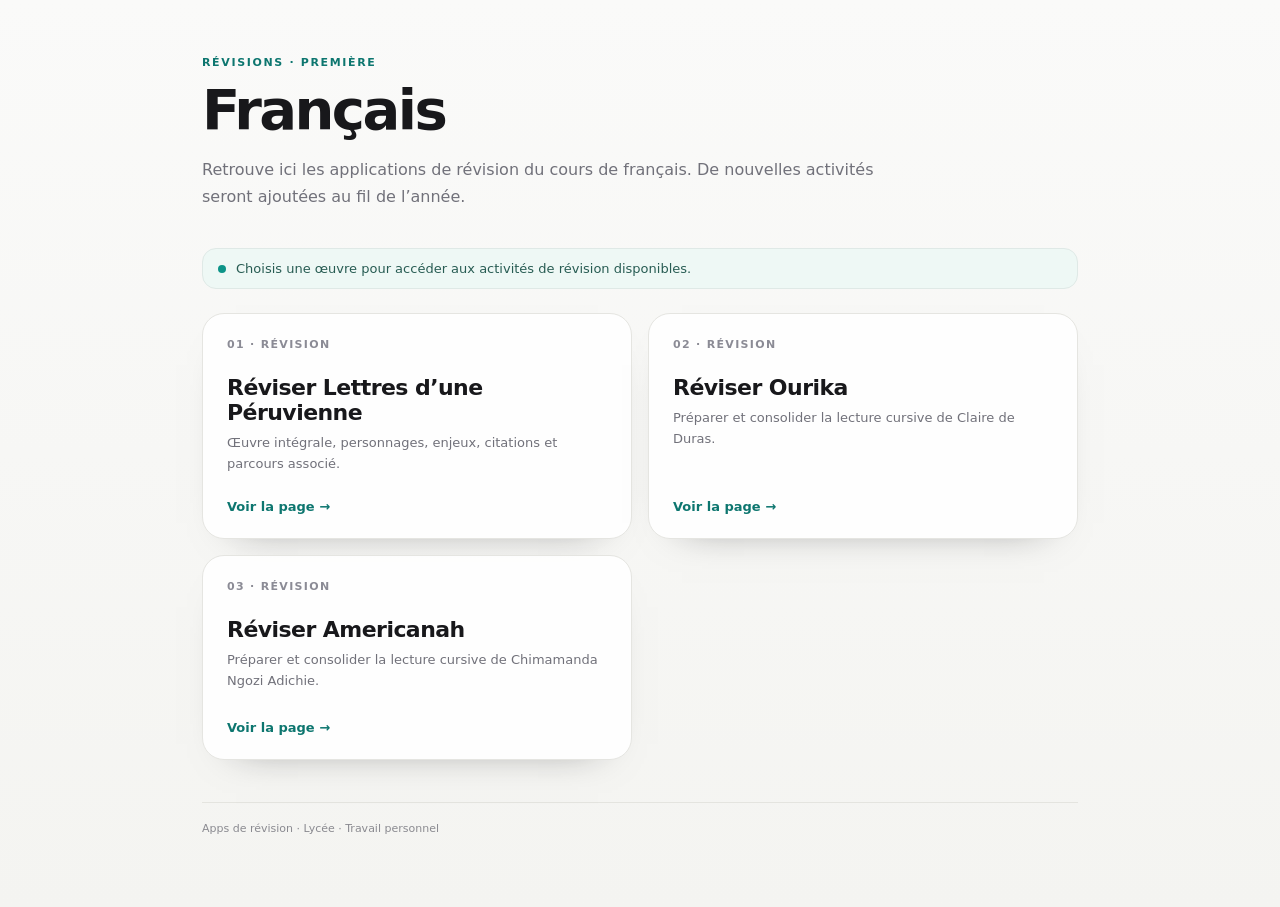
<file: fr/index.html>
<!doctype html><html lang="fr"><head><meta charset="utf-8"><meta name="viewport" content="width=device-width,initial-scale=1"><meta name="theme-color" content="#fafaf9"><title>Français · Apps de révision</title><link rel="stylesheet" href="../shared/catalog.css"></head><body><main class="catalog-shell"><p class="eyebrow">Révisions · Première</p><h1>Français</h1><p class="lead">Retrouve ici les applications de révision du cours de français. De nouvelles activités seront ajoutées au fil de l’année.</p><div class="banner"><span class="dot"></span>Choisis une œuvre pour accéder aux activités de révision disponibles.</div><section class="grid"><a class="card" href="./lettres-peruvienne/"><span class="num">01 · Révision</span><h2>Réviser Lettres d’une Péruvienne</h2><p>Œuvre intégrale, personnages, enjeux, citations et parcours associé.</p><span class="cta">Voir la page →</span></a><a class="card" href="./ourika/"><span class="num">02 · Révision</span><h2>Réviser Ourika</h2><p>Préparer et consolider la lecture cursive de Claire de Duras.</p><span class="cta">Voir la page →</span></a><a class="card" href="./americanah/"><span class="num">03 · Révision</span><h2>Réviser Americanah</h2><p>Préparer et consolider la lecture cursive de Chimamanda Ngozi Adichie.</p><span class="cta">Voir la page →</span></a></section><div class="footer">Apps de révision · Lycée · Travail personnel</div></main></body></html>
</file>
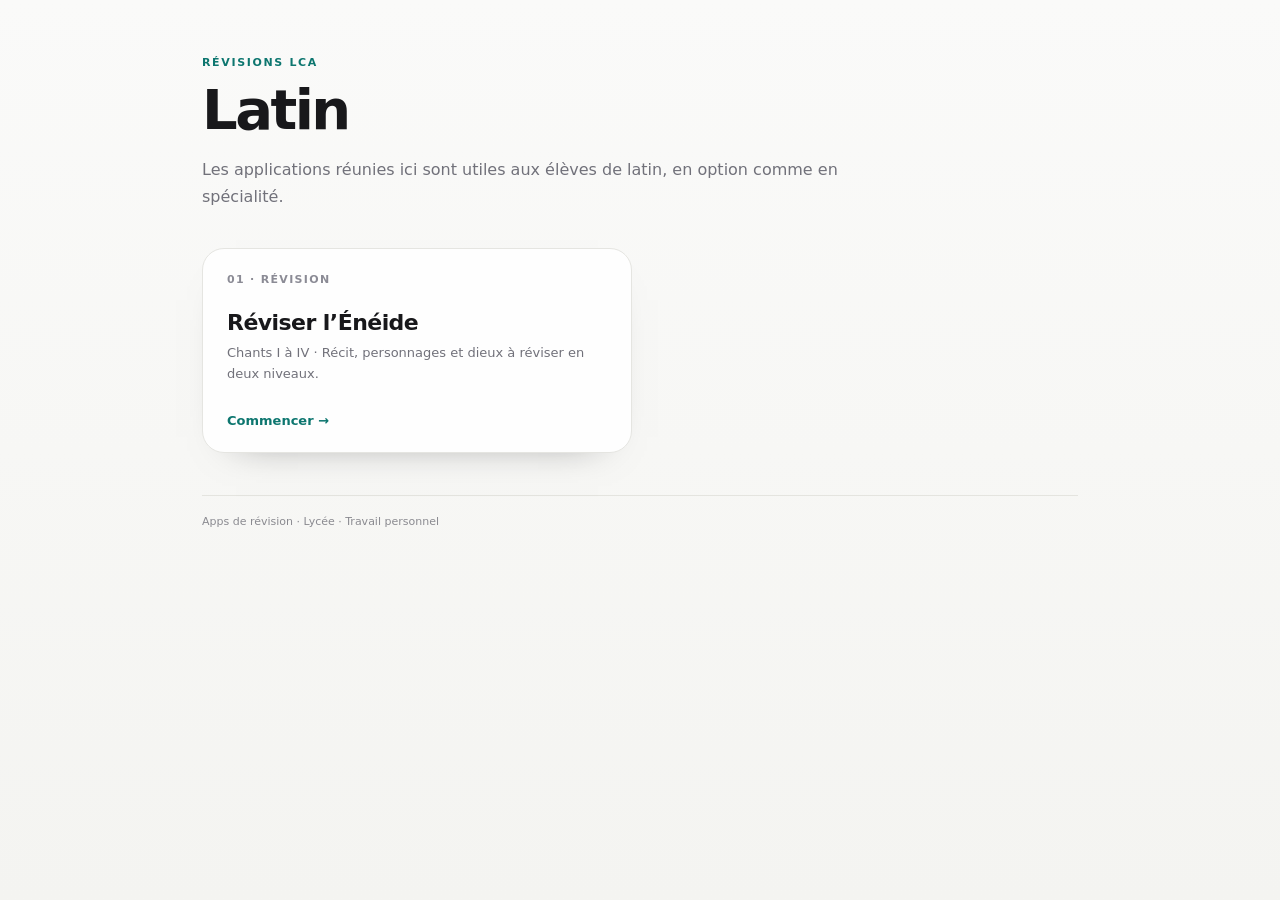
<file: latin/index.html>
<!doctype html>
<html lang="fr">
<head>
  <meta charset="utf-8">
  <meta name="viewport" content="width=device-width, initial-scale=1">
  <meta name="theme-color" content="#fafaf9">
  <title>Latin · Apps de révision</title>
  <link rel="stylesheet" href="../shared/catalog.css">
</head>
<body>
  <main class="catalog-shell">
    <p class="eyebrow">Révisions LCA</p>
    <h1>Latin</h1>
    <p class="lead">Les applications réunies ici sont utiles aux élèves de latin, en option comme en spécialité.</p>
    <section class="grid">
      <a class="card" href="./eneide/">
        <span class="num">01 · Révision</span>
        <h2>Réviser l’Énéide</h2>
        <p>Chants I à IV · Récit, personnages et dieux à réviser en deux niveaux.</p>
        <span class="cta">Commencer →</span>
      </a>
    </section>
    <div class="footer">Apps de révision · Lycée · Travail personnel</div>
  </main>
</body>
</html>
</file>
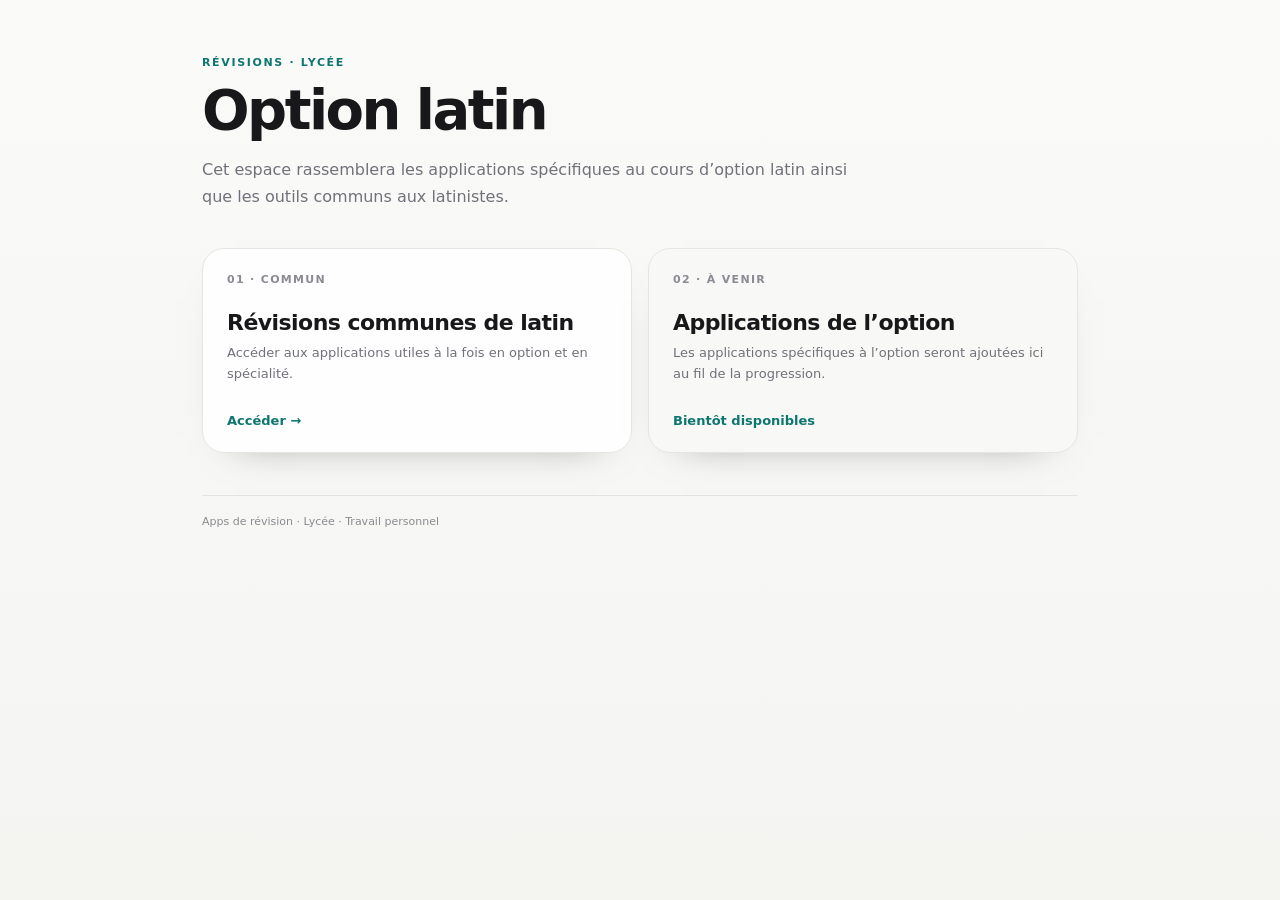
<file: option-latin/index.html>
<!doctype html><html lang="fr"><head><meta charset="utf-8"><meta name="viewport" content="width=device-width,initial-scale=1"><meta name="theme-color" content="#fafaf9"><title>Option latin · Apps de révision</title><link rel="stylesheet" href="../shared/catalog.css"></head><body><main class="catalog-shell"><p class="eyebrow">Révisions · Lycée</p><h1>Option latin</h1><p class="lead">Cet espace rassemblera les applications spécifiques au cours d’option latin ainsi que les outils communs aux latinistes.</p><section class="grid"><a class="card" href="../latin/"><span class="num">01 · Commun</span><h2>Révisions communes de latin</h2><p>Accéder aux applications utiles à la fois en option et en spécialité.</p><span class="cta">Accéder →</span></a><a class="card muted" href="#"><span class="num">02 · À venir</span><h2>Applications de l’option</h2><p>Les applications spécifiques à l’option seront ajoutées ici au fil de la progression.</p><span class="cta">Bientôt disponibles</span></a></section><div class="footer">Apps de révision · Lycée · Travail personnel</div></main></body></html>
</file>
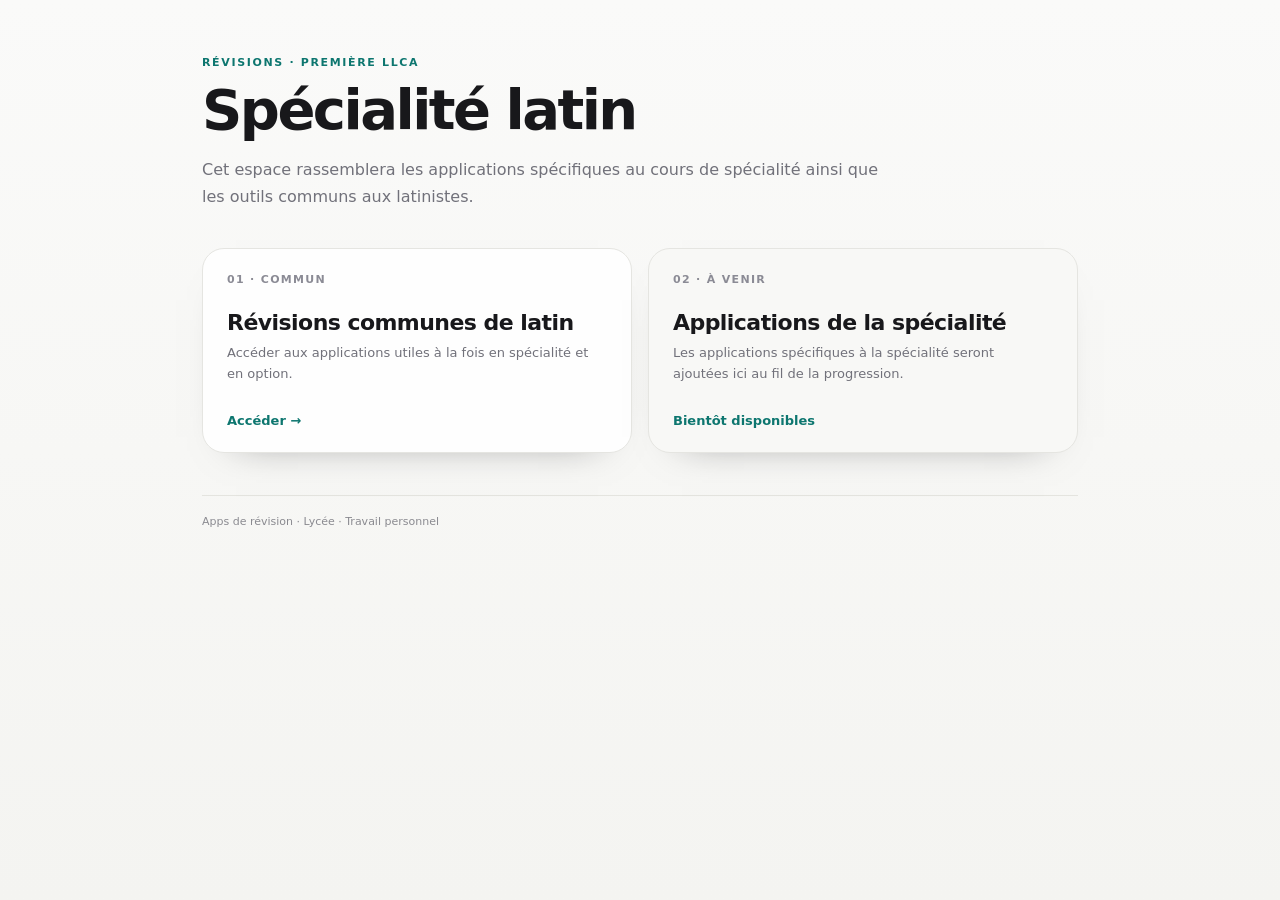
<file: spe-latin/index.html>
<!doctype html><html lang="fr"><head><meta charset="utf-8"><meta name="viewport" content="width=device-width,initial-scale=1"><meta name="theme-color" content="#fafaf9"><title>Spécialité latin · Apps de révision</title><link rel="stylesheet" href="../shared/catalog.css"></head><body><main class="catalog-shell"><p class="eyebrow">Révisions · Première LLCA</p><h1>Spécialité latin</h1><p class="lead">Cet espace rassemblera les applications spécifiques au cours de spécialité ainsi que les outils communs aux latinistes.</p><section class="grid"><a class="card" href="../latin/"><span class="num">01 · Commun</span><h2>Révisions communes de latin</h2><p>Accéder aux applications utiles à la fois en spécialité et en option.</p><span class="cta">Accéder →</span></a><a class="card muted" href="#"><span class="num">02 · À venir</span><h2>Applications de la spécialité</h2><p>Les applications spécifiques à la spécialité seront ajoutées ici au fil de la progression.</p><span class="cta">Bientôt disponibles</span></a></section><div class="footer">Apps de révision · Lycée · Travail personnel</div></main></body></html>
</file>
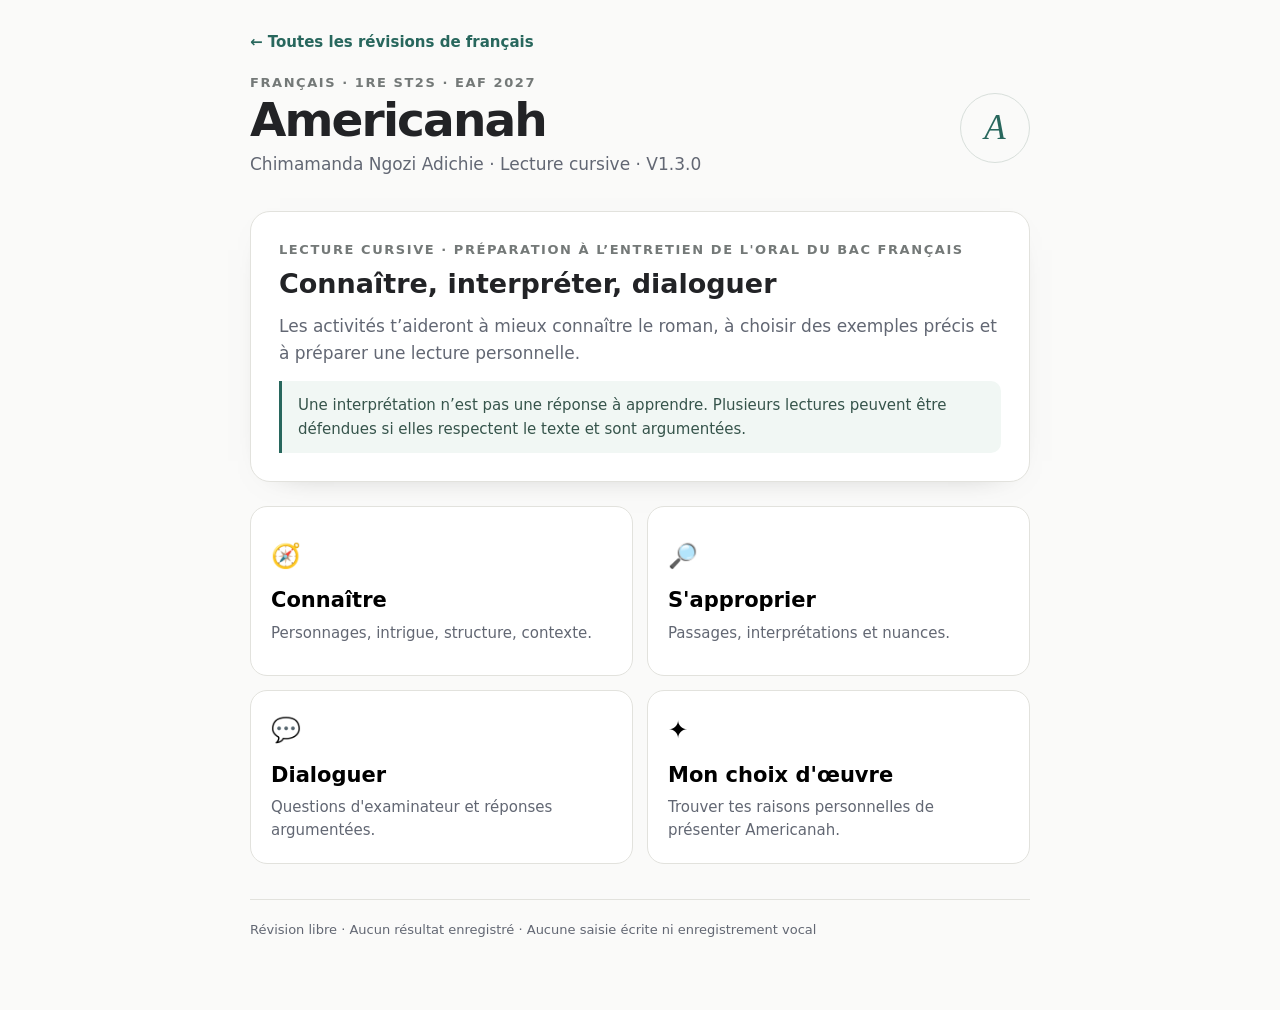
<file: fr/americanah/index.html>
<!doctype html>
<html lang="fr"><head><meta charset="utf-8"><meta name="viewport" content="width=device-width,initial-scale=1"><meta name="theme-color" content="#fafaf9">
<meta name="app-version" content="1.3.0">
<title>Americanah · Réviser et préparer l'entretien</title>
<link rel="stylesheet" href="../../shared/styles.css">
<style>
:root{--green:#28675d;--ink:#222326;--muted:#626773;--border:#e2e2dd;--cream:#fafaf9}
body{background:var(--cream);color:var(--ink);font-size:17px;line-height:1.6}.shell{max-width:820px;margin:0 auto;padding:28px 20px 70px}.back{font-size:15px;text-decoration:none;color:var(--green);font-weight:700}.heading{display:flex;justify-content:space-between;gap:16px;align-items:center;margin:18px 0 28px}.eyebrow{font-size:13px;letter-spacing:.12em;text-transform:uppercase;color:#747978;font-weight:800}.heading h1{font-size:clamp(34px,6vw,47px);margin:0;letter-spacing:-.04em;line-height:1.1}.heading p{margin:5px 0;color:var(--muted)}.mark{display:grid;place-items:center;width:70px;height:70px;border:1px solid #d8dfdb;border-radius:50%;font:italic 35px Georgia,serif;color:var(--green)}
.hero,.panel,.question,.result{background:white;border:1px solid var(--border);border-radius:20px;padding:28px;margin-bottom:20px;box-shadow:0 9px 35px -30px #6d6d6d}.hero h2{font-size:27px;margin:5px 0 12px;line-height:1.3}.hero p{margin:0 0 14px;color:var(--muted)}.principle{border-left:3px solid var(--green);padding:12px 16px;background:#f1f7f4;border-radius:0 10px 10px 0;font-size:15px;color:#36544b}.modules{display:grid;grid-template-columns:1fr 1fr;gap:14px;margin:24px 0}.module{border:1px solid var(--border);border-radius:17px;text-align:left;background:white;padding:20px;min-height:170px;cursor:pointer}.module:hover{border-color:var(--green);background:#fbfdfc}.module .sym{font-size:24px}.module strong{display:block;font-size:21px;margin:9px 0 4px}.module span:last-child{display:block;color:var(--muted);font-size:15px;line-height:1.55}
.small{font-size:14px;color:var(--muted)}.levels{display:flex;flex-wrap:wrap;gap:9px;margin:17px 0}.levels button{border:1px solid #daddd9;background:white;border-radius:30px;padding:10px 17px;color:var(--ink);font-size:15px;font-weight:700}.levels button.active{background:var(--green);border-color:var(--green);color:white}.top{display:flex;justify-content:space-between;gap:16px;align-items:center}.backbtn{border:0;background:transparent;color:var(--green);font-weight:800;padding:8px 0}.bar{height:8px;background:#e9efec;border-radius:10px;overflow:hidden;margin:20px 0}.bar div{height:100%;background:var(--green);transition:width .2s}.tags{display:flex;gap:6px;flex-wrap:wrap;margin-bottom:16px}.tag{font-size:12px;font-weight:750;text-transform:uppercase;letter-spacing:.04em;padding:5px 9px;border-radius:7px;color:#35685b;background:#eaf4ef}.question h2{font-size:23px;line-height:1.42;margin:0 0 22px}.choices{display:grid;gap:11px}.choices button{font:inherit;text-align:left;border:1px solid #dcdedc;background:#fdfdfc;padding:15px 17px;border-radius:12px;line-height:1.55;min-height:55px}.choices button.picked{background:#e7f3ee;border-color:#4e9b81}.choices button.good{background:#e4f8ea;border-color:#65ae7f}.choices button.wrong{background:#fff1ef;border-color:#d79c93}.choices button:disabled{color:inherit;opacity:1}.button{border:0;background:var(--green);color:white;padding:13px 20px;border-radius:30px;font-size:16px;font-weight:800;cursor:pointer}.button:disabled{opacity:.45;cursor:default}.action{margin-top:20px;display:flex;justify-content:flex-end}.feedback{padding:19px;margin-top:21px;border-radius:13px;background:#f3f8f5;border:1px solid #d8e9e0;font-size:16px;line-height:1.7}.error-explain{margin:10px 0 13px;padding:12px 14px;border-left:3px solid #c87f72;background:#fff6f3;border-radius:0 8px 8px 0}.core-explain{margin-top:8px}.feedback strong{display:block;margin-bottom:9px}.feedback .nuance{margin-top:14px;padding:12px;background:#fffdfa;border-left:3px solid #ac8e61}.ref{font-size:14px;color:#5e6469;margin-top:13px}.challenge{border:1px dashed #b5beae;border-radius:12px;padding:15px;background:#f8faf7;margin-bottom:20px}.challenge strong{display:block}.footer{border-top:1px solid var(--border);margin-top:35px;padding-top:20px;font-size:13px;color:var(--muted);display:flex;gap:15px;justify-content:space-between}.footer button{background:none;border:0;text-decoration:underline;color:var(--muted)}.result h2{font-size:26px}.result p{color:var(--muted)}.list{padding-left:20px}
@media(max-width:600px){.shell{padding:19px 14px 52px}.modules{grid-template-columns:1fr}.hero,.panel,.question,.result{padding:20px}.question h2{font-size:21px}.heading{margin-top:14px}.mark{width:52px;height:52px;font-size:27px}.top{align-items:flex-start}.footer{flex-direction:column}}
</style></head>
<body><main class="shell"><a class="back" href="../">← Toutes les révisions de français</a><header class="heading"><div><div class="eyebrow">Français · 1re ST2S · EAF 2027</div><h1>Americanah</h1><p>Chimamanda Ngozi Adichie · Lecture cursive · V1.3.0</p></div><span class="mark">A</span></header><div id="app"></div><footer class="footer"><span>Révision libre · Aucun résultat enregistré · Aucune saisie écrite ni enregistrement vocal</span></footer></main>
<script>
"use strict";
const DATA=[
["con","ess","CON","Qui est l’autrice d’Americanah ?",["Chimamanda Ngozi Adichie","Toni Morrison, romancière américaine récompensée par le prix Nobel de littérature","Buchi Emecheta","Chinua Achebe"],0,"Americanah est un roman de Chimamanda Ngozi Adichie, autrice nigériane ; l’édition française fournie est traduite par Anne Damour.","Édition fournie : couverture et page de titre.","","AM-C01",""],
["con","ess","CON","En quelle année Americanah paraît-il en langue originale ?",["1998","2006","2013","2020"],2,"La première publication du roman date de 2013. L’histoire met en scène des mobilités et des expériences sociales contemporaines.","Repère éditorial : première publication, 2013.","","AM-C02",""],
["con","ess","CON","Quels sont les deux parcours amoureux et migratoires au cœur du roman ?",["Ifemelu et Blaine","Ifemelu et Obinze","Tante Uju et Bartholomew","Ranyinudo et Don"],1,"Le récit suit Ifemelu aux États-Unis et Obinze au Royaume-Uni, tout en remontant à leur jeunesse au Nigeria et en racontant leurs retrouvailles.","Chapitres 2–8, 23–30, 42 et 51–55.","","AM-C03",""],
["con","ess","CON","Où se trouve Ifemelu lorsque débute le roman ?",["À Lagos, où elle prépare son départ pour les États-Unis","À Londres chez Obinze","À Nsukka chez ses parents","À Princeton, avant d’aller se faire tresser à Trenton"],3,"L’ouverture, située à Princeton puis à Trenton, précède un long retour en arrière. Ifemelu prépare son départ des États-Unis.","Chapitre 1, p. 13–24 de l’édition fournie.","","AM-C04",""],
["con","ess","CON","Pourquoi Ifemelu part-elle poursuivre ses études aux États-Unis ?",["Les grèves universitaires au Nigeria rendent ses études incertaines","Elle reçoit une bourse pour poursuivre ses études universitaires en France","Obinze s’installe déjà à New York","Ses parents l’envoient rejoindre son mari"],0,"Les grèves à l’université nigériane interrompent les études. Ifemelu part tenter de construire son avenir universitaire aux États-Unis.","Chapitres 7–10, notamment chapitre 8.","","AM-C05",""],
["con","ess","CON","Que subit Obinze au Royaume-Uni après l’échec de son mariage de régularisation ?",["Il obtient un nouveau visa de travail","Il obtient une place dans une université anglaise et régularise son séjour","Il est arrêté, détenu puis expulsé au Nigeria","Il rejoint Ifemelu à Princeton"],2,"Les agents d’immigration l’arrêtent au centre où il devait épouser Cleotilde ; son visa est expiré. Il passe par des centres de rétention avant son expulsion.","Chapitre 30, p. 410–420.","","AM-C06",""],
["con","ess","CON","Qui est Dike ?",["Le frère d’Obinze","Le fils de Tante Uju, qui grandit aux États-Unis","Le responsable de Raceteenth","Le mari de Ginika"],1,"Dike grandit aux États-Unis auprès de Tante Uju. Son expérience de l’identité et sa crise personnelle occupent une place majeure.","Chapitres 10–11, 41 et 43.","","AM-C07",""],
["con","ess","CON","Quel événement bouleverse Ifemelu à la fin de son séjour américain ?",["Blaine est arrêté à une manifestation","Tante Uju décide de rentrer au Nigeria","Curt ferme le blog d’Ifemelu","Dike fait une tentative de suicide"],3,"La nouvelle de la tentative de suicide de Dike conduit Ifemelu à le rejoindre et à s’interroger sur sa souffrance et les limites de son propre regard.","Chapitres 41 et 43, notamment p. 531 et suivantes.","","AM-C08",""],
["con","ess","CON","Quel rôle Wambui joue-t-elle dans la naissance du blog d’Ifemelu ?",["Elle encourage Ifemelu à transformer ses observations en billets publics","Elle finance le voyage de retour d’Ifemelu","Elle dirige une association de soutien aux blogueuses nigérianes revenues de l’étranger","Elle compose les billets à la place d’Ifemelu"],0,"Après avoir lu un long courriel d’Ifemelu, Wambui l’encourage à créer son propre blog pour faire entendre une voix critique à un public plus large.","Chapitre 31, p. 435–436 : courriel à Wambui et encouragement à créer un blog.","","AM-C09",""],
["con","ess","CON","Quelle évolution connaît l’écriture publique d’Ifemelu après son retour à Lagos ?",["Elle renonce pour toujours à écrire","Elle devient journaliste politique à Londres, où elle retrouve d'anciens étudiants","Elle lance un nouveau blog consacré à la vie nigériane","Elle publie seulement des lettres privées à Obinze"],2,"Après avoir travaillé dans un magazine féminin, Ifemelu quitte ce poste et lance un blog portant un regard ironique et critique sur Lagos et ses milieux sociaux.","Chapitres 45–50, particulièrement 49–50.","","AM-C10",""],
["con","ess","CON","Dans quel lieu Ifemelu et Obinze se retrouvent-ils après son retour au Nigeria ?",["À l’aéroport de Lagos","À la librairie-café Jazzhole","Au salon Mariama African Hair Braiding","Dans l’ancien lycée de Nsukka"],1,"Après un appel téléphonique, ils conviennent de se retrouver au Jazzhole. Le lieu des livres et de la conversation donne une portée symbolique aux retrouvailles.","Chapitre 51, p. 614–623.","","AM-C11",""],
["con","ess","CON","Sur quelle action se termine le roman ?",["Ifemelu quitte Lagos une nouvelle fois","Kosi demande le divorce devant la justice","Obinze repart vivre au Royaume-Uni","Ifemelu invite Obinze à entrer chez elle"],3,"Obinze revient vers Ifemelu et lui demande une chance ; l’invitation finale à entrer laisse ouverts leurs choix et leurs conséquences.","Chapitre 55, fin du roman.","","AM-C12",""],
["app","av","INT,REL","À quoi sert la scène du salon de coiffure dans la construction du récit ?",["Elle met en relation plusieurs expériences migratoires avant le retour d’Ifemelu","Elle montre que toutes les femmes africaines expatriées affrontent une situation identique","Elle livre une chronologie complète de la vie d’Obinze","Elle marque le moment où Ifemelu abandonne toute idée du Nigeria"],0,"Le salon de Trenton fait entendre plusieurs voix et sert de cadre au récit rétrospectif ; la coiffure, le travail, les pays d’origine et les jugements sociaux s’y croisent.","Chapitres 1, 3, 9, 18 et 41.","L’opinion d’Ifemelu ne résume pas celles des coiffeuses.","AM-A01",""],
["app","av","INT,REL","Que montre l’entretien professionnel où l’on conseille à Ifemelu de défriser ses cheveux ?",["Que son diplôme dépend de sa coiffure","Que le port de tresses soit systématiquement valorisé lors des recrutements","Que des normes d’apparence peuvent conditionner les chances professionnelles","Que la coiffure naturelle est interdite par une loi fédérale"],2,"Le conseil de défriser ses cheveux avant l’entretien montre comment des normes implicites de présentation peuvent devenir des obstacles ou des stratégies d’adaptation.","Chapitre 19, p. 304–307 : préparation de l’entretien à Baltimore et norme de coiffure professionnelle.","La critique vise la pression sociale, non les femmes qui choisissent de se défriser les cheveux.","AM-A02",""],
["app","av","INT,REL","Que révèle la décision d’Ifemelu de cesser de prendre un accent américain ?",["Elle prouve qu’Ifemelu ne comprend plus l’anglais parlé avec un accent nigérian","Un choix de moins se conformer aux attentes d’autrui","Une volonté de rompre avec les étudiants africains","Une preuve que tous les accents restent immuables"],1,"Ifemelu a appris à reproduire un accent américain crédible, puis décide de ne plus le faire : le récit interroge le désir de reconnaissance et l’affirmation de soi.","Chapitre 17, ouverture.","Changer d’accent peut aussi relever d’un choix pragmatique : le roman n’en fait pas une faute.","AM-A03",""],
["app","av","INT,REL","Comment comprendre la discussion universitaire sur une insulte raciale et son emploi dans un film ?",["Comme une résolution définitive des désaccords historiques opposant les étudiants","Comme une leçon affirmant que l’histoire n’a aucun rapport avec les mots","Comme une querelle uniquement personnelle sans enjeu historique","Comme un débat sur les mots, les voix qui les prononcent et la mémoire de l’esclavage"],3,"La discussion confronte plusieurs points de vue sur la représentation d’un terme raciste et sa charge historique. Elle éclaire le rapport d’Ifemelu à la société américaine.","Chapitre 14, p. 208–210.","Ne pas reproduire le terme injurieux comme s’il était neutre ; distinguer les positions exprimées dans le dialogue.","AM-A04","Le débat fait explicitement référence à la traite transatlantique et à ses héritages."],
["app","av","INT,REL","Pourquoi le travail précaire d’Ifemelu au début de son séjour est-il décisif ?",["Il rend concrètes sa vulnérabilité économique, sa honte et la rupture du lien avec Obinze","Il lui offre aussitôt un emploi très bien rémunéré et une indépendance sans difficulté","Il s’explique uniquement par son manque de diplômes","Il démontre qu’elle ne souhaite plus étudier"],0,"Au chapitre 15, la recherche d’un emploi et l’épisode humiliant chez un homme proposant un travail ambigu conduisent à une détresse profonde et à une rupture de communication avec Obinze.","Chapitres 13–16, particulièrement chapitre 15, p. 217 et suivantes.","Traiter cet épisode de vulnérabilité sexuelle sans faire porter la responsabilité de la situation à Ifemelu.","AM-A05",""],
["app","av","INT,REL","Que révèle le parcours d’Obinze au Royaume-Uni sur les migrations ?",["Que seuls les réfugiés de guerre souhaitent émigrer","Il prouve que les voyages vers l’Europe ne peuvent avoir que des causes économiques","Que le désir d’un avenir plus ouvert peut aussi conduire au départ","Que l’expulsion restaure immédiatement son bonheur"],2,"Obinze veut échapper à l’étroitesse de ses perspectives. Le récit souligne des migrations motivées aussi par le désir d’avoir des choix, et non uniquement par une catastrophe.","Chapitre 29, fin ; chapitre 30.","Les expériences migratoires sont diverses ; aucun personnage ne représente tous les migrants.","AM-A06",""],
["app","av","INT,REL","Pourquoi Ifemelu peut-elle se sentir à la fois proche et distante de Lagos à son retour ?",["Elle renonce à parler de son expérience américaine, qu’elle juge devenue sans importance","Son séjour américain transforme le regard qu’elle porte sur son pays","Les lieux sont restés rigoureusement inchangés","Elle souhaite revenir définitivement à Princeton dès le premier jour"],1,"Dans le retour à Lagos, la familiarité côtoie l’étonnement : Ifemelu remarque les bruits, les rapports sociaux, les habitudes et le regard qu’on lui renvoie.","Chapitre 44, premières impressions et échanges avec Ranyinudo.","Le retour n’est ni une réussite simple ni une désillusion totale.","AM-A07",""],
["app","av","INT,REL","Que met en évidence le Nigerpolitan Club ?",["Un dispositif qui regroupe tous les expatriés nigérians sans aucun jugement sur Lagos","Un mouvement de soutien au candidat Barack Obama","Un groupe d’anciens élèves du lycée d’Ifemelu","Les habitudes et les contradictions de Nigérians revenus de l’étranger"],3,"Le club réunit des personnes revenues vivre au Nigeria ; leurs jugements et leurs nostalgies permettent à Ifemelu d’exercer son ironie, sans s’exclure elle-même complètement de cette critique.","Chapitre 48 : réunion du Nigerpolitan Club ; chapitre 50, p. 605–606 : billet critique d’Ifemelu.","Le roman observe avec distance les nouveaux usages de son héroïne aussi bien que ceux du groupe.","AM-A08",""],
["app","av","INT,REL","Quel intérêt présente la construction du roman par retours en arrière et déplacements de point de vue ?",["Elle fait résonner le présent du retour avec les expériences passées d’Ifemelu et d’Obinze","Elle prouve que les deux personnages vivent constamment les mêmes expériences à l’étranger","Elle réduit le roman à un journal personnel daté","Elle écarte les épisodes qui se déroulent au Nigeria"],0,"La narration commence près du retour, remonte à l’adolescence et croise deux trajectoires migratoires ; les billets de blog y ajoutent une voix d’observation sociale.","Chapitres 1–2, 3–8, 23–30 et 44–55.","","AM-A09",""],
["app","av","INT,REL","Quelle nuance apporte le destin de Dike au tableau de l’immigration ?",["Il prouve que toute jeunesse américaine est heureuse","Il suggère que les jeunes Nigérians ont tous une relation aussi douloureuse à leurs origines","Il révèle la souffrance possible derrière une réussite matérielle apparente","Il confirme que l’appartenance se résume aux papiers d’identité"],2,"La tentative de suicide de Dike oblige à considérer ses expériences, ses silences et les jugements des adultes. La visite ultérieure au Nigeria nourrit ses questions d’appartenance.","Chapitres 41, 43 et 50.","Ne pas réduire une crise psychique à une cause unique ni suggérer que l’expatriation conduit nécessairement à celle-ci.","AM-A10",""],
["app","av","INT,REL","Quel rapprochement est le plus fécond avec Zilia dans les Lettres d’une Péruvienne ?",["Zilia et Ifemelu appartiennent à la même époque historique et écrivent dans la même forme","Le regard décentré révèle des habitudes sociales que d’autres ne questionnent pas","Les deux intrigues s’achèvent sur le même mariage","Les deux textes ont la forme d’un blog contemporain"],1,"Zilia observe la France ; Ifemelu examine les États-Unis puis le Nigeria. Le décentrement peut dévoiler des normes implicites, mais les œuvres appartiennent à des époques et à des formes différentes.","Adichie, chapitres 14, 17 et 44 ; Graffigny, lettres étudiées en classe.","La comparaison est un outil de lecture, pas une justification obligatoire du choix de l’œuvre.","AM-A11",""],
["app","av","INT,REL","Comment Americanah éclaire-t-il le parcours « Un nouvel univers s’est offert à mes yeux » ?",["Il prouve que les deux héroïnes ne rencontrent que des sociétés entièrement étrangères à elles","Il impose de ne parler que de voyages géographiques","Il fait disparaître tout attachement au pays d’origine","La découverte de l’ailleurs modifie aussi le regard porté sur soi et sur son pays"],3,"Ifemelu découvre aux États-Unis des codes qu’elle n’avait pas nommés auparavant ; son retour transforme ensuite la manière dont elle voit Lagos. Le « nouvel univers » est aussi social et intérieur.","Chapitres 14–17, 44 et 51.","Il faut marquer la distance entre le contexte de Graffigny et celui d’Adichie.","AM-A12",""],
["dia","av","DIA,ILL","Examinateur : « Pourquoi avoir choisi le chapitre 15 comme passage décisif ? »",["« Il relie précarité, humiliation et rupture de la communication avec Obinze. »","« Il montre qu’Ifemelu parvient alors à obtenir un emploi stable, grâce à son diplôme américain. »","« Il raconte l’arrestation d’Obinze pendant son mariage. »","« Il explique principalement la réussite du blog à Lagos. »"],0,"Une justification solide identifie les conséquences de l’épisode sur la vie intérieure d’Ifemelu et son lien avec Obinze ; d’autres passages peuvent bien sûr être défendus.","Chapitre 15, p. 217 et suivantes.","Le choix d’un passage est personnel : on évalue la qualité de son explication.","AM-D01",""],
["dia","av","DIA,ILL","Examinateur : « Le blog d’Ifemelu exprime-t-il directement la pensée d’Adichie ? »",["« Oui, chaque billet du roman est une déclaration autobiographique directe de l’autrice. »","« Non, les billets n’ont aucun rapport avec l’intrigue. »","« C’est une voix fictive critique, intégrée à une construction romanesque. »","« Oui, chaque billet expose une vérité historique incontestable. »"],2,"Il faut distinguer la voix du personnage et celle de l’autrice, même quand le roman met en scène un discours engagé et ironique.","Chapitres 1 et 31 ; billets de Raceteenth dans le roman.","","AM-D02",""],
["dia","av","DIA,ILL","Examinateur : « Ifemelu juge-t-elle uniquement la société américaine ? »",["« Oui, car elle estime que Lagos ne connaît aucune inégalité. »","« Non, elle observe aussi les codes de Lagos et ses propres contradictions. »","« Oui, elle refuse toute critique de son milieu d’origine. »","« Non, mais Lagos et les États-Unis sont décrits comme deux sociétés parfaitement identiques. »"],1,"Au retour, le regard critique se déplace vers Lagos, ses milieux aisés, les médias et les groupes de « retours » ; l’ironie peut également atteindre Ifemelu.","Chapitres 44, 48–50.","Distinguer la voix d’Ifemelu des jugements définitifs qu’on pourrait attribuer à l’ensemble du roman.","AM-D03",""],
["dia","av","DIA,ILL","Examinateur : « Que nous apprend l’épisode de l’arrestation d’Obinze ? »",["« Cette scène montre qu’un mariage suffit toujours à garantir le droit au séjour britannique. »","« Il montre que le Nigeria ne joue plus aucun rôle dans sa vie. »","« Il signifie que tous les migrants sont condamnés à la détention. »","« Il donne à voir concrètement la perte de liberté et la violence de l’expulsion. »"],3,"Le texte insiste sur les menottes, la cellule, le regard des autres et l’effacement de la dignité. Ces détails donnent chair à un statut administratif.","Chapitre 30, p. 410–420.","Cette situation particulière ne doit pas être généralisée.","AM-D04",""],
["dia","av","DIA,ILL","Examinateur : « Le roman est-il seulement une histoire d’amour ? »",["« L’amour est central, mais s’inscrit dans les tensions de classe, de race et de migration. »","« Oui, leurs histoires de migration n’affectent jamais leurs relations amoureuses ni leurs choix. »","« Non, Ifemelu et Obinze ne se sont jamais aimés. »","« Oui, les billets de blog racontent uniquement leur relation. »"],0,"Le roman associe les retrouvailles amoureuses aux transformations sociales des personnages et à leurs responsabilités envers d’autres personnes, en particulier Kosi et Buchi.","Chapitres 4–8 et 51–55.","Une lecture personnelle peut faire de l’amour son fil directeur sans effacer le reste du roman.","AM-D05",""],
["dia","av","DIA,ILL","Examinateur : « Que peut-on dire de la dernière scène sans prétendre tout résoudre ? »",["« La dernière scène signifie que le mariage d’Obinze avec Kosi et sa paternité n’ont plus d’importance. »","« Elle prouve qu’Ifemelu souhaite retourner vivre à Princeton. »","« Elle laisse entrevoir une reprise possible, sans supprimer les conséquences des choix. »","« Elle montre que le narrateur abandonne définitivement Ifemelu. »"],2,"L’invitation finale constitue un geste d’ouverture. Elle ne fournit ni bilan moral simpliste ni solution explicite à toutes les tensions du couple et de la famille.","Chapitre 55, dernières pages.","Une autre lecture du dénouement reste recevable si elle prend appui sur le texte.","AM-D06",""],
["choix","av","PRE,JUS","Quelle manière de justifier son choix d’Americanah est la plus convaincante ?",["« Le livre est plus long que les autres romans, ce qui garantit qu'il est supérieur aux autres œuvres. »","« Un épisode sur les cheveux m’a marqué et je peux expliquer pourquoi. »","« Le professeur a proposé ce titre, cela suffit à expliquer mon choix. »","« Tout élève doit ressentir la même chose devant ce roman. »"],1,"À l’oral, une raison personnelle gagne en force lorsqu’elle s’appuie sur une scène précise et explique un effet de lecture.","Chapitres 1 et 19, ou autre épisode choisi.","La scène et la réaction sont libres : ce n’est qu’un exemple de justification recevable.","AM-P01",""],
["choix","av","PRE,JUS","Comment dépasser le résumé si l’on a été frappé par l’histoire de Dike ?",["« Redire tous les événements du récit sans commenter. »","« En affirmant que son histoire suffit à expliquer de la même façon toutes les situations de migration. »","« Transformer son histoire en un diagnostic médical certain. »","« Expliquer ce que cet épisode m’a fait comprendre, en m’appuyant sur le texte. »"],3,"On peut évoquer une émotion, une interrogation ou un désaccord en indiquant ce qui, dans le récit, l’a suscité. Ce n’est pas une réponse personnelle imposée.","Chapitres 41, 43 et 50.","Éviter les conclusions générales hâtives et les diagnostics sur un personnage.","AM-P02",""],
["choix","av","PRE,JUS","Quelle présentation orale situe correctement le roman ?",["« Adichie publie en 2013 un roman centré sur Ifemelu, Obinze et l’expérience du départ et du retour. »","« Adichie écrit au XVIIIe siècle une correspondance entre deux Péruviens. »","« Americanah est un roman autobiographique de 2013 consacré exclusivement aux années anglaises d’Obinze. »","« Le livre paraît au XIXe siècle et se déroule uniquement au Royaume-Uni. »"],0,"Une introduction brève peut associer autrice, date, personnages, lieux et enjeux, puis ouvrir sur une raison personnelle de choisir l’œuvre.","Repères éditoriaux ; chapitres 1–2 et 55.","La présentation n’a pas à être apprise mot pour mot.","AM-P03",""],
["choix","av","PRE,JUS","Comment défendre une interprétation personnelle sans la présenter comme obligatoire ?",["« En expliquant que tous les lecteurs qui interprètent cet épisode autrement se trompent nécessairement. »","« En préférant un jugement général à tout exemple. »","« En reliant mon point de vue à un passage et en acceptant une autre lecture argumentée. »","« En citant uniquement la quatrième de couverture. »"],2,"L’entretien demande de construire et d’approfondir une réflexion : un avis est défendable lorsqu’il se fonde sur le roman et peut répondre à une objection.","Passage librement choisi dans Americanah.","Le sujet choisi, l’émotion ressentie et l’interprétation ne sont pas imposés.","AM-P04",""]
];
const CONTEXTE={};
const FEEDBACK_ERREUR={"AM-A01":{"1":"Cette proposition gomme les différences entre les coiffeuses et leurs parcours. Le salon fait justement entendre plusieurs expériences.","2":"Le salon cadre surtout l’histoire d’Ifemelu et les voix des migrantes ; il ne retrace pas toute la vie d’Obinze.","3":"Ifemelu se prépare à retourner au Nigeria : cette scène exprime un lien complexe avec son pays, non un abandon."},"AM-A02":{"0":"Le diplôme d’Ifemelu ne dépend pas de sa coiffure. C’est l’image jugée « professionnelle » lors d’un recrutement qui pose problème.","1":"Le conseil reçu conduit au contraire à modifier ses cheveux pour se conformer à une norme d’entretien.","3":"Le roman décrit une attente sociale, non une interdiction légale des cheveux naturels."},"AM-A03":{"0":"Ifemelu comprend l’anglais nigérian ; elle cesse volontairement d’imiter un accent américain, sans perdre sa compréhension de la langue.","2":"Elle ne rompt pas avec les étudiants africains : la question est la manière de parler face aux attentes américaines.","3":"L’accent d’Ifemelu a justement changé. Le récit interroge le choix de l’adopter puis d’y renoncer."},"AM-A04":{"0":"Le cours confronte des désaccords qui restent vifs : il ne débouche pas sur une réconciliation définitive.","1":"Le débat rattache explicitement le mot à une mémoire historique et à la traite transatlantique.","2":"La discussion dépasse les susceptibilités individuelles : elle concerne aussi la représentation de l’histoire et les rapports raciaux."},"AM-A05":{"1":"Cette proposition inverse les faits : la recherche d’emploi est éprouvante et s’accompagne d’une grande précarité.","2":"La difficulté ne tient pas uniquement à ses diplômes : l’argent, le statut et la vulnérabilité face à des employeurs comptent aussi.","3":"Ifemelu souhaite continuer ses études ; c’est précisément son manque de moyens qui la conduit à chercher du travail."},"AM-A06":{"0":"Le texte souligne que l’on peut vouloir partir sans fuir la guerre ou la famine : le manque de perspectives peut aussi peser.","1":"Réduire toute migration à une seule cause économique efface le besoin de choix et l’horizon personnel évoqués par Obinze.","3":"L’expulsion est vécue comme une humiliation et une perte de liberté, et non comme une guérison immédiate."},"AM-A07":{"0":"L’expérience américaine reste présente dans ses comparaisons et son regard critique sur Lagos : elle ne disparaît pas à son retour.","2":"Lagos a changé, et surtout Ifemelu ne regarde plus les lieux et les habitudes de la même manière.","3":"Le retour suscite des tensions et des surprises, mais il ne provoque pas ce projet immédiat de retour définitif à Princeton."},"AM-A08":{"0":"Les membres du club portent justement des jugements sur Lagos et leurs habitudes de retour ne sont pas toutes identiques.","1":"Le Nigerpolitan Club réunit des Nigérians revenus de l’étranger ; ce n’est pas un mouvement électoral américain.","2":"Le point commun de ses membres est leur retour de l’étranger, non leur appartenance à un ancien lycée."},"AM-A09":{"1":"Les trajectoires d’Ifemelu et d’Obinze sont mises en relation pour faire apparaître aussi leurs différences.","2":"Le roman n’est pas un journal daté : il joue sur plusieurs temporalités et intègre des billets de blog.","3":"De nombreux épisodes ont lieu au Nigeria, avant les départs puis après les retours : ils structurent le récit."},"AM-A10":{"0":"Le roman montre qu’une vie apparemment favorisée peut coexister avec une souffrance profonde.","1":"Il serait abusif d’étendre l’expérience singulière de Dike à tous les jeunes Nigérians.","3":"Les papiers ne suffisent pas à définir l’appartenance : le vécu, le regard des autres et l’histoire familiale comptent aussi."},"AM-A11":{"0":"Zilia et Ifemelu appartiennent à des siècles différents ; leur récit emprunte aussi des formes distinctes, lettres et blog.","2":"Les dénouements des deux œuvres ne se confondent pas et ne consistent pas en un même mariage.","3":"Seule Ifemelu écrit un blog : Zilia s’exprime dans un roman épistolaire du XVIIIe siècle."},"AM-A12":{"0":"Ifemelu redécouvre aussi son propre pays. Le « nouvel univers » ne se réduit donc pas à une société totalement étrangère.","1":"Le parcours peut concerner une transformation du regard et de l’identité, pas seulement une découverte géographique.","2":"Le voyage et le retour n’effacent pas l’attachement d’Ifemelu au Nigeria ; ils contribuent à le transformer."},"AM-D01":{"1":"Au chapitre 15, Ifemelu ne décroche pas encore l’emploi stable évoqué. L’épisode met en scène sa précarité.","2":"L’arrestation d’Obinze appartient au chapitre 30, pas à la crise d’Ifemelu au chapitre 15.","3":"Le chapitre 15 précède la naissance du blog et concerne surtout sa vulnérabilité et sa relation avec Obinze."},"AM-D02":{"0":"La voix du blog est celle d’un personnage de fiction. Il ne suffit pas de lire un billet pour l’attribuer directement à l’autrice.","1":"Les billets commentent des expériences qui traversent l’intrigue et participent à la caractérisation d’Ifemelu.","3":"Ces billets présentent un point de vue souvent ironique et discutable, non une vérité historique infaillible."},"AM-D03":{"0":"Au retour, Ifemelu critique aussi les inégalités et les codes sociaux de Lagos.","2":"Sa critique s’étend justement à son milieu d’origine, ainsi qu’à certains de ses propres comportements.","3":"Dénoncer des mécanismes similaires ne signifie pas que Lagos et les États-Unis sont des sociétés identiques."},"AM-D04":{"0":"Obinze est arrêté avant la cérémonie : le mariage envisagé ne lui garantit aucun droit au séjour.","1":"Ses souvenirs du Nigeria, de sa mère et d’Ifemelu traversent l’épisode de détention.","2":"L’épisode illustre la situation d’Obinze : le transformer en règle universelle sur tous les migrants serait injustifié."},"AM-D05":{"1":"L’éloignement, le travail et le contexte social transforment profondément le lien entre Ifemelu et Obinze.","2":"Leur attachement est le fil conducteur du roman : nier tout amour contredit de nombreux épisodes.","3":"Les billets commentent surtout les rapports raciaux et sociaux ; ils ne racontent pas uniquement la vie du couple."},"AM-D06":{"0":"L’ouverture finale n’annule ni l’existence de Kosi et Buchi ni les responsabilités d’Obinze.","1":"Ifemelu est à Lagos lors de la dernière scène ; rien n’y annonce un retour à Princeton.","3":"La dernière scène accorde au contraire une place déterminante à l’invitation adressée par Ifemelu à Obinze."},"AM-P01":{"0":"La longueur d’un roman n’est pas un argument suffisant pour justifier une lecture personnelle.","2":"Une recommandation du professeur n’explique pas ce qui t’a personnellement marqué dans l’œuvre.","3":"Le choix d’une œuvre repose sur une expérience de lecture singulière : tous les élèves n’ont pas à ressentir la même chose."},"AM-P02":{"0":"Le résumé restitue les faits, mais pas ce que l’épisode t’a fait comprendre, ressentir ou questionner.","1":"Dike est un personnage singulier : son histoire ne peut expliquer toutes les expériences migratoires.","2":"À l’oral littéraire, on interprète le récit sans poser de diagnostic médical certain sur un personnage."},"AM-P03":{"1":"Tu confonds l’autrice et le contexte d’Americanah avec un roman des Lumières. Adichie publie au XXIe siècle.","2":"Americanah est une fiction qui ne se limite ni à Obinze ni à son séjour britannique.","3":"Le roman paraît en 2013 et se déroule notamment au Nigeria, aux États-Unis et au Royaume-Uni."},"AM-P04":{"0":"Une lecture personnelle peut être solide sans prétendre exclure toute autre interprétation appuyée sur le texte.","1":"Un jugement général sans passage précis est difficile à défendre lorsque l’examinateur demande une justification.","3":"La quatrième de couverture situe le roman, mais elle ne remplace ni ta lecture ni un exemple précis."}};
const MODULES={con:["🧭","Connaître","Personnages, intrigue, structure, contexte."],app:["🔎","S'approprier","Passages, interprétations et nuances."],dia:["💬","Dialoguer","Questions d'examinateur et réponses argumentées."],choix:["✦","Mon choix d'œuvre","Trouver tes raisons personnelles de présenter Americanah."]};
const app=document.getElementById("app");
let module=null,pos=0,selected=[],validated=false,optionOrders={};
function shuffledOrder(n){const a=Array.from({length:n},(_,i)=>i);for(let i=a.length-1;i>0;i--){const j=Math.floor(Math.random()*(i+1));[a[i],a[j]]=[a[j],a[i]]}return a}
function orderForQuestion(index,n){return optionOrders[index]||(optionOrders[index]=shuffledOrder(n))}
function esc(s){return String(s).replace(/[&<>"']/g,c=>({"&":"&amp;","<":"&lt;",">":"&gt;",'"':"&quot;","'":"&#39;"}[c]))}
function home(){module=null;window.scrollTo(0,0);render()}
function start(m){module=m;pos=0;selected=[];validated=false;optionOrders={};window.scrollTo(0,0);render()}
function items(){return DATA.map((d,i)=>({d,i})).filter(x=>x.d[0]===module)}
function pick(i){if(validated)return;selected=[i];render()}
function correct(){return selected[0]===items()[pos].d[5]}
function validate(){if(!selected.length||validated)return;validated=true;render()}
function next(){if(pos+1>=items().length){pos=items().length;render();return}pos++;selected=[];validated=false;render()}
function render(){
if(!module){
app.innerHTML='<section class="hero"><div class="eyebrow">Lecture cursive · Préparation à l’entretien de l&#39;oral du bac français</div><h2>Connaître, interpréter, dialoguer</h2><p>Les activités t’aideront à mieux connaître le roman, à choisir des exemples précis et à préparer une lecture personnelle.</p><div class="principle">Une interprétation n’est pas une réponse à apprendre. Plusieurs lectures peuvent être défendues si elles respectent le texte et sont argumentées.</div></section><section class="modules">'+Object.entries(MODULES).map(([k,m])=>'<button class="module" data-module="'+k+'"><span class="sym">'+m[0]+'</span><strong>'+esc(m[1])+'</strong><span>'+esc(m[2])+'</span></button>').join('')+'</section>';
app.querySelectorAll("[data-module]").forEach(b=>b.onclick=()=>start(b.dataset.module));return}
const its=items();if(pos>=its.length){app.innerHTML='<section class="result"><div class="eyebrow">Activité terminée</div><h2>'+esc(MODULES[module][1])+'</h2><p>Tu as terminé les questions de cette activité. Tu peux revoir les passages cités dans les corrections, puis reprendre les questions librement.</p><button class="button" id="return">Retour aux activités</button></section>';document.getElementById("return").onclick=home;return}
const d=its[pos].d, ok=validated?correct():null, interpr=module!=="con", contexte=d[10], displayOrder=orderForQuestion(d[9],d[4].length);const ref=d[7], erreur=validated&&!ok?FEEDBACK_ERREUR[d[9]]?.[selected[0]]:null, nuance=d[8]||"Cette réponse est une piste possible mais pas une formulation obligatoire. D'autres lectures argumentées peuvent être recevables.";
app.innerHTML='<div class="top"><button class="backbtn" id="return">← Activités</button><span class="small">'+esc(MODULES[module][1])+' · '+(pos+1)+' / '+its.length+'</span></div><section class="question">'+(module==="dia"?'<div class="challenge"><strong>Mode défi</strong>Avant de regarder les propositions, imagine ce que tu pourrais répondre. Les choix servent ensuite à comparer des stratégies d’argumentation.</div>':'')+'<h2>'+esc(d[3])+'</h2><div class="choices">'+displayOrder.map(i=>'<button data-choice="'+i+'" class="'+(validated&&i===d[5]?'good':validated&&selected[0]===i?'wrong':selected[0]===i?'picked':'')+'" '+(validated?'disabled':'')+'>'+esc(d[4][i])+'</button>').join('')+'</div>'+(validated?'<div class="feedback"><strong>'+(ok?'✓ Bonne réponse':'À reprendre')+'</strong>'+(erreur?'<div class="error-explain">'+esc(erreur)+'</div>':'')+'<div class="core-explain">'+esc(d[6])+'</div>'+(interpr?'<div class="nuance">'+esc(nuance)+'</div>':'')+(contexte?'<div class="nuance"><strong>Repère de contexte</strong><div>'+esc(contexte)+'</div></div>':'')+'<div class="ref">Repère textuel : '+esc(ref)+'</div></div>':'')+'<div class="action"><button class="button" id="action" '+(!validated&&!selected.length?'disabled':'')+'>'+(validated?(pos+1===its.length?'Terminer l’activité':'Question suivante →'):'Valider ma réponse')+'</button></div></section>';
document.getElementById("return").onclick=home;
app.querySelectorAll("[data-choice]").forEach(b=>b.onclick=()=>pick(Number(b.dataset.choice)));
document.getElementById("action").onclick=validated?next:validate;
}
render();
</script></body></html>
</file>
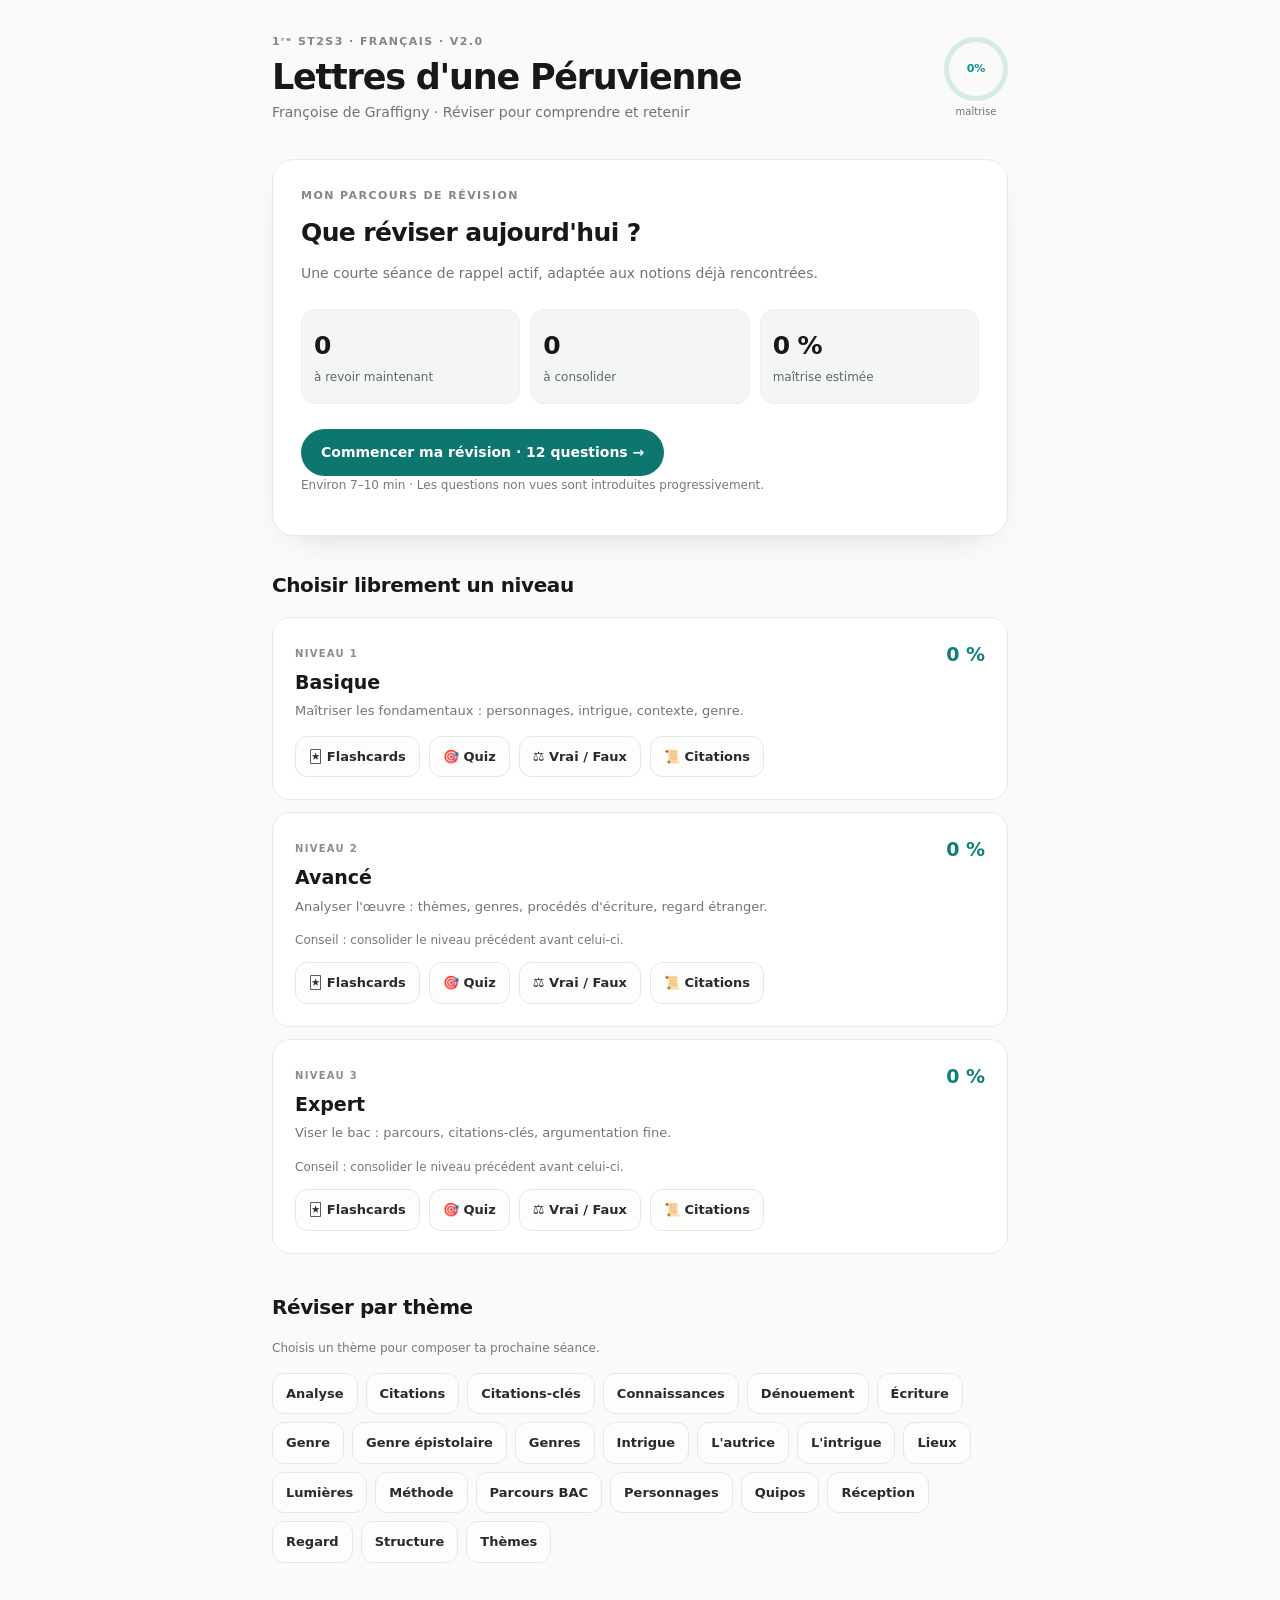
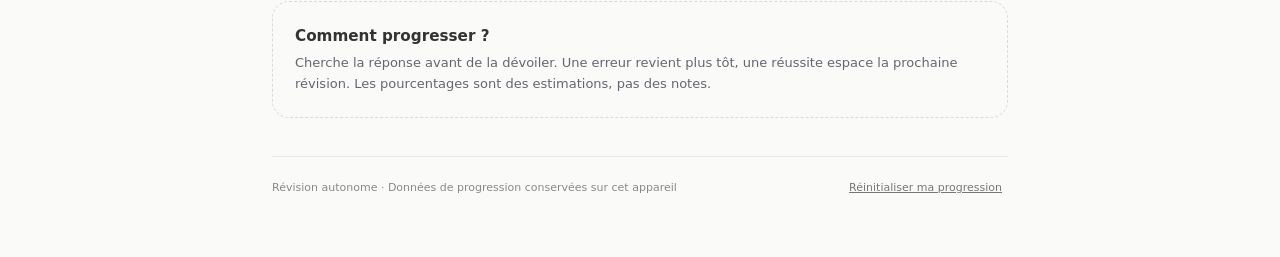
<file: fr/graffigny/index.html>
<!doctype html>
<html lang="fr">
<head>
<meta charset="utf-8">
<meta name="viewport" content="width=device-width, initial-scale=1">
<meta name="theme-color" content="#fafaf9">
<title>Lettres d'une Péruvienne · Révision V2</title>
<link rel="stylesheet" href="../../shared/styles.css?v=2.0.1">
</head>
<body>
<div id="root"></div>
<div id="fallback" style="font:16px system-ui;margin:60px auto;max-width:550px;padding:20px">Chargement de l'application… Si ce message persiste, vérifie que JavaScript est activé.</div>
<script>
/* ============ MESURE D'AUDIENCE (Google Apps Script) ============
   Les événements (ouverture, module, score) partent vers la feuille
   de suivi associée à cette app. */
const TRACK_URL = "https://script.google.com/macros/s/AKfycbyM5Eaz4lLDmbVEWX0GcjTTL1NtMWAm9NEw7c-Ifyg6MsdFco0TQ0Duuehc2-dZNSGErA/exec";

/* Identifiant visiteur pseudonymisé : généré une fois par navigateur.
   Aucune donnée nominative n'est collectée ; l'identifiant sert uniquement
   à distinguer les sessions dans la feuille de suivi. */
function getUid() {
  try {
    let uid = window.localStorage.getItem("graffigny-uid");
    if (!uid) {
      uid = "u-" + Math.random().toString(36).slice(2, 10) + "-" + Date.now().toString(36);
      window.localStorage.setItem("graffigny-uid", uid);
    }
    return uid;
  } catch (err) { return "anonyme"; }
}

/* Type d'appareil : lu depuis le "user agent" du navigateur (type · OS · navigateur). */
function getDevice() {
  const ua = navigator.userAgent || "";
  const isTablet = /iPad|Tablet|Nexus (?:7|9|10)/i.test(ua) || (/Android/i.test(ua) && !/Mobile/i.test(ua));
  const isPhone = /iPhone|iPod|Windows Phone/i.test(ua) || (/Android/i.test(ua) && /Mobile/i.test(ua));
  const os = /iPhone|iPod|iPad/i.test(ua) ? "iOS" : /Android/i.test(ua) ? "Android" : /Windows/i.test(ua) ? "Windows" : /Mac/i.test(ua) ? "macOS" : /Linux/i.test(ua) ? "Linux" : "OS ?";
  const browser = /Edg\//i.test(ua) ? "Edge" : /OPR|Opera/i.test(ua) ? "Opera" : /Firefox/i.test(ua) ? "Firefox" : /Chrome/i.test(ua) ? "Chrome" : /Safari/i.test(ua) ? "Safari" : "navigateur ?";
  const type = isTablet ? "Tablette" : isPhone ? "Mobile" : "Ordinateur";
  return type + " · " + os + " · " + browser;
}

/* Nom de l'app, déduit de son URL : https://pseudo.github.io/test-app/ → "test-app",
   https://pseudo.github.io/latin/révision-mythologie/ → "latin_revision-mythologie".
   Les accents et caractères spéciaux sont neutralisés (noms d'onglet Sheets sûrs). */
function getAppName() {
  try {
    let p = window.location.pathname.replace(/^\/+/, "").replace(/\/+$/, "");
    if (!p) return "defaut";
    p = p.split("/").join("_").normalize("NFD").replace(/[\u0300-\u036f]/g, "");
    p = p.replace(/[^A-Za-z0-9_\-]/g, "-").replace(/\-{2,}/g, "-");
    return p.slice(0, 90) || "defaut";
  } catch (err) { return "defaut"; }
}

function track(event, module, score) {
  if (!TRACK_URL || TRACK_URL.indexOf("COLLE_ICI") === 0) return;
  try {
    let u = TRACK_URL + "?e=" + encodeURIComponent(event) + "&u=" + encodeURIComponent(getUid())
          + "&d=" + encodeURIComponent(getDevice())
          + "&a=" + encodeURIComponent(getAppName());
    if (module) u += "&m=" + encodeURIComponent(module);
    if (score !== undefined && score !== null) u += "&s=" + encodeURIComponent(score);
    if (document.referrer) u += "&r=" + encodeURIComponent(document.referrer);
    fetch(u, { mode: "no-cors" });
  } catch (err) {}
}
</script>
<script src="../../shared/vendor/react.production.min.js?v=2.0.1"></script>
<script src="../../shared/vendor/react-dom.production.min.js?v=2.0.1"></script>
<script src="../../shared/revision-engine.js?v=2.0.1"></script>
<script src="./data.js?v=2.0.1"></script>
<script src="../../shared/ui.js?v=2.0.1"></script>
<script src="./app.js?v=2.0.1"></script>
</body></html>
</file>
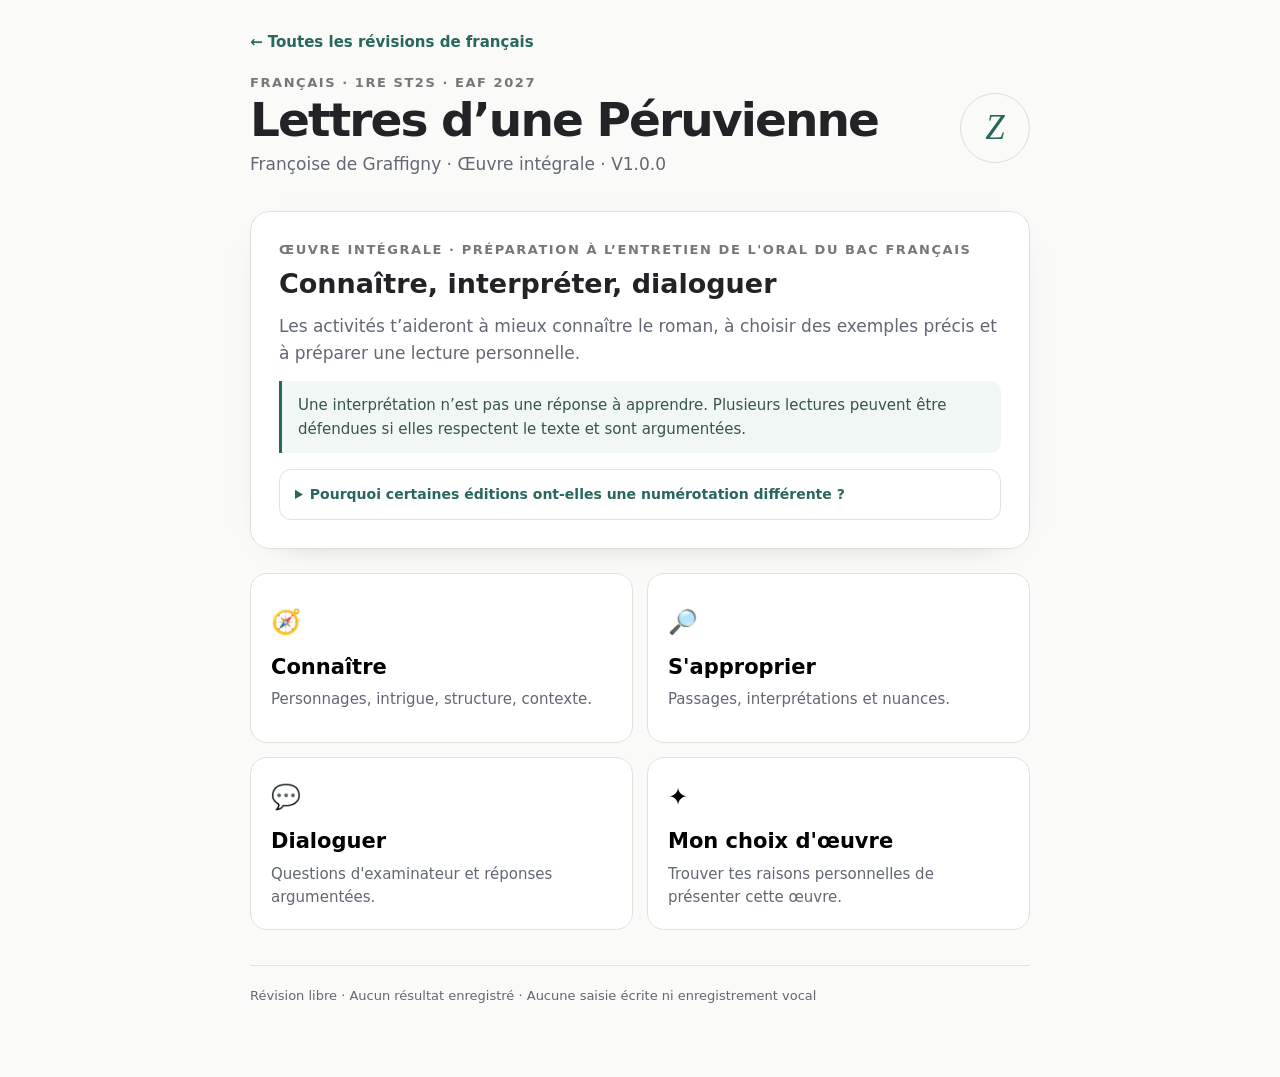
<file: fr/lettres-peruvienne/index.html>
<!doctype html>
<html lang="fr"><head><meta charset="utf-8"><meta name="viewport" content="width=device-width,initial-scale=1"><meta name="theme-color" content="#fafaf9">
<meta name="app-version" content="1.0.0">
<title>Lettres d’une Péruvienne · Réviser et préparer l'entretien</title>
<link rel="stylesheet" href="../../shared/styles.css">
<style>
:root{--green:#28675d;--ink:#222326;--muted:#626773;--border:#e2e2dd;--cream:#fafaf9}
body{background:var(--cream);color:var(--ink);font-size:17px;line-height:1.6}.shell{max-width:820px;margin:0 auto;padding:28px 20px 70px}.back{font-size:15px;text-decoration:none;color:var(--green);font-weight:700}.heading{display:flex;justify-content:space-between;gap:16px;align-items:center;margin:18px 0 28px}.eyebrow{font-size:13px;letter-spacing:.12em;text-transform:uppercase;color:#747978;font-weight:800}.heading h1{font-size:clamp(34px,6vw,47px);margin:0;letter-spacing:-.04em;line-height:1.1}.heading p{margin:5px 0;color:var(--muted)}.mark{display:grid;place-items:center;width:70px;height:70px;border:1px solid #d8dfdb;border-radius:50%;font:italic 35px Georgia,serif;color:var(--green)}
.hero,.panel,.question,.result{background:white;border:1px solid var(--border);border-radius:20px;padding:28px;margin-bottom:20px;box-shadow:0 9px 35px -30px #6d6d6d}.hero h2{font-size:27px;margin:5px 0 12px;line-height:1.3}.hero p{margin:0 0 14px;color:var(--muted)}.principle{border-left:3px solid var(--green);padding:12px 16px;background:#f1f7f4;border-radius:0 10px 10px 0;font-size:15px;color:#36544b}.modules{display:grid;grid-template-columns:1fr 1fr;gap:14px;margin:24px 0}.module{border:1px solid var(--border);border-radius:17px;text-align:left;background:white;padding:20px;min-height:170px;cursor:pointer}.module:hover{border-color:var(--green);background:#fbfdfc}.module .sym{font-size:24px}.module strong{display:block;font-size:21px;margin:9px 0 4px}.module span:last-child{display:block;color:var(--muted);font-size:15px;line-height:1.55}
.small{font-size:14px;color:var(--muted)}.levels{display:flex;flex-wrap:wrap;gap:9px;margin:17px 0}.levels button{border:1px solid #daddd9;background:white;border-radius:30px;padding:10px 17px;color:var(--ink);font-size:15px;font-weight:700}.levels button.active{background:var(--green);border-color:var(--green);color:white}.top{display:flex;justify-content:space-between;gap:16px;align-items:center}.backbtn{border:0;background:transparent;color:var(--green);font-weight:800;padding:8px 0}.bar{height:8px;background:#e9efec;border-radius:10px;overflow:hidden;margin:20px 0}.bar div{height:100%;background:var(--green);transition:width .2s}.tags{display:flex;gap:6px;flex-wrap:wrap;margin-bottom:16px}.tag{font-size:12px;font-weight:750;text-transform:uppercase;letter-spacing:.04em;padding:5px 9px;border-radius:7px;color:#35685b;background:#eaf4ef}.question h2{font-size:23px;line-height:1.42;margin:0 0 22px}.choices{display:grid;gap:11px}.choices button{font:inherit;text-align:left;border:1px solid #dcdedc;background:#fdfdfc;padding:15px 17px;border-radius:12px;line-height:1.55;min-height:55px}.choices button.picked{background:#e7f3ee;border-color:#4e9b81}.choices button.good{background:#e4f8ea;border-color:#65ae7f}.choices button.wrong{background:#fff1ef;border-color:#d79c93}.choices button:disabled{color:inherit;opacity:1}.button{border:0;background:var(--green);color:white;padding:13px 20px;border-radius:30px;font-size:16px;font-weight:800;cursor:pointer}.button:disabled{opacity:.45;cursor:default}.action{margin-top:20px;display:flex;justify-content:flex-end}.feedback{padding:19px;margin-top:21px;border-radius:13px;background:#f3f8f5;border:1px solid #d8e9e0;font-size:16px;line-height:1.7}.error-explain{margin:10px 0 13px;padding:12px 14px;border-left:3px solid #c87f72;background:#fff6f3;border-radius:0 8px 8px 0}.core-explain{margin-top:8px}.feedback strong{display:block;margin-bottom:9px}.feedback .nuance{margin-top:14px;padding:12px;background:#fffdfa;border-left:3px solid #ac8e61}.ref{font-size:14px;color:#5e6469;margin-top:13px}.challenge{border:1px dashed #b5beae;border-radius:12px;padding:15px;background:#f8faf7;margin-bottom:20px}.challenge strong{display:block}.footer{border-top:1px solid var(--border);margin-top:35px;padding-top:20px;font-size:13px;color:var(--muted);display:flex;gap:15px;justify-content:space-between}.footer button{background:none;border:0;text-decoration:underline;color:var(--muted)}.result h2{font-size:26px}.result p{color:var(--muted)}.list{padding-left:20px}
@media(max-width:600px){.shell{padding:19px 14px 52px}.modules{grid-template-columns:1fr}.hero,.panel,.question,.result{padding:20px}.question h2{font-size:21px}.heading{margin-top:14px}.mark{width:52px;height:52px;font-size:27px}.top{align-items:flex-start}.footer{flex-direction:column}}
.edition-note{margin-top:16px;padding:13px 15px;border:1px solid var(--border);border-radius:12px;font-size:14px}.edition-note summary{cursor:pointer;color:var(--green);font-weight:700}.edition-note p{margin:10px 0}.edition-note table{width:100%;border-collapse:collapse;font-size:13px}.edition-note td,.edition-note th{text-align:left;border-bottom:1px solid #e8ece9;padding:7px 5px;vertical-align:top}.edition-note th{font-weight:750}.edition-note td:first-child,.edition-note td:nth-child(2){white-space:nowrap}
</style></head>
<body><main class="shell"><a class="back" href="../">← Toutes les révisions de français</a><header class="heading"><div><div class="eyebrow">Français · 1re ST2S · EAF 2027</div><h1>Lettres d’une Péruvienne</h1><p>Françoise de Graffigny · Œuvre intégrale · V1.0.0</p></div><span class="mark">Z</span></header><div id="app"></div><footer class="footer"><span>Révision libre · Aucun résultat enregistré · Aucune saisie écrite ni enregistrement vocal</span></footer></main>
<script>
"use strict";
const DATA=[
["con","ess","CON","Qui est l’autrice des Lettres d’une Péruvienne ?",["Françoise de Graffigny","Madame de Lafayette","Olympe de Gouges","Madame de Sévigné"],0,"Françoise de Graffigny est une femme de lettres du XVIIIe siècle. Son roman interroge les mœurs, l’éducation et la condition féminine.","Repères éditoriaux et présentation de l’autrice.","","G-C01",""],
["con","ess","CON","Quelles dates retenir pour les deux premières éditions du roman ?",["1721 et 1750","1747 et 1752","1761 et 1789","1791 et 1793"],1,"Le roman paraît en 1747. L’édition augmentée de 1752 comporte 41 lettres au lieu de 38, dont trois nouvelles lettres.","Repère éditorial : éditions de 1747 et de 1752.","","G-C02","Les trois lettres ajoutées en 1752 sont XXIX, XXX et XXXIV ; la lettre XXVIII est remaniée."],
["con","ess","CON","À qui Zilia adresse-t-elle ses premières lettres ?",["À Déterville","À Céline","À Aza","À un religieux français"],2,"Aza est le prince inca aimé de Zilia. Ses premières lettres expriment son amour, son inquiétude et son espoir de le retrouver.","Lettres I–II — L’enlèvement et les pensées adressées à Aza.","","G-C03",""],
["con","ess","CON","Quel événement bouleverse la vie de Zilia au commencement du récit ?",["Son départ volontaire pour découvrir la France","La mort de Déterville pendant une guerre","L’interdiction d’apprendre à lire au Pérou","Le pillage du temple par les Espagnols"],3,"L’attaque du temple du Soleil et l’enlèvement de Zilia interrompent son union prévue avec Aza. L’intrigue s’ouvre sur la violence coloniale.","Lettre I — L’attaque du temple du Soleil.","","G-C04","Le récit s’inspire de la conquête de l’Empire inca par les Espagnols au XVIe siècle. Graffigny transforme cette histoire en fiction pour dénoncer la violence de la conquête et interroger la notion de civilisation."],
["con","ess","CON","À quoi servent les quipos que Zilia utilise au début ?",["À conserver ses pensées en nouant des cordelettes","À identifier les prisonniers espagnols","À payer les dépenses pendant son voyage","À décorer ses vêtements de cérémonie"],0,"Les quipos permettent à Zilia d’inscrire ses pensées et ses sentiments dans des cordelettes nouées. Ils annoncent l’importance de l’écriture.","Lettres I, V et XVI — Les quipos, puis l’apprentissage de l’écriture.","","G-C05",""],
["con","ess","CON","Qui délivre Zilia des Espagnols et la conduit vers la France ?",["Le frère aîné d’Aza","Le chevalier Déterville","Le religieux rencontré au couvent","Le mari de Céline"],1,"Déterville commande le navire français qui s’empare du bateau espagnol où se trouve Zilia. Il devient son protecteur.","Lettres III–IV et XXI — Le changement de navire et l’identité de Déterville.","","G-C06",""],
["con","ess","CON","Quelle relation unit Céline et Déterville ?",["Ils sont fiancés","Ils sont cousins","Ils sont frère et sœur","Ils se rencontrent au couvent"],2,"Céline est la sœur de Déterville. Elle devient une amie essentielle pour Zilia.","Lettre XIII — Présentation de la famille de Déterville.","","G-C07",""],
["con","ess","CON","Pourquoi Zilia se retrouve-t-elle dans une maison religieuse en France ?",["Pour devenir religieuse selon son propre souhait","Pour préparer son mariage avec Déterville","Pour fuir volontairement Céline","Madame Déterville les fait enfermer"],3,"Madame Déterville impose ce séjour. Il manifeste l’autorité familiale exercée sur les jeunes femmes et sur le mariage de Céline.","Lettre XIX — L’enfermement de Zilia et de Céline.","","G-C08",""],
["con","ess","CON","Que permet progressivement l’apprentissage de la langue française ?",["À comprendre, écrire et remettre en question ses croyances","À Déterville de retrouver immédiatement Aza au Pérou","À Zilia d’oublier intégralement sa culture d’origine","À Céline d’obtenir aussitôt l’accord de sa mère pour se marier"],0,"En comprenant la langue française, Zilia accède à des connaissances qui bouleversent sa représentation du monde. La découverte est aussi intellectuelle.","Lettres XVI–XVIII — L’apprentissage de la langue et la révélation d’un nouvel univers.","","G-C09",""],
["con","ess","CON","Pourquoi Zilia reçoit-elle des objets précieux provenant du temple du Soleil ?",["Aza les lui envoie depuis l’Espagne","Déterville lui restitue ces trésors","Le roi de France lui en fait cadeau","Céline les fabrique pour lui rappeler le Pérou"],1,"Déterville restitue à Zilia les objets trouvés sur le navire espagnol. Ils ont une valeur matérielle, mais aussi affective et culturelle.","Lettre XXVII — La restitution des trésors et le billet de Déterville.","","G-C10",""],
["con","ess","CON","Comment Zilia devient-elle propriétaire de sa maison de campagne ?",["Elle la reçoit directement du souverain français","Elle l’hérite de la mère de Déterville","Déterville utilise les biens de Zilia pour l’acheter","Elle la gagne par son travail de traductrice"],2,"Déterville utilise une partie des biens de Zilia pour acheter la maison et des terres à son nom. Cette propriété consolide son autonomie.","Lettre XXXV (1752) — La maison de campagne et le billet de Déterville.","","G-C11",""],
["con","ess","CON","À qui la dernière lettre du roman est-elle adressée ?",["À Aza","À Madame Déterville","À Céline","Au chevalier Déterville"],3,"Zilia s’adresse finalement à Déterville. Elle refuse de transformer leur amitié en mariage et défend une vie fondée sur la liberté, l’étude et l’amitié.","Lettre XLI (1752) — Dernière lettre à Déterville.","","G-C12",""],
["app","av","INT,REL","Quelle est la principale fonction de l’Avertissement au début du roman ?",["Révéler immédiatement le dénouement","Créer une illusion d’authenticité et critiquer les préjugés","Donner la biographie complète de Déterville","Affirmer que le regard européen sur le Pérou est toujours juste"],1,"L’Avertissement crée une fiction d’authenticité : les lettres seraient traduites et transmises. Il critique aussi le mépris européen envers les peuples d’Amérique.","Avertissement — Fiction éditoriale et dénonciation des préjugés.","On parle de stratégie romanesque d’authentification, non de preuves documentaires.","G-A01",""],
["app","av","INT,REL","Pourquoi le point de vue de Zilia rend-il les objets français étonnants ?",["Elle reconnaît immédiatement tous les objets","Elle veut démontrer l’infériorité des connaissances européennes","Elle refuse de décrire ses découvertes","Elle les interprète d’abord avec les catégories de sa culture"],3,"Navire, miroir et voiture sont décrits comme des merveilles énigmatiques. Le regard décentré transforme des objets ordinaires en découvertes.","Lettres III, X et XII — Navire, miroir et voiture.","Ses erreurs initiales font partie d’un apprentissage progressif, non d’une incapacité intellectuelle.","G-A02",""],
["app","av","INT,REL","Que révèle la scène du miroir dans la lettre X ?",["Le miroir qui déroute Zilia","Le rejet définitif de sa propre apparence","Le souvenir d’un miroir possédé au Pérou","La preuve que Déterville veut l’épouser"],0,"Zilia aperçoit son reflet sans comprendre d’abord le phénomène. La scène fait réfléchir à l’écart entre ce que l’on voit et ce que l’on comprend.","Lettre X — La découverte du miroir.","La scène peut aussi être étudiée comme une étape de la découverte de soi.","G-A03",""],
["app","av","INT,REL","Pourquoi les réactions des Français devant les vêtements de Zilia sont-elles significatives ?",["Elles montrent que l’habit inca est officiellement interdit","Elles prouvent que Zilia ignore tout des rangs sociaux","Elles révèlent des jugements fondés sur l’apparence","Elles témoignent d’une admiration toujours respectueuse"],2,"Zilia subit moqueries et curiosité intrusive. La différence entre l’apparence vestimentaire et la dignité de la personne nourrit la critique des mœurs.","Lettres XI et XIV — Les regards sur la tenue de Zilia.","","G-A04",""],
["app","av","INT,REL","Que permet de montrer le geste déplacé d’un homme envers Zilia dans la lettre XIV ?",["La parfaite égalité entre hommes et femmes","Le décalage entre politesse et irrespect","L’impossibilité pour Zilia de défendre sa dignité","L’absence de toute réaction de Déterville"],1,"L’homme touche Zilia sans son accord et rit de sa réaction. La scène dénonce le décalage entre apparences polies et conduite irrespectueuse.","Lettre XIV — L’intrusion physique et la réaction de Zilia.","La question permet de distinguer la critique des comportements de celle d’une nation tout entière.","G-A05",""],
["app","av","INT,REL","Que symbolise le passage des quipos à l’écriture alphabétique ?",["L’abandon définitif de toute mémoire péruvienne","La disparition immédiate de l’amour pour Aza","L’acceptation aveugle des valeurs françaises","Un nouvel outil pour penser et devenir libre"],3,"Apprendre le français écrit permet à Zilia de communiquer, d’organiser ses réflexions et d’acquérir une autonomie intellectuelle.","Lettres XVI–XVIII — Les quipos, les lettres et l’apprentissage.","L’enjeu est moins de remplacer une culture par une autre que d’élargir les moyens d’expression.","G-A06",""],
["app","av","INT,REL","Pourquoi la découverte du « nouvel univers » n’est-elle pas seulement heureuse dans la lettre XVIII ?",["Le savoir met en cause les certitudes de Zilia","Zilia découvre que la France est proche du Pérou","Elle cesse définitivement de vouloir apprendre","Elle comprend que tout le monde obéit à Aza"],0,"Zilia découvre l’étendue du monde et la distance entre France et Pérou. Le savoir la libère de certaines erreurs, mais la prive aussi de consolantes certitudes.","Lettre XVIII — La découverte du nouvel univers.","Cette ambivalence est centrale dans le parcours associé.","G-A07",""],
["app","av","INT,REL","Que critique Zilia dans la description de l’économie française, lettre XX ?",["L’existence de tout échange commercial","La construction de grandes villes","Les richesses ostentatoires et la pauvreté méprisée","Les différences de cultures agricoles"],2,"Elle oppose le devoir de protection du souverain inca aux inégalités françaises et s’indigne du rôle de l’argent dans l’accès aux ressources et à la considération.","Lettre XX — Critique des inégalités et de l’argent.","Le Pérou décrit par Zilia n’est pas une reconstitution historique fidèle. Graffigny construit un modèle largement idéalisé qui lui permet de critiquer, par contraste, les institutions et les inégalités françaises.","G-A08",""],
["app","av","INT,REL","Pourquoi Zilia se méfie-t-elle du religieux qui cherche à la convertir ?",["Il refuse toute conversation avec elle","Il dénigre les croyances de Zilia","Il ignore toutes les coutumes françaises","Il interdit matériellement l’accès aux livres"],1,"Zilia perçoit un décalage entre la tolérance et la charité proclamées, et le mépris que le religieux manifeste envers ses croyances.","Lettres XXI–XXII — Entretien avec le religieux et critique de l’intolérance.","","G-A09",""],
["app","av","INT,REL","Que dénonce la formule « Il faut paraître riche, c’est une mode » ?",["L’interdiction de posséder des biens","Le refus des Français de fréquenter les salons","La simplicité choisie par l’aristocratie","La mode qui impose des apparences ruineuses"],3,"Zilia dénonce l’apparence de richesse entretenue à grands frais, parfois aux dépens des nécessités de la vie. La formule fait entendre son ironie.","Lettre XXIX (ajout de 1752) — Le luxe et le paraître.","","G-A10",""],
["app","av","INT,REL","Quelle contradiction Zilia souligne-t-elle dans la condition féminine, lettre XXXIII ?",["Des hommages polis masquent le mépris et l’injustice","Les femmes disposent de tous les droits accordés aux hommes","Les femmes sont privées de toute vie mondaine","Hommes et femmes subissent les mêmes sanctions pour les mêmes comportements"],0,"Zilia oppose les égards de façade à l’inégalité réelle des rapports entre les sexes. La politesse n’empêche ni le mépris ni l’injustice.","Lettre XXXIII (1752) — Les femmes honorées et méprisées.","","G-A11",""],
["app","av","INT,REL","Pourquoi Zilia qualifie-t-elle l’éducation des filles de « chef-d’œuvre de l’inconséquence française » ?",["Les filles étudient trop les sciences","On attend des filles qu’elles gouvernent toutes les institutions","On demande la vertu sans donner une véritable éducation","L’éducation donne aux filles trop de pouvoir politique"],2,"L’éducation privilégie les apparences et des usages superficiels tout en prétendant former des femmes vertueuses : Zilia en dévoile la contradiction.","Lettre XXXIV (ajout de 1752) — L’éducation des filles.","L’affirmation de Zilia conteste une infériorité présentée comme naturelle.","G-A12",""],
["app","av","INT,REL","En quoi la maison de campagne constitue-t-elle une étape majeure de l’évolution de Zilia ?",["Elle lui permet de gouverner la société française","Elle peut y vivre, lire et penser selon ses choix","Elle oblige Aza à revenir au Pérou","Elle la force à épouser Déterville pour rester propriétaire"],1,"La maison donne à Zilia une indépendance matérielle et un lieu où elle organise une vie d’étude, de souvenir et d’amitié.","Lettre XXXV (1752) — La maison et son acquisition ; lettres XL–XLI — Le choix de vie.","","G-A13",""],
["app","av","INT,REL","Comment comprendre le refus final de Zilia d’épouser Déterville ?",["Elle juge Déterville indigne de toute affection","Elle veut rétablir immédiatement sa place de princesse inca","Elle veut entrer au couvent et ne plus voir personne","Elle préfère l’amitié libre à un mariage par gratitude"],3,"Zilia éprouve une affection et une gratitude véritables pour Déterville, mais refuse de promettre un amour qu’elle ne ressent pas.","Lettre XLI (1752) — Le choix final de Zilia.","La fin invite à discuter la liberté personnelle sans imposer un modèle unique du bonheur.","G-A14",""],
["dia","av","DIA,ILL","Examinateur : « Pourquoi peut-on dire que Zilia est une héroïne des Lumières ? »",["« Elle adopte aussitôt toutes les coutumes françaises. »","« Elle renonce finalement à toutes ses croyances. »","« Elle réfléchit et gagne progressivement sa liberté. »","« Elle devient une philosophe célèbre à Paris. »"],2,"La progression de Zilia associe savoir, réflexion personnelle, critique des préjugés et conquête de l’autonomie.","Lettres XVIII, XX, XXXIV et XLI — Savoir et liberté.","Une autre lecture de son parcours peut être défendue si elle repose sur des scènes précises.","G-D01",""],
["dia","av","DIA,ILL","Examinateur : « Le regard de Zilia est-il toujours objectif ? »",["« Non : ses croyances influencent parfois son regard. »","« Oui : une étrangère ne peut pas avoir de préjugés. »","« Oui : elle comprend immédiatement toutes les intentions des Français. »","« Non : elle refuse constamment d’observer la France. »"],0,"Zilia fait des erreurs sur les objets et les gestes avant de réviser ses hypothèses. Son regard est intéressant parce qu’il évolue.","Lettres IV–V, IX–X et XVIII — Les erreurs et leurs corrections.","On peut discuter le degré de lucidité de Zilia sans attribuer automatiquement ses jugements à l’autrice.","G-D02",""],
["dia","av","DIA,ILL","Examinateur : « Pourquoi comparer les lettres à des quipos ? »",["« Ils transmettent exclusivement des ordres politiques. »","« Elle abandonne les quipos dès son enlèvement. »","« Les deux écritures utilisent la même langue. »","« Ils gardent ses pensées et le lien avec Aza. »"],3,"Quipos et lettres prolongent le même besoin de mémoriser et de communiquer, mais le passage de l’un à l’autre accompagne une évolution intellectuelle.","Lettres I, V et XVI — Les quipos et l’apprentissage de l’écriture.","","G-D03",""],
["dia","av","DIA,ILL","Examinateur : « Critiquer la France, est-ce rejeter tous les Français ? »",["« Oui, Zilia refuse toute relation avec eux. »","« Non : elle critique les mœurs mais admire aussi des Français. »","« Oui, elle ne reconnaît aucune qualité à l’Europe. »","« Non, car toutes les sociétés sont présentées comme identiques. »"],1,"Zilia condamne certaines mœurs mais admire les inventions, les livres et les qualités de Déterville et de Céline.","Lettres XII, XX–XXII, XXIX et XLI — Un regard critique mais nuancé.","","G-D04",""],
["dia","av","DIA,ILL","Examinateur : « Pourquoi la lettre XXXIV éclaire-t-elle la critique de l’éducation des filles ? »",["« Elle affirme que les femmes sont naturellement moins capables. »","« Elle exige explicitement le droit de vote des femmes. »","« Elle dénonce une infériorité construite par l’éducation. »","« Elle veut supprimer toute responsabilité familiale. »"],2,"Zilia oppose les capacités possibles des femmes aux obstacles imposés par les pratiques éducatives et les rapports de pouvoir.","Lettre XXXIV (ajout de 1752) — Éducation et condition féminine.","","G-D05",""],
["dia","av","DIA,ILL","Examinateur : « Le dénouement n’est-il qu’un échec amoureux ? »",["« La peine ouvre aussi sur l’indépendance. »","« Oui, Zilia perd toute possibilité de bonheur. »","« Non, puisqu’elle épouse finalement Déterville. »","« Oui, parce que le roman se termine par sa mort. »"],0,"Le chagrin amoureux demeure, mais Zilia redéfinit le bonheur autour de l’étude, de la nature, de la liberté et de l’amitié.","Lettres XXXVIII–XLI (1752) — De la rupture au choix final.","Les réactions au dénouement peuvent diverger ; c’est leur justification qui compte.","G-D06",""],
["dia","av","DIA,ILL","Examinateur : « En quoi Zilia peut-elle rappeler Rica dans la lettre 30 des Lettres persanes ? »",["« Ils appartiennent à la même famille. »","« Ils décrivent exactement la même scène. »","« Ils portent les mêmes vêtements. »","« Leur regard révèle les préjugés. »"],3,"Zilia et Rica rendent visibles des automatismes de jugement. Le rapprochement repose sur le procédé du regard étranger, pas sur une identité de situations.","Graffigny, lettres XI et XIV ; Montesquieu, Lettres persanes, lettre 30.","","G-D07",""],
["dia","av","DIA,ILL","Examinateur : « La fin signifie-t-elle que Zilia n’a plus besoin des autres ? »",["« Oui, elle choisit un isolement absolu. »","« Non : elle choisit l’autonomie et l’amitié. »","« Oui, elle rompt avec Déterville et Céline. »","« Non, elle accepte de dépendre entièrement de Déterville. »"],1,"Zilia rejette la dépendance amoureuse mais souhaite préserver les liens qu’elle choisit.","Lettres XL–XLI (1752) — La liberté et l’amitié.","","G-D08",""],
["choix","av","PRE,JUS","Quelle présentation situe correctement l’œuvre au début de l’entretien ?",["« Un roman autobiographique publié au XIXe siècle. »","« Un récit de voyage documentaire écrit par une princesse inca. »","« Un roman épistolaire de Graffigny, paru en 1747 et repris en 1752. »","« Une pièce de théâtre des Lumières sur le Pérou. »"],2,"Une présentation brève associe autrice, genre, dates et personnage principal, puis ouvre sur ton intérêt personnel.","Repères éditoriaux ; ensemble de l’œuvre.","Ce n’est pas une formule obligatoire à réciter.","G-P01",""],
["choix","av","PRE,JUS","Tu dis : « J’ai aimé la façon dont Zilia découvre la France. » Comment approfondir cette impression ?",["« Expliquer mon intérêt à partir d’une scène précise. »","« Dire que tous les objets français sont supérieurs à ceux du Pérou. »","« Résumer seulement son parcours géographique. »","« Répéter que le livre est intéressant sans exemple. »"],0,"Choisis une scène : miroir, salon, langue ou livres, et explique ce qu’elle a produit sur ton regard de lecteur.","Lettres X–XI, XVI–XVIII ou XX — Passages au choix.","Une autre scène, plus personnelle, peut constituer un excellent choix.","G-P02",""],
["choix","av","PRE,JUS","Comment expliquer que le dénouement t’a particulièrement intéressé ?",["« Affirmer qu’il est heureux pour tous. »","« Dire que Zilia n’a jamais réellement aimé Aza. »","« Raconter simplement les dernières lettres. »","« Relier la déception amoureuse à une autre idée du bonheur. »"],3,"On peut être ému par sa douleur, admirer son indépendance ou discuter sa décision ; il faut relier cette réaction à un passage.","Lettres XXXVIII–XLI (1752) — Le dénouement.","Ce n’est qu’une lecture possible du dénouement : l’élève garde sa propre réaction.","G-P03",""],
["choix","av","PRE,JUS","Tu trouves Zilia parfois trop sévère envers les Français. Comment défendre cet avis ?",["« Affirmer que toutes ses critiques sont fausses. »","« Justifier et nuancer mon jugement. »","« Écarter les lettres qui nuanceraient mon avis. »","« Dire que le professeur doit être d’accord. »"],1,"Une réserve critique peut être pertinente : identifie une généralisation discutable et ce que le regard de Zilia éclaire malgré tout.","Lettres XI, XX, XXIX et XXXII — Jugements et satire.","Le désaccord avec le personnage est recevable s’il s’appuie sur le texte.","G-P04",""],
["choix","av","PRE,JUS","Quelle réaction personnelle à l’œuvre peut être développée à l’oral ?",["« Je dois admirer tous les personnages. »","« Je dois préférer la fin d’un autre roman. »","« Justifier une émotion ou une réserve par un passage. »","« Je dois deviner l’interprétation attendue par l’examinateur. »"],2,"Une réaction sincère prend de la force lorsqu’elle s’appuie sur une scène ou un détail précis.","Passage librement choisi dans l’œuvre.","L’élève peut aussi expliquer ce qui lui a résisté dans sa lecture.","G-P05",""],
["choix","av","PRE,JUS","Comment conclure une présentation personnelle des Lettres d’une Péruvienne ?",["« Finir sur une question issue de ma lecture. »","« Affirmer que le roman résout toutes les injustices. »","« Répéter mot pour mot une formule apprise. »","« Déclarer toute autre lecture erronée. »"],0,"Tu peux ouvrir sur une question qui t’intéresse réellement : l’étranger, l’éducation, l’amour, la liberté ou la connaissance.","Ensemble de l’œuvre et parcours « Un nouvel univers s’est offert à mes yeux ».","Une question ouverte n’est pas obligatoire si une autre conclusion personnelle est mieux justifiée.","G-P06",""]
];
const CONTEXTE={};
const FEEDBACK_ERREUR={"G-C01":{"1":"Madame de Lafayette est notamment l’autrice de La Princesse de Clèves, roman du XVIIe siècle.","2":"Olympe de Gouges écrit notamment la Déclaration des droits de la femme et de la citoyenne en 1791.","3":"Madame de Sévigné est connue pour sa correspondance du XVIIe siècle."},"G-C02":{"0":"1721 est la date de publication des Lettres persanes de Montesquieu.","2":"1761 correspond à La Nouvelle Héloïse de Rousseau ; 1789 ouvre la Révolution française.","3":"Ces dates appartiennent à la période révolutionnaire, postérieure au roman."},"G-C03":{"0":"Déterville deviendra son protecteur français et le destinataire de la dernière lettre.","1":"Céline est l’amie française de Zilia, mais non la destinataire initiale.","3":"Zilia rencontre un religieux en France ; il ne reçoit pas ses premières lettres."},"G-C04":{"0":"Le voyage est subi : Zilia est enlevée, elle ne part pas par curiosité.","1":"Déterville intervient plus tard et ne meurt pas pendant le récit.","2":"Zilia reçoit une instruction au Pérou, avant d’apprendre le français."},"G-C05":{"1":"Les quipos ne servent pas à identifier les prisonniers : Zilia y inscrit ses pensées.","2":"Ils ne constituent pas une monnaie de voyage.","3":"Leur fonction ici est mémorielle et communicative, non simplement décorative."},"G-C06":{"0":"Ce personnage n’intervient pas dans le sauvetage de Zilia.","2":"Le religieux apparaît une fois Zilia installée en France.","3":"Le futur mari de Céline n’est pas responsable de la délivrance de Zilia."},"G-C07":{"0":"Céline aime un autre jeune homme, dont sa mère contrarie le mariage.","1":"Céline et Déterville appartiennent à la même fratrie, non à une parenté éloignée.","3":"Leur lien familial précède le séjour de Zilia dans la maison religieuse."},"G-C08":{"0":"Zilia n’entre pas volontairement dans un ordre religieux.","1":"Elle reste attachée à Aza et ne prépare pas un mariage avec Déterville.","2":"Céline est enfermée avec elle ; Zilia ne cherche pas à la fuir."},"G-C09":{"1":"L’apprentissage n’entraîne aucun retour immédiat d’Aza.","2":"Zilia conserve un attachement profond au Pérou et à ses objets.","3":"Le désaccord de la mère de Céline ne dépend pas de la maîtrise du français par Zilia."},"G-C10":{"0":"Zilia croit d’abord qu’Aza en est l’expéditeur, mais le billet indique Déterville.","2":"Ces objets ne sont pas offerts par le roi de France.","3":"Céline accompagne leur restitution ; elle ne les a pas fabriqués."},"G-C11":{"0":"La propriété ne vient pas d’une donation du souverain français.","1":"Elle ne provient pas d’un héritage de Madame Déterville.","3":"Zilia ne gagne pas la maison grâce à un salaire de traduction."},"G-C12":{"0":"Aza reçoit les premières lettres mais n’est plus le destinataire final.","1":"Madame Déterville représente surtout une autorité familiale contraignante.","2":"Céline demeure une amie précieuse, sans recevoir la lettre finale."},"G-A01":{"0":"L’Avertissement ne raconte pas la fin de l’intrigue.","2":"Déterville intervient dans la transmission supposée des lettres, sans faire l’objet d’une biographie.","3":"Le texte combat précisément les préjugés européens sur les peuples non européens."},"G-A02":{"0":"Elle ignore d’abord l’usage de plusieurs objets, ce qui crée la surprise du lecteur.","1":"Zilia admire souvent les inventions françaises tout en critiquant certaines mœurs.","2":"Ses lettres multiplient justement les observations et les hypothèses."},"G-A03":{"1":"Elle ne rejette pas son apparence : elle s’étonne de la réflexion.","2":"Elle ne reconnaît pas un objet déjà familier.","3":"Le miroir ne constitue pas une demande en mariage."},"G-A04":{"0":"Le roman ne mentionne aucune interdiction légale des vêtements incas.","1":"Zilia connaît des distinctions de rang ; la question porte sur le regard des autres.","3":"Les réactions sont parfois moqueuses ou irrespectueuses, pas toujours admiratives."},"G-A05":{"0":"L’homme franchit une limite que Zilia refuse : ce n’est pas une relation d’égalité.","2":"Zilia le repousse et manifeste clairement son indignation.","3":"Déterville intervient pour mettre fin à la scène."},"G-A06":{"0":"Zilia conserve les souvenirs et les objets de son pays.","1":"Elle reste attachée à Aza longtemps après avoir appris le français.","2":"La langue française lui permet aussi de critiquer la France."},"G-A07":{"1":"Elle découvre au contraire l’éloignement considérable des deux pays.","2":"La douleur n’entraîne pas un renoncement durable à la connaissance.","3":"Elle découvre précisément que le monde ne se limite pas au royaume d’Aza."},"G-A08":{"0":"La critique vise l’injustice sociale, non l’idée même d’échanger.","1":"Les villes ne sont pas la principale cible de cette lettre.","3":"Zilia critique la répartition des ressources et les privilèges, non les techniques agricoles."},"G-A09":{"0":"Le religieux échange avec Zilia et l’informe sur plusieurs points.","2":"Il connaît sa religion et les usages de sa société.","3":"Le désaccord porte surtout sur les croyances et les jugements, non sur la confiscation de livres."},"G-A10":{"0":"Les nobles cherchent justement à afficher leur richesse, même lorsqu’elle est fictive.","1":"Les mondanités occupent une place centrale dans la société décrite.","2":"Le texte critique les dépenses ostentatoires au nom de la modération."},"G-A11":{"1":"La lettre met en évidence une forte dissymétrie des droits et des sanctions.","2":"Les femmes participent aux mondanités sans disposer pour autant d’une liberté égale.","3":"Le texte insiste sur l’impunité masculine et les contraintes imposées aux femmes."},"G-A12":{"0":"Zilia critique plutôt le défaut d’instruction véritable.","1":"Le texte ne demande pas que les filles gouvernent toutes les institutions.","3":"La critique porte sur la dépendance et le manque d’éducation, non sur un excès de pouvoir féminin."},"G-A13":{"0":"Cette propriété n’est pas un pouvoir politique.","2":"La maison ne modifie pas la décision d’Aza.","3":"Zilia peut habiter cette maison sans se marier avec Déterville."},"G-A14":{"0":"Zilia estime Déterville : le refus du mariage n’est pas un rejet de la personne.","1":"Le retour à son ancien rang n’est plus son projet.","2":"Elle choisit une solitude ouverte à l’amitié, non une réclusion religieuse."},"G-D01":{"0":"Elle critique souvent les coutumes françaises au lieu de les accepter sans examen.","1":"Son évolution n’exige pas de renoncer à toutes ses convictions.","3":"Elle réfléchit par elle-même, sans devenir une célébrité philosophique parisienne."},"G-D02":{"1":"Un regard extérieur peut aussi être marqué par des croyances et des habitudes.","2":"Elle comprend mal le miroir ou les gestes de Déterville avant d’en saisir le sens.","3":"Elle observe constamment son environnement et cherche à le comprendre."},"G-D03":{"0":"Dans ce roman, leur fonction est surtout affective et personnelle.","1":"Zilia utilise les quipos après l’enlèvement.","2":"Les systèmes d’inscription diffèrent, malgré certaines fonctions communes."},"G-D04":{"0":"Elle noue des relations d’amitié profondes avec plusieurs Français.","2":"La critique laisse place aussi à l’admiration et à la découverte.","3":"Comparer les sociétés ne signifie pas supprimer leurs différences."},"G-D05":{"0":"La lettre conteste l’idée d’une infériorité naturelle.","1":"Elle critique l’éducation et le mariage sans formuler une revendication électorale moderne.","3":"Elle critique l’inégalité des droits et des devoirs, pas toute vie familiale."},"G-D06":{"1":"Zilia trouve d’autres ressources pour vivre et être heureuse.","2":"Elle refuse précisément le mariage avec Déterville.","3":"Le roman s’achève sur un projet de vie, non sur sa mort."},"G-D07":{"0":"Rica est un personnage persan de Montesquieu, sans lien familial avec Zilia.","1":"Les scènes et les contextes diffèrent ; on compare leurs mécanismes.","2":"Leurs vêtements et leurs réactions sociales ne sont pas identiques."},"G-D08":{"0":"Sa maison reste ouverte aux relations choisies.","2":"Elle propose au contraire de poursuivre l’amitié.","3":"Elle refuse que la gratitude crée une nouvelle obligation affective."},"G-P01":{"0":"Il ne s’agit ni d’une autobiographie ni d’un roman du XIXe siècle.","1":"Zilia est une narratrice de fiction, pas l’autrice d’un reportage.","3":"Le roman prend la forme de lettres, pas d’une pièce de théâtre."},"G-P02":{"1":"Le roman ne hiérarchise pas simplement deux civilisations.","2":"Le résumé du voyage n’explique pas ton intérêt personnel.","3":"Un jugement général sans exemple est difficile à développer à l’oral."},"G-P03":{"0":"Le dénouement reste douloureux pour plusieurs personnages.","1":"La passion pour Aza domine une grande partie du roman.","2":"Résumer la fin ne dit pas pourquoi elle t’a marqué."},"G-P04":{"0":"Une généralisation discutable n’annule pas toute la critique.","2":"Une argumentation sérieuse confronte aussi les passages qui la nuancent.","3":"Le jugement du professeur ne remplace pas une justification personnelle."},"G-P05":{"0":"Apprécier une œuvre ne signifie pas admirer tous ses personnages.","1":"Comparer avec une autre œuvre n’est pas une obligation.","3":"Il n’existe pas une seule réaction personnelle attendue."},"G-P06":{"1":"Le roman fait réfléchir sans résoudre tous les problèmes sociaux.","2":"Une conclusion personnelle peut être reformulée et discutée.","3":"Des interprétations différentes peuvent être défendues avec des arguments."}};
const CONCORDANCE_1752=[["I–XXVII","I–XXVII","Même numérotation"],["XXVIII","XXVIII","Lettre remaniée"],["XXIX–XXX","—","Deux nouvelles lettres"],["XXXI–XXXIII","XXIX–XXXI","Décalage de deux lettres"],["XXXIV","—","Nouvelle lettre sur l’éducation"],["XXXV–XLI","XXXII–XXXVIII","Décalage de trois lettres"]];
const MODULES={con:["🧭","Connaître","Personnages, intrigue, structure, contexte."],app:["🔎","S'approprier","Passages, interprétations et nuances."],dia:["💬","Dialoguer","Questions d'examinateur et réponses argumentées."],choix:["✦","Mon choix d'œuvre","Trouver tes raisons personnelles de présenter cette œuvre."]};
const app=document.getElementById("app");
let module=null,pos=0,selected=[],validated=false,optionOrders={};
function shuffledOrder(n){const a=Array.from({length:n},(_,i)=>i);for(let i=a.length-1;i>0;i--){const j=Math.floor(Math.random()*(i+1));[a[i],a[j]]=[a[j],a[i]]}return a}
function orderForQuestion(index,n){return optionOrders[index]||(optionOrders[index]=shuffledOrder(n))}
function esc(s){return String(s).replace(/[&<>"']/g,c=>({"&":"&amp;","<":"&lt;",">":"&gt;",'"':"&quot;","'":"&#39;"}[c]))}
function home(){module=null;window.scrollTo(0,0);render()}
function start(m){module=m;pos=0;selected=[];validated=false;optionOrders={};window.scrollTo(0,0);render()}
function items(){return DATA.map((d,i)=>({d,i})).filter(x=>x.d[0]===module)}
function pick(i){if(validated)return;selected=[i];render()}
function correct(){return selected[0]===items()[pos].d[5]}
function validate(){if(!selected.length||validated)return;validated=true;render()}
function next(){if(pos+1>=items().length){pos=items().length;render();return}pos++;selected=[];validated=false;render()}
function render(){
if(!module){
app.innerHTML='<section class="hero"><div class="eyebrow">Œuvre intégrale · Préparation à l’entretien de l&#39;oral du bac français</div><h2>Connaître, interpréter, dialoguer</h2><p>Les activités t’aideront à mieux connaître le roman, à choisir des exemples précis et à préparer une lecture personnelle.</p><div class="principle">Une interprétation n’est pas une réponse à apprendre. Plusieurs lectures peuvent être défendues si elles respectent le texte et sont argumentées.</div><details class="edition-note"><summary>Pourquoi certaines éditions ont-elles une numérotation différente ?</summary><p>La première édition (1747) compte 38 lettres ; la version augmentée (1752) en compte 41. L’application utilise <strong>1752</strong>. Compare ton édition avec ce tableau :</p><table><thead><tr><th>1752</th><th>1747</th><th>Remarque</th></tr></thead><tbody>'+CONCORDANCE_1752.map(r=>'<tr><td>'+esc(r[0])+'</td><td>'+esc(r[1])+'</td><td>'+esc(r[2])+'</td></tr>').join('')+'</tbody></table></details></section><section class="modules">'+Object.entries(MODULES).map(([k,m])=>'<button class="module" data-module="'+k+'"><span class="sym">'+m[0]+'</span><strong>'+esc(m[1])+'</strong><span>'+esc(m[2])+'</span></button>').join('')+'</section>';
app.querySelectorAll("[data-module]").forEach(b=>b.onclick=()=>start(b.dataset.module));return}
const its=items();if(pos>=its.length){app.innerHTML='<section class="result"><div class="eyebrow">Activité terminée</div><h2>'+esc(MODULES[module][1])+'</h2><p>Tu as terminé les questions de cette activité. Tu peux revoir les passages cités dans les corrections, puis reprendre les questions librement.</p><button class="button" id="return">Retour aux activités</button></section>';document.getElementById("return").onclick=home;return}
const d=its[pos].d, ok=validated?correct():null, interpr=module!=="con", contexte=d[10], displayOrder=orderForQuestion(d[9],d[4].length);const ref=d[7], erreur=validated&&!ok?FEEDBACK_ERREUR[d[9]]?.[selected[0]]:null, nuance=d[8]||"Cette réponse est une piste possible mais pas une formulation obligatoire. D'autres lectures argumentées peuvent être recevables.";
app.innerHTML='<div class="top"><button class="backbtn" id="return">← Activités</button><span class="small">'+esc(MODULES[module][1])+' · '+(pos+1)+' / '+its.length+'</span></div><section class="question">'+(module==="dia"?'<div class="challenge"><strong>Mode défi</strong>Avant de regarder les propositions, imagine ce que tu pourrais répondre. Les choix servent ensuite à comparer des stratégies d’argumentation.</div>':'')+'<h2>'+esc(d[3])+'</h2><div class="choices">'+displayOrder.map(i=>'<button data-choice="'+i+'" class="'+(validated&&i===d[5]?'good':validated&&selected[0]===i?'wrong':selected[0]===i?'picked':'')+'" '+(validated?'disabled':'')+'>'+esc(d[4][i])+'</button>').join('')+'</div>'+(validated?'<div class="feedback"><strong>'+(ok?'✓ Bonne réponse':'À reprendre')+'</strong>'+(erreur?'<div class="error-explain">'+esc(erreur)+'</div>':'')+'<div class="core-explain">'+esc(d[6])+'</div>'+(interpr?'<div class="nuance">'+esc(nuance)+'</div>':'')+(contexte?'<div class="nuance"><strong>Repère de contexte</strong><div>'+esc(contexte)+'</div></div>':'')+'<div class="ref">Repère textuel : '+esc(ref)+'</div></div>':'')+'<div class="action"><button class="button" id="action" '+(!validated&&!selected.length?'disabled':'')+'>'+(validated?(pos+1===its.length?'Terminer l’activité':'Question suivante →'):'Valider ma réponse')+'</button></div></section>';
document.getElementById("return").onclick=home;
app.querySelectorAll("[data-choice]").forEach(b=>b.onclick=()=>pick(Number(b.dataset.choice)));
document.getElementById("action").onclick=validated?next:validate;
}
render();
</script></body></html>
</file>
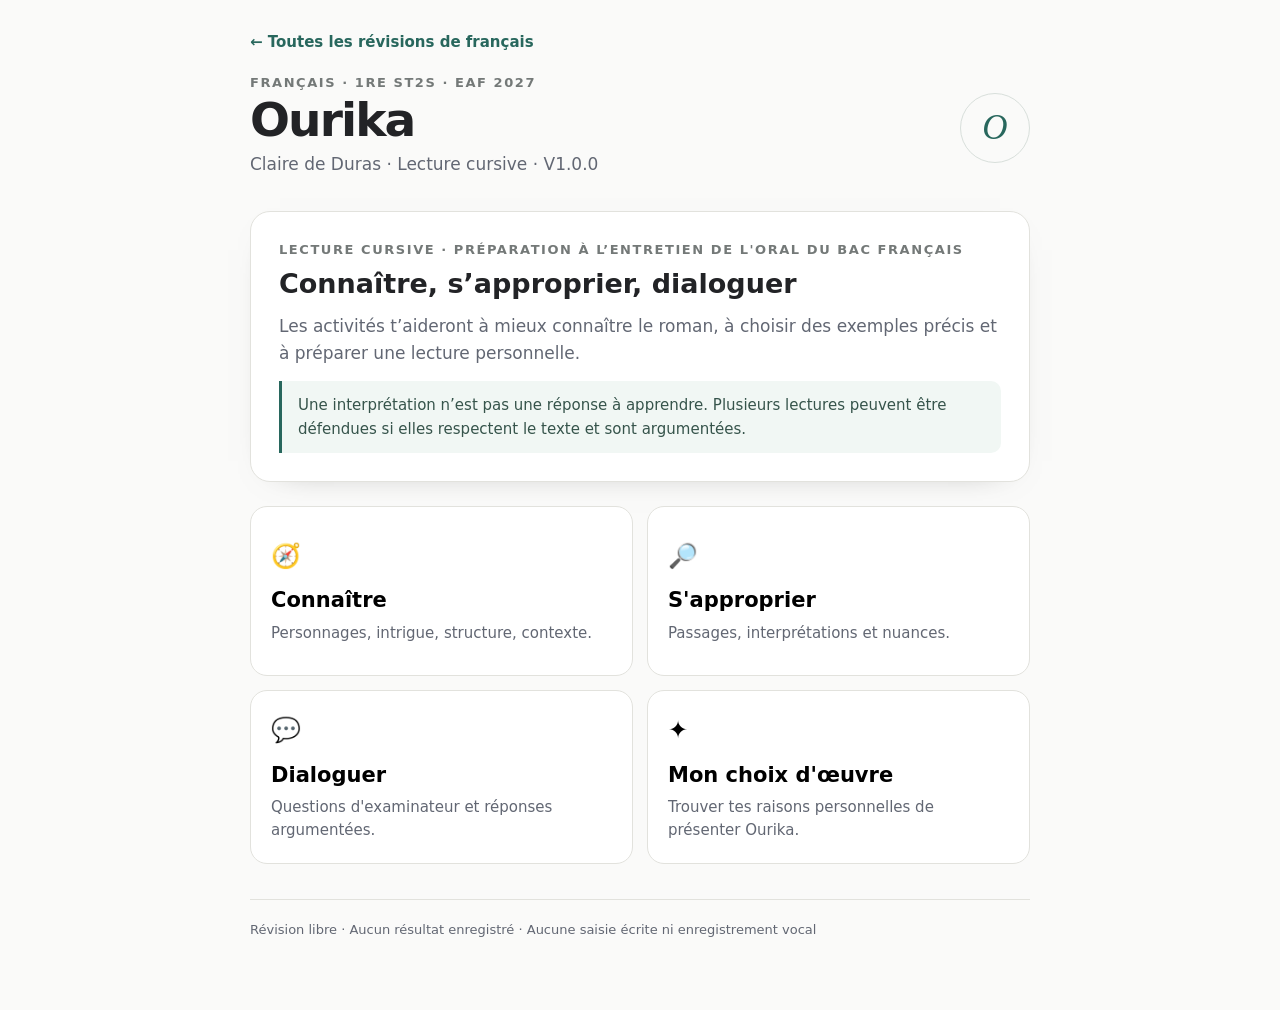
<file: fr/ourika/index.html>
<!doctype html>
<html lang="fr"><head><meta charset="utf-8"><meta name="viewport" content="width=device-width,initial-scale=1"><meta name="theme-color" content="#fafaf9">
<meta name="app-version" content="1.0.0">
<title>Ourika · Réviser et préparer l'entretien</title>
<link rel="stylesheet" href="../../shared/styles.css">
<style>
:root{--green:#28675d;--ink:#222326;--muted:#626773;--border:#e2e2dd;--cream:#fafaf9}
body{background:var(--cream);color:var(--ink);font-size:17px;line-height:1.6}.shell{max-width:820px;margin:0 auto;padding:28px 20px 70px}.back{font-size:15px;text-decoration:none;color:var(--green);font-weight:700}.heading{display:flex;justify-content:space-between;gap:16px;align-items:center;margin:18px 0 28px}.eyebrow{font-size:13px;letter-spacing:.12em;text-transform:uppercase;color:#747978;font-weight:800}.heading h1{font-size:clamp(34px,6vw,47px);margin:0;letter-spacing:-.04em;line-height:1.1}.heading p{margin:5px 0;color:var(--muted)}.mark{display:grid;place-items:center;width:70px;height:70px;border:1px solid #d8dfdb;border-radius:50%;font:italic 35px Georgia,serif;color:var(--green)}
.hero,.panel,.question,.result{background:white;border:1px solid var(--border);border-radius:20px;padding:28px;margin-bottom:20px;box-shadow:0 9px 35px -30px #6d6d6d}.hero h2{font-size:27px;margin:5px 0 12px;line-height:1.3}.hero p{margin:0 0 14px;color:var(--muted)}.principle{border-left:3px solid var(--green);padding:12px 16px;background:#f1f7f4;border-radius:0 10px 10px 0;font-size:15px;color:#36544b}.modules{display:grid;grid-template-columns:1fr 1fr;gap:14px;margin:24px 0}.module{border:1px solid var(--border);border-radius:17px;text-align:left;background:white;padding:20px;min-height:170px;cursor:pointer}.module:hover{border-color:var(--green);background:#fbfdfc}.module .sym{font-size:24px}.module strong{display:block;font-size:21px;margin:9px 0 4px}.module span:last-child{display:block;color:var(--muted);font-size:15px;line-height:1.55}
.small{font-size:14px;color:var(--muted)}.levels{display:flex;flex-wrap:wrap;gap:9px;margin:17px 0}.levels button{border:1px solid #daddd9;background:white;border-radius:30px;padding:10px 17px;color:var(--ink);font-size:15px;font-weight:700}.levels button.active{background:var(--green);border-color:var(--green);color:white}.top{display:flex;justify-content:space-between;gap:16px;align-items:center}.backbtn{border:0;background:transparent;color:var(--green);font-weight:800;padding:8px 0}.bar{height:8px;background:#e9efec;border-radius:10px;overflow:hidden;margin:20px 0}.bar div{height:100%;background:var(--green);transition:width .2s}.tags{display:flex;gap:6px;flex-wrap:wrap;margin-bottom:16px}.tag{font-size:12px;font-weight:750;text-transform:uppercase;letter-spacing:.04em;padding:5px 9px;border-radius:7px;color:#35685b;background:#eaf4ef}.question h2{font-size:23px;line-height:1.42;margin:0 0 22px}.choices{display:grid;gap:11px}.choices button{font:inherit;text-align:left;border:1px solid #dcdedc;background:#fdfdfc;padding:15px 17px;border-radius:12px;line-height:1.55;min-height:55px}.choices button.picked{background:#e7f3ee;border-color:#4e9b81}.choices button.good{background:#e4f8ea;border-color:#65ae7f}.choices button.wrong{background:#fff1ef;border-color:#d79c93}.choices button:disabled{color:inherit;opacity:1}.button{border:0;background:var(--green);color:white;padding:13px 20px;border-radius:30px;font-size:16px;font-weight:800;cursor:pointer}.button:disabled{opacity:.45;cursor:default}.action{margin-top:20px;display:flex;justify-content:flex-end}.feedback{padding:19px;margin-top:21px;border-radius:13px;background:#f3f8f5;border:1px solid #d8e9e0;font-size:16px;line-height:1.7}.feedback strong{display:block;margin-bottom:9px}.feedback .nuance{margin-top:14px;padding:12px;background:#fffdfa;border-left:3px solid #ac8e61}.ref{font-size:14px;color:#5e6469;margin-top:13px}.challenge{border:1px dashed #b5beae;border-radius:12px;padding:15px;background:#f8faf7;margin-bottom:20px}.challenge strong{display:block}.footer{border-top:1px solid var(--border);margin-top:35px;padding-top:20px;font-size:13px;color:var(--muted);display:flex;gap:15px;justify-content:space-between}.footer button{background:none;border:0;text-decoration:underline;color:var(--muted)}.result h2{font-size:26px}.result p{color:var(--muted)}.list{padding-left:20px}
@media(max-width:600px){.shell{padding:19px 14px 52px}.modules{grid-template-columns:1fr}.hero,.panel,.question,.result{padding:20px}.question h2{font-size:21px}.heading{margin-top:14px}.mark{width:52px;height:52px;font-size:27px}.top{align-items:flex-start}.footer{flex-direction:column}}
</style></head>
<body><main class="shell"><a class="back" href="../">← Toutes les révisions de français</a><header class="heading"><div><div class="eyebrow">Français · 1re ST2S · EAF 2027</div><h1>Ourika</h1><p>Claire de Duras · Lecture cursive · V1.0.0</p></div><span class="mark">O</span></header><div id="app"></div><footer class="footer"><span>Révision libre · Aucun résultat enregistré · Aucune saisie écrite ni enregistrement vocal</span></footer></main>
<script>
"use strict";
const DATA=[
["con","ess","CON","Comment le lecteur découvre-t-il l'histoire d'Ourika ?",["Par des lettres qu'Ourika adresse à Charles.","Par les souvenirs que Mme de B. confie à un ami.","Par le récit qu'Ourika fait à un médecin.","Par un journal retrouvé après la mort d'Ourika."],2,"Le médecin raconte sa rencontre avec Ourika puis lui laisse la parole. Cette construction est un récit enchâssé.","Ouverture : rencontre au couvent, puis récit d'Ourika."],
["con","ess","CON","D'où vient Ourika ?",["Du Sénégal, en Afrique de l'Ouest.","De Saint-Domingue, dans les Caraïbes.","Du Pérou, en Amérique du Sud.","De la Martinique, dans les Antilles."],0,"Le chevalier de B. achète Ourika alors qu'elle allait être embarquée sur un navire négrier, c'est-à-dire un bateau utilisé pour transporter de force des personnes réduites en esclavage dans le cadre de la traite esclavagiste. Il la rapporte du Sénégal en France à l'âge de deux ans.","Début du récit d'Ourika : arrivée en France."],
["con","ess","CON","Qui accueille et élève Ourika ?",["La marquise de Thémines.","La mère de Charles.","Une religieuse ursuline.","Madame de B."],3,"Mme de B. élève Ourika dans son salon aristocratique, avec beaucoup d'affection et une excellente éducation.","Enfance auprès de Mme de B."],
["con","ess","CON","Quelle scène brise l'insouciance d'Ourika ?",["Le bal où elle représente l'Afrique devant les invités.","La conversation qu'elle entend derrière un paravent.","L'annonce du mariage de Charles avec Anaïs.","Une discussion avec le prêtre sur son avenir."],1,"Ourika entend Mme de B. et la marquise s'inquiéter de son avenir et évoquer l'impossibilité de son mariage en raison des préjugés raciaux. Elle comprend soudain la place que la société lui assigne.","Conversation derrière le paravent."],
["con","ess","CON","Quel lien unit Charles et Ourika pendant l'enfance ?",["Ils sont cousins et appartiennent à la même famille.","Ils se rencontrent tardivement et deviennent confidents.","Ils grandissent ensemble et nouent une profonde amitié.","Ils sont promis l'un à l'autre dès leur enfance."],2,"Charles est le petit-fils de Mme de B. et le compagnon d'enfance d'Ourika. La nature du sentiment d'Ourika pour lui devient ensuite un enjeu d'interprétation.","Enfance et retrouvailles avec Charles."],
["con","ess","CON","Qui Charles épouse-t-il ?",["Anaïs de Thémines.","Une amie d'Ourika.","La fille de la marquise.","Une jeune aristocrate italienne."],0,"Charles épouse Anaïs de Thémines. Leur bonheur conjugal, puis la naissance de leur enfant, renforcent la solitude ressentie par Ourika.","Mariage de Charles et naissance de son fils."],
["con","ess","CON","Comment se termine l'histoire ?",["Ourika retrouve ses origines et quitte la France.","Ourika se réconcilie avec Charles et fonde une famille.","Ourika retrouve Mme de B. et revient vivre auprès d'elle.","Ourika entre au couvent et y meurt quelque temps après."],3,"Ourika trouve un apaisement dans la religion et choisit la vie conventuelle. Le médecin rapporte qu'elle meurt à la fin d'octobre.","Dénouement et dernière phrase du récit."],
["con","ess","CON","Quel sentiment traverse le roman comme un refrain ?",["La nostalgie d'une enfance heureuse.","La souffrance d'être seule et exclue.","Le désir de découvrir ses origines.","La peur de perdre son rang social."],1,"« Seule, pour toujours seule » : la répétition signale l'obsession d'une vie privée de liens pleinement reconnus.","Après la scène du paravent."],
["con","av","CON","Quel espoir la Révolution inspire-t-elle un temps à Ourika ?",["Que la monarchie protège davantage les jeunes filles.","Que la société rétablisse les anciennes traditions familiales.","Que les bouleversements sociaux fassent reculer les préjugés.","Que Charles abandonne ses obligations pour partir avec elle."],2,"Ourika imagine que les bouleversements sociaux pourraient diminuer son exclusion. Cet espoir est rapidement déçu.","Réflexions d'Ourika sur la Révolution."],
["con","av","CON","Pourquoi la fin de la Terreur ne signifie-t-elle pas simplement le bonheur pour Ourika ?",["La vie mondaine reprend avec les préjugés qui l'excluent.","Les troubles révolutionnaires l'obligent à quitter Mme de B.","Le retour de la monarchie interdit désormais son éducation.","Les événements politiques mettent définitivement fin à son amitié."],0,"Pendant la Terreur, les malheurs partagés avaient atténué son sentiment d'exclusion ; le retour de la société mondaine réactive ce sentiment.","Après la fin de la Terreur."],
["con","ess","CON","Qui a écrit Ourika ?",["Madame de Staël.","Françoise de Graffigny.","George Sand.","Claire de Duras."],3,"Claire de Duras (1777-1828) est une écrivaine française issue de l'aristocratie. Elle tient à Paris un salon littéraire et politique influent sous la Restauration.","Présentation de Claire de Duras ; contexte de publication."],
["con","ess","CON","En quelle année Ourika paraît-il pour la première fois ?",["1747","1823","1789","1848"],1,"Le roman paraît d'abord anonymement, à la fin de 1823, en très petit tirage. Une édition destinée à la vente paraît chez Ladvocat en mars 1824. Distingue la première publication et l'édition commerciale.","Première publication (1823) et édition Ladvocat (1824)."],
["con","av","CON","À quel siècle rattacher Ourika et comment situer sa publication ?",["Au XVIIIe siècle, pendant le règne de Louis XVI.","Au XIXe siècle, pendant le Second Empire.","Au XIXe siècle, pendant la Restauration.","Au XVIIIe siècle, pendant la Révolution française."],2,"Ourika est publié au début du XIXe siècle, sous la Restauration (1814-1830). Son intrigue revient en arrière sur les dernières années de l'Ancien Régime et la Révolution française.","Contexte de publication et épisodes révolutionnaires du récit."],
["con","av","CON","À quelle sensibilité littéraire peut-on rapprocher Ourika ?",["Au roman sentimental, à l'époque de l'essor du romantisme.","Au roman des Lumières, fondé principalement sur la satire.","Au réalisme, fondé principalement sur la description sociale.","Au classicisme, fondé principalement sur les règles théâtrales."],0,"Ourika explore la solitude et la souffrance intérieure. Il paraît au moment où se développe le romantisme français, mais hérite aussi du roman sentimental et de la sobriété d'écriture classique. Évite de le réduire à une seule étiquette.","Roman sentimental, sensibilité romantique, héritage classique."],
["con","av","CON","Quels bouleversements historiques traversent l'histoire racontée par Ourika ?",["Les guerres napoléoniennes et la chute de l'Empire.","La révolution de 1848 et l'abolition de l'esclavage.","La révolution de Juillet et l'avènement de Louis-Philippe.","La Révolution française, la Terreur et Saint-Domingue."],3,"Le destin intime d'Ourika se déroule sur fond de Révolution française, de Terreur et de révolte à Saint-Domingue. Ces événements bouleversent les hiérarchies de naissance, de couleur et de statut sans effacer les préjugés.","Passages sur la Révolution, la Terreur et Saint-Domingue."],
["app","ess","INT,ILL","Quelle scène soutient le mieux l'idée que le regard social change l'image qu'Ourika a d'elle-même ?",["Après le paravent, elle intériorise l'image dévalorisante que la société lui renvoie.","Pendant le bal, elle découvre qu'elle peut plaire aux invités.","Pendant son enfance, elle apprend les arts et les langues.","Au couvent, elle reçoit la visite d'un médecin inquiet."],0,"Le regard des autres est intériorisé : après avoir entendu les préjugés de son entourage, Ourika se juge elle-même à travers eux.","Après le paravent : miroir, mains, vêtements."],
["app","ess","INT,NUA","« Ourika souffre uniquement parce qu'elle aime Charles » : quelle réponse est la plus convaincante ?",["Son amour pour Charles explique principalement son malheur dès l'enfance.","Sa souffrance commence avec le mariage de Charles et d'Anaïs.","Son sentiment pour Charles ne joue aucun rôle dans son malheur.","Son exclusion sociale précède la révélation de son amour possible."],3,"La chronologie du texte empêche de réduire toute la douleur à une passion amoureuse. La question de l'amour peut cependant enrichir l'analyse.","Scène du paravent, puis seconde conversation avec la marquise.","Une autre interprétation peut donner une place importante à l'amour, à condition de tenir compte de l'exclusion déjà vécue."],
["app","ess","INT,ILL","Quel passage permet d'évoquer le désir d'Ourika de vivre des liens familiaux ?",["Elle évoque les arts et les connaissances transmis par Mme de B.","Elle déplore de ne pouvoir être sœur, épouse ou mère.","Elle se souvient du bonheur éprouvé au bal de la Comba.","Elle raconte les discussions politiques pendant la Révolution."],1,"La formule exprime la force des normes familiales et le sentiment d'en être exclue.","Réflexions sur la famille et l'isolement."],
["app","av","INT,NUA","Comment comprendre le rôle de Mme de B. ?",["Elle protège Ourika, tout en l'empêchant volontairement de se marier.","Elle instruit Ourika sans jamais lui témoigner d'affection véritable.","Elle aime Ourika, sans pouvoir lui assurer une place dans la société.","Elle comprend parfaitement l'exclusion d'Ourika et parvient à la résoudre."],2,"La bonté de Mme de B. et les conséquences douloureuses de son projet éducatif coexistent. Cette contradiction rend le personnage complexe.","Éducation, conversation du paravent, derniers échanges.","Il ne s'agit pas de désigner un coupable unique : plusieurs responsabilités et contradictions peuvent être analysées."],
["app","av","INT,NUA","Le bal de la Comba est-il une scène heureuse ou une scène d'exclusion ?",["Un bonheur réel, que la suite du récit rend rétrospectivement ambigu.","Une humiliation immédiate, dont Ourika mesure déjà toute la violence.","Un divertissement mondain, sans conséquence sur la suite du récit.","Une victoire sociale qui lui garantit désormais une place reconnue."],0,"Ourika éprouve alors un plaisir réel, mais le récit rétrospectif invite à interroger son rôle de spectacle représentant l'Afrique.","Bal puis conversation du paravent.","La nuance importe : la relecture critique ne doit pas effacer le bonheur effectivement ressenti sur le moment."],
["app","av","INT,NUA","Comment envisager l'entrée d'Ourika au couvent ?",["Une défaite qui prouve qu'elle n'éprouve aucune conviction religieuse.","Une liberté nouvelle qui résout définitivement son exclusion sociale.","Une décision destinée avant tout à faire regretter Charles.","Un refuge spirituel, qui peut aussi être vu comme un retrait du monde."],3,"Ourika affirme avoir trouvé le repos dans la foi ; le lecteur peut aussi réfléchir à ce que signifie une issue qui passe par le retrait du monde.","Entretien avec le prêtre, entrée au couvent.","Une autre lecture peut insister davantage sur la conversion et la paix intérieure, à condition de l'appuyer sur le texte."],
["app","exp","INT,NUA","Quand la marquise attribue toute la souffrance d'Ourika à son amour pour Charles, que faut-il faire ?",["Accepter son analyse, car elle connaît mieux Ourika qu'elle-même.","Examiner son hypothèse sans effacer la souffrance liée à l'exclusion.","Rejeter son analyse, car Charles est absent de toute cette souffrance.","Retenir son explication, qui révèle le seul véritable sujet du roman."],1,"Ourika affirmait que sa position et sa couleur étaient son mal. La marquise lui impose une autre explication : le passage soulève aussi la question de qui peut définir la douleur d'autrui.","Seconde conversation avec la marquise.","On peut articuler les deux dimensions plutôt que de les opposer mécaniquement."],
["app","exp","INT,REL,NUA","Comment lire le passage sur les événements de Saint-Domingue ?",["Comme un témoignage historique indépendant des préjugés de l'époque.","Comme une condamnation complète de toute forme de révolte politique.","Comme un regard marqué par les représentations et tensions de son époque.","Comme une preuve qu'Ourika connaît parfaitement la société africaine."],2,"Les jugements sur les insurgés doivent être replacés dans le contexte des discours de l'époque ; ils ne dispensent pas d'une lecture critique.","Réflexions sur la liberté des Noirs et Saint-Domingue.","Contextualiser signifie comprendre la situation historique du texte, non adopter ses préjugés."],
["app","av","REL,INT","Quel rapprochement peut-on faire entre Zilia et Ourika dans leur découverte de la société française ?",["Zilia découvre la France de l'extérieur ; Ourika découvre son exclusion de l'intérieur.","Zilia découvre les préjugés religieux ; Ourika découvre seulement les inégalités économiques.","Zilia critique les Français dès son enfance ; Ourika les découvre à l'âge adulte.","Zilia cherche à quitter son milieu ; Ourika cherche surtout à retrouver le Pérou."],0,"Zilia observe les usages français en étrangère venue du Pérou ; Ourika, élevée en France, découvre derrière le paravent que ce monde ne lui reconnaît pas pleinement une place. Il faut comparer cette découverte et distinguer les deux trajectoires.","Graffigny : lettres sur les mœurs françaises ; Duras : scène du paravent.","La découverte de Zilia est d'abord culturelle ; celle d'Ourika révèle une exclusion dans son propre milieu."],
["app","av","REL,INT","Quel rapprochement peut-on faire entre le bal de la Comba et la lettre 30 des Lettres persanes ?",["Les deux personnages utilisent leur apparence pour échapper au regard social.","Les deux personnages cherchent à obtenir l'admiration des Parisiens.","Les deux textes montrent une société capable d'accueillir tous les étrangers.","Les deux scènes montrent une curiosité qui peut réduire l'autre à son apparence."],3,"Rica est observé à cause de son costume persan ; Ourika incarne l'Afrique au bal et suscite l'admiration. Dans les deux textes, le regard des autres risque de réduire une personne à une image.","Duras : bal de la Comba ; Montesquieu : lettre 30, costume de Rica.","Rica raconte cette situation avec ironie ; l'expérience d'Ourika devient douloureuse après la révélation du paravent."],
["app","av","REL,INT","Comment comparer l'éducation d'Ourika et la critique de l'éducation féminine par Zilia dans la lettre 34 ?",["Les deux héroïnes montrent qu'une bonne instruction assure l'indépendance des femmes.","Zilia critique une éducation insuffisante ; Ourika montre les limites sociales de l'instruction.","Les deux romans montrent que l'éducation religieuse empêche toute liberté personnelle.","Zilia défend l'éducation mondaine ; Ourika rejette les savoirs qu'elle a reçus."],1,"La lettre 34 critique les limites de la formation des jeunes filles nobles ; Ourika reçoit une éducation de qualité, mais se heurte aux préjugés. L'instruction et la liberté sociale ne sont pas la même chose.","Graffigny : lettre 34 ; Duras : enfance chez Mme de B. et scène du paravent.","L'éducation insuffisante de certaines jeunes filles et l'éducation brillante d'Ourika ne sont pas des situations identiques."],
["app","av","REL,INT","Quelle différence essentielle oppose les dénouements des Lettres d'une Péruvienne et d'Ourika ?",["Zilia renonce à toute relation ; Ourika rejoint finalement Charles.","Zilia accepte le mariage ; Ourika refuse toute forme d'attachement.","Zilia choisit l'indépendance ; Ourika trouve la paix dans la religion.","Zilia retrouve son pays ; Ourika choisit de retourner au Sénégal."],2,"Zilia refuse d'épouser Déterville et propose une amitié ; Ourika choisit le couvent. Les deux fins interrogent la place et les possibilités offertes aux femmes, sans conduire à la même forme de vie.","Graffigny : dernières lettres ; Duras : décision d'entrer au couvent.","Il faut prendre au sérieux la paix religieuse trouvée par Ourika et ne pas la réduire à un échec."],
["app","av","REL,INT","Comment éclairer la scène du paravent grâce à la notion d'ethnocentrisme étudiée avec Alain Testart ?",["Le groupe juge autrui selon ses propres normes, qu'il tient pour évidentes.","Le groupe reconnaît les différences culturelles sans porter de jugement.","Ourika découvre que toutes les cultures possèdent les mêmes règles sociales.","Ourika rejette ses propres habitudes pour adopter celles d'une autre société."],0,"Testart définit la tendance à juger les autres à partir de sa propre culture. Derrière le paravent, Ourika entend des jugements fondés sur des normes tenues pour évidentes. Ce rapprochement n'efface pas la dimension proprement raciale et sociale de l'exclusion.","Duras : paravent ; Alain Testart : texte sur l'ethnocentrisme.","L'ethnocentrisme n'explique pas à lui seul les préjugés raciaux et les contraintes matrimoniales."],
["dia","ess","DIA,ILL","Examinateur : « Quel passage vous semble décisif ? »",["« Le bal, car son succès garantit définitivement à Ourika une place dans la société. »","« Le paravent, car il transforme durablement le regard d'Ourika sur elle-même. »","« La Révolution, car elle est le seul événement qui explique son malheur. »","« Le mariage de Charles, car il provoque immédiatement l'entrée au couvent. »"],1,"Plusieurs passages peuvent être jugés décisifs. L'essentiel est de montrer, à partir du texte, en quoi le passage choisi transforme l'histoire ou notre compréhension d'Ourika. La réponse sur le paravent explique précisément ce changement ; les autres propositions tirent de leur scène une conclusion excessive ou inexacte.","Scène du paravent.","Ce n'est pas un modèle à mémoriser : un autre passage, précisément justifié, serait recevable."],
["dia","ess","DIA,NUA","Examinateur : « Mais Ourika est aimée : pourquoi parle-t-elle de solitude ? »",["« Mme de B. l'aime, mais Charles finit par lui retirer toute son affection. »","« Elle est entourée, mais elle refuse progressivement toutes les marques d'amitié. »","« Elle est aimée, mais son isolement vient principalement de la vie au couvent. »","« Elle reçoit de l'affection, mais ne trouve pas de place reconnue dans la société. »"],3,"On attend ici que tu reconnaisses la valeur de l'objection, puis que tu introduises une distinction pour approfondir ta réponse.","Affection de Mme de B. et refrain de la solitude.","D'autres exemples de la vie d'Ourika permettraient également de défendre cette lecture."],
["dia","av","DIA,NUA","Examinateur : « Peut-on qualifier ce roman d'antiraciste ? »",["« Il critique les préjugés raciaux, mais doit être replacé dans son époque. »","« Il est antiraciste, car il défend exactement les valeurs de notre époque. »","« Il ne l'est pas, car les questions raciales restent secondaires dans l'intrigue. »","« Il ne l'est pas, car son héroïne finit par accepter les normes sociales. »"],0,"On attend ici que tu distingues la portée critique du roman et le risque d'anachronisme.","Paravent, regard social, contexte de Saint-Domingue.","Il existe d'autres formulations recevables, pourvu qu'elles soient précises et argumentées."],
["dia","av","DIA,ILL","Examinateur : « La religion sauve-t-elle Ourika ? »",["« Oui, car la religion permet à Ourika de retrouver sa place dans la société. »","« Non, car son entrée au couvent ne lui apporte aucun apaisement véritable. »","« Elle lui apporte la paix, mais cette issue implique aussi un retrait du monde. »","« Oui, car sa conversion lui permet de renouer ses relations avec Charles. »"],2,"On attend ici que tu reconnaisses la place de la conversion dans le récit, tout en laissant la possibilité de discuter le dénouement.","Entretien avec le prêtre et dénouement.","On peut également privilégier la dimension spirituelle du dénouement, avec des exemples précis."],
["dia","exp","DIA,JUS,NUA","Examinateur : « Ourika n'est-elle pas en partie responsable de son malheur ? »",["« Elle entretient parfois sa souffrance : son malheur vient donc surtout d'elle. »","« Elle intériorise sa souffrance, mais celle-ci naît aussi d'une exclusion sociale. »","« Elle subit des préjugés : sa vie intérieure ne joue donc aucun rôle. »","« Elle souffre de solitude : son amour pour Charles en est l'unique cause. »"],1,"On attend une réponse qui n'attribue pas toute la souffrance à une faute personnelle, mais qui n'efface pas non plus la complexité psychologique d'Ourika.","Paravent, maladie, seconde conversation avec la marquise.","La question admet d'autres nuances ; on attend une justification fidèle au texte."],
["dia","av","REL,INT","Examinateur : « Vous avez étudié Montaigne. Quel lien voyez-vous entre sa réflexion sur la barbarie et Ourika ? »",["« Montaigne critique l'ignorance des Européens ; Duras montre surtout leur supériorité culturelle. »","« Montaigne défend les peuples étrangers ; Duras refuse toute critique de la société française. »","« Montaigne parle des coutumes étrangères ; Duras décrit uniquement une histoire d'amour. »","« Montaigne interroge nos jugements culturels ; Duras montre les préjugés d'un milieu social. »"],3,"On attend une comparaison argumentée : Montaigne interroge le mot « barbare » et critique le jugement selon nos coutumes. Le paravent révèle à Ourika que son entourage juge aussi selon des normes propres à son milieu.","Montaigne : Essais, « Des cannibales » ; Duras : scène du paravent.","Citer Montaigne ne suffit pas : il faut expliquer la relation et aussi les différences."],
["dia","av","REL,INT","Examinateur : « En quoi Ourika correspond-il au parcours “Un nouvel univers s'est offert à mes yeux” ? »",["« Ourika découvre les préjugés d'un monde qu'elle croyait connaître : une révélation sociale. »","« Ourika découvre la culture africaine et retrouve progressivement les traditions de son enfance. »","« Ourika découvre la société française comme Zilia, après un voyage depuis son pays natal. »","« Ourika découvre les idées de la Révolution, qui lui apportent une place sociale stable. »"],0,"On attend une interprétation étayée de la découverte : Ourika prend conscience des normes de la société où elle a grandi. Ce nouvel univers social fait écho à la découverte de la France par Zilia, sans se confondre avec elle.","Duras : scène du paravent ; Graffigny : parcours « Un nouvel univers s'est offert à mes yeux ».","Un autre passage pourrait aussi convenir, à condition de montrer ce qu'Ourika découvre réellement."],
["choix","ess","JUS,REO","Quelle raison personnelle pourrais-tu donner pour expliquer ton choix d’Ourika à l’oral ?",["« J'ai choisi ce livre parce que les romans courts sont plus faciles à présenter. »","« J'ai choisi ce livre parce que son autrice est étudiée dans l'histoire littéraire. »","« J'ai choisi ce livre parce qu'il m'a fait réfléchir aux effets du regard d'autrui. »","« J'ai choisi ce livre parce que ses personnages appartiennent à une société différente. »"],2,"On attend une raison de choix personnelle, reliée à une expérience précise d'Ourika, qui pourrait ensuite nourrir un échange sur le monde d'aujourd'hui.","Après le paravent : miroir, corps et regard.","Une autre réaction ou un autre thème peut tout aussi bien fonder ton choix."],
["choix","av","JUS,ILL","Tu dis : « J'aime que le roman soit plus complexe qu'une simple histoire d'amour. » Comment le justifier ?",["« Le roman raconte plusieurs événements historiques qui interrompent régulièrement l'histoire d'amour. »","« La souffrance d'Ourika mêle sentiments amoureux, préjugés sociaux et quête d'identité. »","« Le roman contient de nombreux personnages qui compliquent les relations entre les protagonistes. »","« Le roman présente un amour impossible, dont toutes les autres difficultés sont des conséquences. »"],1,"On attend une justification qui s'appuie sur plusieurs enjeux réellement présents dans le roman.","Ensemble du récit.","N'adopte pas cette raison si elle ne correspond pas à ton expérience de lecture."],
["choix","av","REO,REL","Comment faire un rapprochement avec le monde actuel ?",["En affirmant que les discriminations actuelles fonctionnent exactement comme celles du temps d'Ourika.","En expliquant que les progrès sociaux ont rendu les questions d'Ourika dépassées.","En utilisant le roman pour démontrer que toutes les sociétés fonctionnent de la même manière.","En montrant comment certains mécanismes d'exclusion décrits dans le roman peuvent encore éclairer notre société."],3,"Le roman permet de réfléchir à des mécanismes de discrimination qui peuvent se retrouver à différentes époques. Mais établir un rapprochement ne signifie pas assimiler deux situations historiques. À l'oral, il faut expliquer la ressemblance, reconnaître les différences et, si possible, s'appuyer sur une scène précise.","Scènes du regard social et de la solitude.","Une résonance avec le présent n'est jamais obligatoire pour défendre le choix d'une œuvre."],
["choix","exp","PRE,JUS,NUA","Quelle présentation d’Ourika permet de situer l’œuvre et d’ouvrir un véritable entretien ?",["« Claire de Duras publie Ourika en 1823, sous la Restauration. L'héroïne découvre les préjugés qui l'excluent. Ce qui m'a intéressé, c'est… »","« Claire de Duras écrit Ourika au XVIIIe siècle. Son héroïne découvre les préjugés français. Je vais commencer par raconter toute l'intrigue. »","« Claire de Duras publie Ourika en 1823. C'est un roman sur les inégalités. Je vais surtout présenter la vie de son autrice. »","« Claire de Duras publie Ourika pendant la Révolution. C'est un roman sur l'exclusion. Je vais expliquer son contexte historique en détail. »"],0,"On attend une présentation brève qui indique le titre, l'autrice, la date de publication (1823), le début du XIXe siècle et le sujet du roman, avant d'expliquer un intérêt personnel avec un exemple précis. Inutile de raconter toute l'intrigue.","Présentation d'Ourika et ouverture de l'entretien.","Ce n'est pas un discours à apprendre mot à mot. Les repères permettent de situer l'œuvre ; le choix d'un passage et la justification personnelle appartiennent à chaque lecteur."],
["choix","av","REL,INT","Examinateur : « Votre lecture d'Ourika a-t-elle changé votre regard sur Lettres d'une Péruvienne ? » Quelle réponse est la mieux argumentée ?",["« Oui, car les deux héroïnes souffrent de la société française et finissent par choisir la même forme de liberté. »","« Oui, car Ourika reçoit une éducation brillante, tandis que Zilia ne possède aucune instruction avant son arrivée en France. »","« Oui, car le destin d'Ourika m'aide à mieux comprendre l'importance de l'indépendance que Zilia choisit à la fin. »","« Oui, car les deux romans montrent que l'affection reçue permet aux héroïnes de dépasser entièrement les préjugés. »"],2,"On attend une réponse personnelle qui s'appuie sur des scènes précises des deux œuvres et explique ce que la comparaison change dans la lecture.","Duras : paravent et couvent ; Graffigny : lettre 34 et dénouement.","Une réponse négative ou un autre point de vue seraient recevables s'ils sont personnels et argumentés."]
];

// Contextualisations brèves des notions historiques et sociales sensibles.
const CONTEXTE={
  "2": "Au XVIIIe siècle, la traite atlantique organise la déportation et la vente de personnes africaines réduites en esclavage. Le récit raconte qu'Ourika échappe à ce départ, mais elle est elle-même achetée : cette tension mérite d'être remarquée.",
  "3": "Dans la société aristocratique de la fin du XVIIIe siècle, recevoir une éducation brillante n'assure pas à tous le même statut ni les mêmes possibilités d'avenir.",
  "4": "Les préjugés raciaux évoqués renvoient aux hiérarchies et discriminations de cette société, non à une différence naturelle de valeur entre les personnes.",
  "6": "À cette époque, dans les milieux représentés, le mariage et la maternité sont souvent présentés comme des destinées centrales pour les femmes, sans constituer leur unique expérience possible.",
  "9": "Les principes révolutionnaires d'égalité ne signifient pas la disparition immédiate des discriminations liées à la couleur de peau ou à la position sociale.",
  "10": "La Terreur désigne notamment la période de répression politique de 1793-1794 ; le roman en propose un regard situé dans un milieu aristocratique.",
  "11": "Claire de Duras, issue de l'aristocratie, écrit dans un contexte où la publication littéraire par une femme de son rang est socialement délicate. Son premier roman paraît anonymement.",
  "12": "La date de première publication (1823) ne doit pas être confondue avec l'année des événements racontés, ni avec l'édition commerciale de 1824.",
  "13": "La Restauration correspond au retour des Bourbons après Napoléon. Le roman est écrit dans ce contexte mais revient sur la Révolution française.",
  "14": "La sensibilité romantique se développe progressivement : un roman peut mêler émotion, héritage classique et critique de la société sans appartenir exclusivement à un seul mouvement.",
  "15": "À Saint-Domingue, colonie esclavagiste française, des personnes réduites en esclavage se soulèvent à partir de 1791. Il faut replacer les jugements exprimés dans le roman dans cette histoire coloniale.",
  "16": "La violence du regard sur sa couleur relève de préjugés intériorisés sous l'effet de l'exclusion, non d'un jugement objectif sur son apparence.",
  "17": "Le rôle assigné au mariage dans cette société limite fortement les possibilités reconnues aux femmes, plus encore à une femme noire comme Ourika.",
  "18": "La formule sur les rôles de « sœur, femme, mère » reflète la place centrale accordée à la famille et au mariage dans le monde social du récit.",
  "19": "La bienveillance individuelle de Mme de B. ne supprime pas les inégalités et les préjugés propres au monde aristocratique où Ourika grandit.",
  "20": "La mise en scène d'une « Afrique » dans un divertissement mondain correspond à un regard européen de l'époque, qui ne reflète pas la diversité des cultures africaines.",
  "21": "Le choix religieux est présenté comme une issue intime ; il faut aussi le replacer dans les possibilités sociales alors ouvertes, ou fermées, à une femme dans la situation d'Ourika.",
  "22": "À cette époque, le mariage d'une femme est souvent considéré comme déterminant. La marquise interprète le chagrin d'Ourika à travers cette norme, sans lui laisser pleinement définir sa propre souffrance.",
  "23": "Saint-Domingue, colonie française fondée sur l'esclavage, connaît à partir de 1791 une insurrection majeure. Les violences se produisent dans plusieurs camps ; les jugements du personnage doivent être distingués des faits historiques.",
  "24": "Les rapports à l'origine et les hiérarchies sociales ou raciales doivent être compris dans leurs contextes distincts.",
  "25": "Le regard exotisant réduit parfois une personne à une représentation de l'ailleurs plutôt qu'à son individualité.",
  "26": "Dans ces milieux, la formation des filles est fortement liée aux attentes sociales autour du mariage et de la vie mondaine.",
  "27": "Le mariage constitue souvent un horizon central pour les femmes des milieux sociaux représentés.",
  "28": "Une norme culturelle peut être présentée comme naturelle par le groupe qui la défend ; il faut en examiner les conséquences concrètes.",
  "30": "L'affection privée peut coexister avec une exclusion sociale : la situation d'Ourika met en lumière cette contradiction propre au milieu où elle vit.",
  "31": "Le terme « antiraciste » est courant aujourd'hui, mais son sens politique actuel ne doit pas être projeté sans nuance sur une œuvre publiée en 1823.",
  "33": "L'intériorisation de la souffrance n'efface pas les discriminations qui contribuent à la provoquer. Éviter de faire porter sur la personne exclue toute la responsabilité de son malheur.",
  "34": "Chez Montaigne, « barbare » est une catégorie que des Européens appliquent aux peuples du Nouveau Monde ; son sens doit être contextualisé.",
  "35": "Le parcours est associé à une œuvre du XVIIIe siècle ; la cursive de Duras, au XIXe siècle, en prolonge certaines questions.",
  "36": "Le thème du regard d'autrui renvoie ici aux normes et préjugés d'une société historiquement déterminée.",
  "37": "Les attentes pesant sur les femmes, les hiérarchies sociales et les préjugés raciaux se croisent dans la trajectoire d'Ourika.",
  "38": "Un rapprochement avec notre époque peut être fécond, sans effacer les différences entre les sociétés du XVIIIe-XIXe siècle et aujourd'hui.",
  "39": "Le roman paraît à la fin de 1823, sous la Restauration, mais son intrigue remonte à l’Ancien Régime et à la Révolution. Pour une femme de l’aristocratie comme Claire de Duras, publier un livre reste soumis à de fortes conventions sociales ; le roman paraît d’abord anonymement.",
  "40": "Il faut respecter la différence de contexte et de destin entre les deux héroïnes."
};
const MODULES={con:["🧭","Connaître","Personnages, intrigue, structure, contexte."],app:["🔎","S'approprier","Passages, interprétations et nuances."],dia:["💬","Dialoguer","Questions d'examinateur et réponses argumentées."],choix:["✦","Mon choix d'œuvre","Trouver tes raisons personnelles de présenter Ourika."]};
const app=document.getElementById("app");
let module=null,pos=0,selected=[],validated=false,optionOrders={};
function shuffledOrder(n){const a=Array.from({length:n},(_,i)=>i);for(let i=a.length-1;i>0;i--){const j=Math.floor(Math.random()*(i+1));[a[i],a[j]]=[a[j],a[i]]}return a}
function orderForQuestion(index,n){return optionOrders[index]||(optionOrders[index]=shuffledOrder(n))}
function esc(s){return String(s).replace(/[&<>"']/g,c=>({"&":"&amp;","<":"&lt;",">":"&gt;",'"':"&quot;","'":"&#39;"}[c]))}
function home(){module=null;window.scrollTo(0,0);render()}
function start(m){module=m;pos=0;selected=[];validated=false;optionOrders={};window.scrollTo(0,0);render()}
function items(){return DATA.map((d,i)=>({d,i})).filter(x=>x.d[0]===module)}
function pick(i){if(validated)return;selected=[i];render()}
function correct(){return selected[0]===items()[pos].d[5]}
function validate(){if(!selected.length||validated)return;validated=true;render()}
function next(){if(pos+1>=items().length){pos=items().length;render();return}pos++;selected=[];validated=false;render()}
function render(){
if(!module){
app.innerHTML='<section class="hero"><div class="eyebrow">Lecture cursive · Préparation à l’entretien de l&#39;oral du bac français</div><h2>Connaître, s’approprier, dialoguer</h2><p>Les activités t’aideront à mieux connaître le roman, à choisir des exemples précis et à préparer une lecture personnelle.</p><div class="principle">Une interprétation n’est pas une réponse à apprendre. Plusieurs lectures peuvent être défendues si elles respectent le texte et sont argumentées.</div></section><section class="modules">'+Object.entries(MODULES).map(([k,m])=>'<button class="module" data-module="'+k+'"><span class="sym">'+m[0]+'</span><strong>'+esc(m[1])+'</strong><span>'+esc(m[2])+'</span></button>').join('')+'</section>';
app.querySelectorAll("[data-module]").forEach(b=>b.onclick=()=>start(b.dataset.module));return}
const its=items();if(pos>=its.length){app.innerHTML='<section class="result"><div class="eyebrow">Activité terminée</div><h2>'+esc(MODULES[module][1])+'</h2><p>Tu as terminé les questions de cette activité. Tu peux revoir les passages cités dans les corrections, puis reprendre les questions librement.</p><button class="button" id="return">Retour aux activités</button></section>';document.getElementById("return").onclick=home;return}
const d=its[pos].d, ok=validated?correct():null, interpr=module!=="con", contexte=CONTEXTE[its[pos].i+1], displayOrder=orderForQuestion(its[pos].i,d[4].length);const ref=d[7], nuance=d[8]||"Cette réponse est une piste possible mais pas une formulation obligatoire. D'autres lectures argumentées peuvent être recevables.";
app.innerHTML='<div class="top"><button class="backbtn" id="return">← Activités</button><span class="small">'+esc(MODULES[module][1])+' · '+(pos+1)+' / '+its.length+'</span></div><section class="question">'+(module==="dia"?'<div class="challenge"><strong>Mode défi</strong>Avant de regarder les propositions, imagine ce que tu pourrais répondre. Les choix servent ensuite à comparer des stratégies d’argumentation.</div>':'')+'<h2>'+esc(d[3])+'</h2><div class="choices">'+displayOrder.map(i=>'<button data-choice="'+i+'" class="'+(validated&&i===d[5]?'good':validated&&selected[0]===i?'wrong':selected[0]===i?'picked':'')+'" '+(validated?'disabled':'')+'>'+esc(d[4][i])+'</button>').join('')+'</div>'+(validated?'<div class="feedback"><strong>'+(ok?'✓ Bonne réponse':'À reprendre')+'</strong>'+esc(d[6])+(interpr?'<div class="nuance">'+esc(nuance)+'</div>':'')+(contexte?'<div class="nuance"><strong>Repère de contexte historique</strong><div>'+esc(contexte)+'</div></div>':'')+'<div class="ref">Repère textuel : '+esc(ref)+'</div></div>':'')+'<div class="action"><button class="button" id="action" '+(!validated&&!selected.length?'disabled':'')+'>'+(validated?(pos+1===its.length?'Terminer l’activité':'Question suivante →'):'Valider ma réponse')+'</button></div></section>';
document.getElementById("return").onclick=home;
app.querySelectorAll("[data-choice]").forEach(b=>b.onclick=()=>pick(Number(b.dataset.choice)));
document.getElementById("action").onclick=validated?next:validate;
}
render();
</script></body></html>
</file>
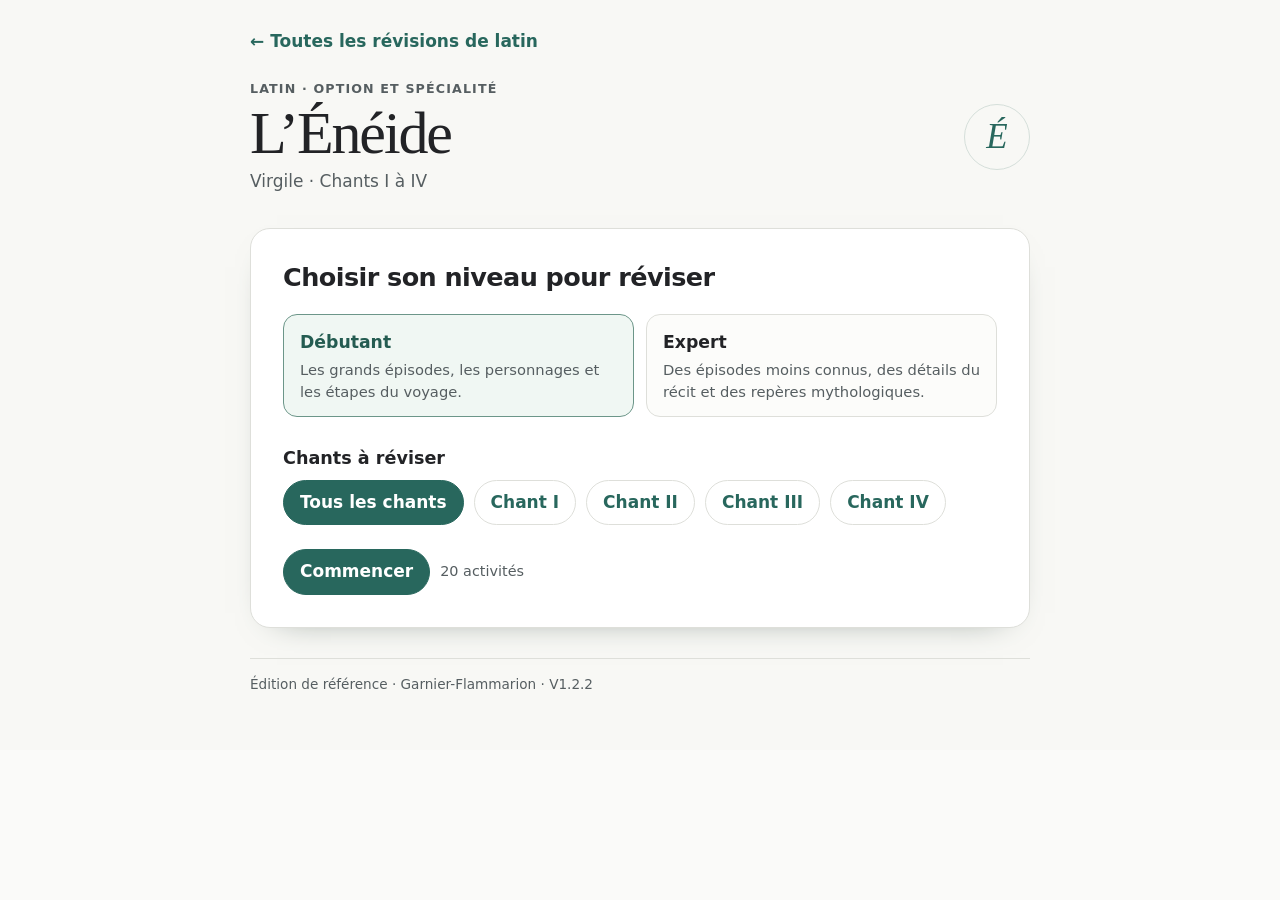
<file: latin/eneide/index.html>
<!doctype html>
<html lang="fr">
<head>
  <meta charset="utf-8">
  <meta name="viewport" content="width=device-width, initial-scale=1">
  <meta name="theme-color" content="#f8f8f5">
  <meta name="app-version" content="1.2.2">
  <title>Réviser l’Énéide · Chants I à IV</title>
  <link rel="stylesheet" href="../../shared/styles.css">
  <link rel="stylesheet" href="eneide.css?v=1.2.2">
  <script defer src="data.js?v=1.2.2"></script>
  <script defer src="app.js?v=1.2.2"></script>
</head>
<body>
  <main class="shell">
    <a class="back" href="../">← Toutes les révisions de latin</a>
    <header class="heading">
      <div>
        <p class="eyebrow">Latin · Option et spécialité</p>
        <h1>L’Énéide</h1>
        <p class="muted">Virgile · Chants I à IV</p>
      </div>
      <span class="mark" aria-hidden="true">É</span>
    </header>
    <div id="app"></div>
    <noscript>Active JavaScript pour accéder aux activités.</noscript>
    <footer>Édition de référence · Garnier-Flammarion · V1.2.2</footer>
  </main>
</body>
</html>
</file>
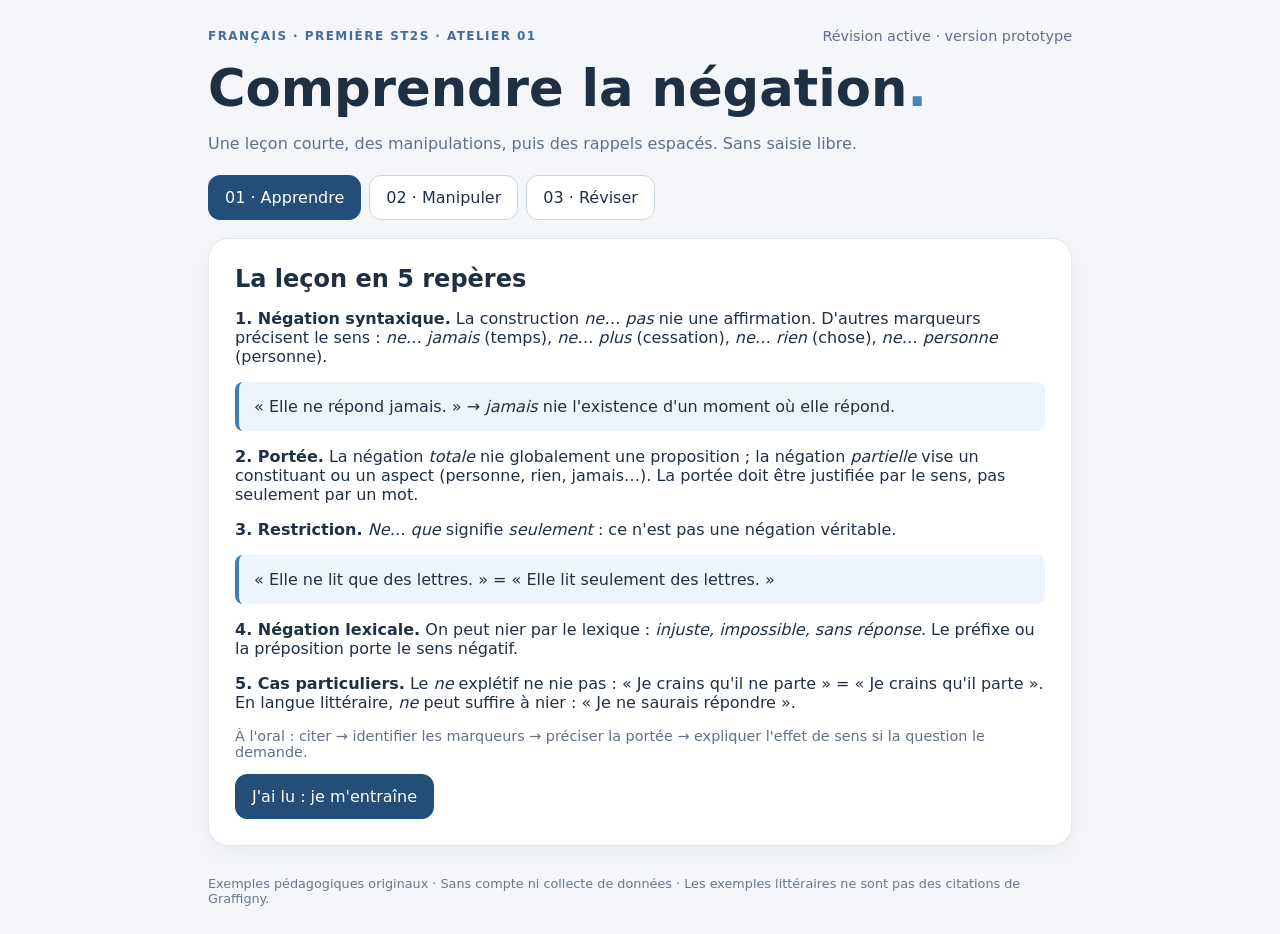
<file: fr/grammaire/negation/index.html>
<!doctype html>
<html lang="fr"><head><meta charset="utf-8"><meta name="viewport" content="width=device-width,initial-scale=1"><title>La négation · Atelier de grammaire</title>
<style>
:root{font-family:system-ui,-apple-system,Segoe UI,sans-serif;color:#203044;background:#f4f6f9}*{box-sizing:border-box}body{margin:0}.shell{max-width:900px;margin:auto;padding:28px 18px}header{display:flex;justify-content:space-between;align-items:center;gap:15px}h1{font-size:clamp(2rem,5vw,3.2rem);margin:14px 0}h2{margin:0 0 16px}.muted{color:#607087}.eyebrow{letter-spacing:.12em;text-transform:uppercase;font-weight:700;color:#426d9a;font-size:.75rem}.panel{background:white;border:1px solid #e0e6ef;border-radius:20px;padding:26px;margin:18px 0;box-shadow:0 8px 25px #1c33500b}.tabs{display:flex;gap:8px;flex-wrap:wrap;margin-top:22px}button{font:inherit;cursor:pointer;border:1px solid #cad5e2;background:white;border-radius:12px;padding:12px 16px;color:#203044}button:hover,button:focus-visible{border-color:#3768a0;outline:2px solid #3768a033}button.active,.primary{background:#234e78;color:white;border-color:#234e78}button:disabled{opacity:.5;cursor:default}.example{background:#eef4fb;padding:15px;border-left:4px solid #417eae;border-radius:8px;margin:12px 0}.options{display:grid;gap:10px;margin-top:18px}.options button{text-align:left}.good{background:#e8f5ed;border-color:#348256!important}.bad{background:#fff0ee;border-color:#bf5449!important}.feedback{padding:16px;border-radius:12px;margin-top:15px;background:#f1f5f9}.progress{height:9px;border-radius:8px;background:#e2e8f0;overflow:hidden}.progress>div{height:100%;background:#3e81ae;transition:width .2s}.small{font-size:.9rem}ul{line-height:1.8}.stats{display:flex;gap:15px;flex-wrap:wrap}.stats span{background:#eef4fb;padding:12px;border-radius:12px}.hidden{display:none}footer{font-size:.8rem;color:#68788b;margin-top:30px}@media(max-width:500px){.panel{padding:18px}header{align-items:flex-start;flex-direction:column}}</style></head>
<body><div class="shell"><header><div class="eyebrow">Français · Première ST2S · Atelier 01</div><div class="muted small">Révision active · version prototype</div></header><h1>Comprendre la négation<span style="color:#4385b6">.</span></h1><p class="muted">Une leçon courte, des manipulations, puis des rappels espacés. Sans saisie libre.</p><nav class="tabs" aria-label="Modes"><button data-tab="learn" class="active">01 · Apprendre</button><button data-tab="train">02 · Manipuler</button><button data-tab="review">03 · Réviser</button></nav>
<section id="learn" class="panel"><h2>La leçon en 5 repères</h2><p><b>1. Négation syntaxique.</b> La construction <em>ne… pas</em> nie une affirmation. D'autres marqueurs précisent le sens : <em>ne… jamais</em> (temps), <em>ne… plus</em> (cessation), <em>ne… rien</em> (chose), <em>ne… personne</em> (personne).</p><div class="example">« Elle ne répond jamais. » → <em>jamais</em> nie l'existence d'un moment où elle répond.</div><p><b>2. Portée.</b> La négation <em>totale</em> nie globalement une proposition ; la négation <em>partielle</em> vise un constituant ou un aspect (personne, rien, jamais…). La portée doit être justifiée par le sens, pas seulement par un mot.</p><p><b>3. Restriction.</b> <em>Ne… que</em> signifie <em>seulement</em> : ce n'est pas une négation véritable.</p><div class="example">« Elle ne lit que des lettres. » = « Elle lit seulement des lettres. »</div><p><b>4. Négation lexicale.</b> On peut nier par le lexique : <em>injuste, impossible, sans réponse</em>. Le préfixe ou la préposition porte le sens négatif.</p><p><b>5. Cas particuliers.</b> Le <em>ne</em> explétif ne nie pas : « Je crains qu'il ne parte » = « Je crains qu'il parte ». En langue littéraire, <em>ne</em> peut suffire à nier : « Je ne saurais répondre ».</p><p class="muted small">À l'oral : citer → identifier les marqueurs → préciser la portée → expliquer l'effet de sens si la question le demande.</p><button class="primary" id="start">J'ai lu : je m'entraîne</button></section>
<section id="train" class="panel hidden"><div class="eyebrow" id="modeLabel">Manipulation</div><h2 id="question"></h2><div class="progress" aria-label="Progression"><div id="bar"></div></div><p id="count" class="muted small"></p><div id="options" class="options"></div><div id="feedback" class="feedback hidden" role="status"></div><button id="next" class="primary hidden" style="margin-top:15px">Question suivante</button></section>
<section id="review" class="panel hidden"><h2>Mes révisions</h2><p class="muted">Les questions fragiles reviennent en priorité. Les résultats restent sur cet appareil.</p><div class="stats" id="stats"></div><p id="due"></p><button class="primary" id="reviewStart">Lancer ma révision</button><button id="reset">Effacer mes résultats</button></section><footer>Exemples pédagogiques originaux · Sans compte ni collecte de données · Les exemples littéraires ne sont pas des citations de Graffigny.</footer></div>
<script>
const Q=[
{id:"n01",q:"« Elle ne comprend pas. » Quel procédé ?",a:["Négation syntaxique","Négation lexicale","Restriction"],ok:0,why:"« ne… pas » encadre le verbe et construit la forme négative."},
{id:"n02",q:"« Elle ne parle plus. » Que signifie « plus » ?",a:["Elle n'a jamais parlé","Elle a cessé de parler","Elle parle seulement"],ok:1,why:"« ne… plus » exprime la cessation d'une situation antérieure."},
{id:"n03",q:"« Il ne connaît personne. » Sur quoi porte la négation ?",a:["La personne connue","Le lieu","La manière"],ok:0,why:"« personne » nie l'existence d'une personne connue : portée partielle."},
{id:"n04",q:"« Elle ne lit que des lettres. » Quelle reformulation conserve le sens ?",a:["Elle ne lit aucune lettre","Elle lit seulement des lettres","Elle ne lit plus de lettres"],ok:1,why:"« ne… que » marque la restriction, non une négation véritable."},
{id:"n05",q:"« Cette décision est injuste. » Quel moyen exprime la négation ?",a:["Préfixe lexical in-","Adverbe pas","Pronom personne"],ok:0,why:"Le préfixe « in- » forme un antonyme : négation lexicale."},
{id:"n06",q:"« Je crains qu'il ne parte. » Le « ne » est…",a:["Une négation totale","Explétif, sans sens négatif","Une restriction"],ok:1,why:"Après « craindre », « ne » peut être explétif : on craint bien son départ."},
{id:"n07",q:"« Je ne saurais répondre. » En langue littéraire…",a:["« ne » peut suffire à nier","La phrase est affirmative","« ne » signifie seulement"],ok:0,why:"Certains tours littéraires emploient « ne » seul avec une valeur négative."},
{id:"n08",q:"Transforme « Elle vient parfois » en négation de fréquence.",a:["Elle ne vient jamais","Elle ne vient que parfois","Elle ne vient plus"],ok:0,why:"« jamais » nie les occurrences ; « plus » indiquerait plutôt une cessation."},
{id:"n09",q:"« Il n'a aucune réponse. » « aucune » est ici…",a:["Un déterminant indéfini négatif","Un adverbe de temps","Une conjonction"],ok:0,why:"« aucune » détermine le nom « réponse »."},
{id:"n10",q:"« Elle n'aime ni le bruit ni la foule. » Le mot « ni » sert à…",a:["Coordonner des éléments niés","Introduire une cause","Marquer une restriction"],ok:0,why:"« ni… ni » coordonne les deux groupes dans la négation."},
{id:"n11",q:"Quelle phrase contient une négation totale claire ?",a:["Elle ne vient pas","Elle ne voit personne","Elle ne vient que le soir"],ok:0,why:"« ne… pas » nie globalement la proposition ; « personne » vise un constituant et « ne… que » restreint."},
{id:"n12",q:"« Sans espoir, elle attend. » Le sens négatif est exprimé par…",a:["La préposition « sans »","Une négation verbale","Une interrogation"],ok:0,why:"« sans » exprime lexicalement l'absence d'espoir."}
];
const KEY="grammaire-negation-v1";let state={};try{state=JSON.parse(localStorage.getItem(KEY)||"{}")||{}}catch{};let queue=[],pos=0,answered=false,mode="train";const $=id=>document.getElementById(id);
function save(){try{localStorage.setItem(KEY,JSON.stringify(state))}catch{}}
function tab(t){for(const s of ["learn","train","review"]){$(s).classList.toggle("hidden",s!==t);document.querySelector('[data-tab="'+s+'"]').classList.toggle("active",s===t)}if(t==="review")summary()}
document.querySelectorAll("[data-tab]").forEach(b=>b.addEventListener("click",()=>{if(b.dataset.tab==="train")begin("train");else tab(b.dataset.tab)}));
function begin(m){mode=m;let now=Date.now();queue=Q.filter(x=>m==="train"||!state[x.id]||state[x.id].due<=now).sort((a,b)=>(state[a.id]?.due||0)-(state[b.id]?.due||0));if(!queue.length)queue=Q.slice().sort((a,b)=>(state[a.id]?.level||0)-(state[b.id]?.level||0)).slice(0,5);pos=0;tab("train");render()}
function render(){answered=false;let x=queue[pos];$("modeLabel").textContent=mode==="train"?"Entraînement · manipulation":"Révision espacée";$("question").textContent=x.q;$("count").textContent="Question "+(pos+1)+" / "+queue.length;$("bar").style.width=(100*pos/queue.length)+"%";$("feedback").classList.add("hidden");$("next").classList.add("hidden");$("options").replaceChildren();x.a.forEach((a,i)=>{let b=document.createElement("button");b.textContent=a;b.addEventListener("click",()=>answer(i));$("options").append(b)})}
function answer(i){if(answered)return;answered=true;const x=queue[pos],ok=i===x.ok;let old=state[x.id]||{level:0};let level=ok?Math.min(4,old.level+1):0;let minutes=ok?[0,1440,4320,10080,43200][level]:15;state[x.id]={level,due:Date.now()+minutes*60000,attempts:(old.attempts||0)+1,success:(old.success||0)+(ok?1:0)};save();[...$("options").children].forEach((b,j)=>{b.disabled=true;if(j===x.ok)b.classList.add("good");else if(j===i)b.classList.add("bad")});$("feedback").textContent=(ok?"Bonne réponse. ":"À revoir. ")+x.why;$("feedback").classList.remove("hidden");$("next").textContent=pos===queue.length-1?"Voir mon bilan":"Question suivante";$("next").classList.remove("hidden");$("bar").style.width=(100*(pos+1)/queue.length)+"%"}
$("next").addEventListener("click",()=>{pos++;if(pos>=queue.length)tab("review");else render()});
function summary(){let done=Q.filter(x=>state[x.id]),due=Q.filter(x=>!state[x.id]||state[x.id].due<=Date.now());$("stats").replaceChildren();[done.length+" / "+Q.length+" notions travaillées",due.length+" à revoir",done.filter(x=>state[x.id].level>=3).length+" consolidées"].forEach(t=>{let s=document.createElement("span");s.textContent=t;$("stats").append(s)});$("due").textContent=due.length?"Une session courte peut commencer maintenant.":"Aucune échéance immédiate : une consolidation facultative est possible."}
$("start").addEventListener("click",()=>begin("train"));$("reviewStart").addEventListener("click",()=>begin("review"));$("reset").addEventListener("click",()=>{if(confirm("Effacer les résultats enregistrés sur cet appareil ?")){state={};save();summary()}});
</script></body></html>
</file>
<file: shared/catalog.css>
:root{font-family:Inter,ui-sans-serif,system-ui,-apple-system,"Segoe UI",Arial,sans-serif;color:#18181b;background:#fafaf9;font-synthesis:none}
*{box-sizing:border-box}body{margin:0;background:linear-gradient(180deg,#fafaf9 0,#f4f4f1 100%);min-height:100vh}
a{color:inherit}.catalog-shell{max-width:920px;margin:auto;padding:56px 22px 72px}
.eyebrow{font-size:11px;font-weight:800;letter-spacing:.15em;text-transform:uppercase;color:#0d766f;margin:0 0 12px}
h1{font-size:clamp(34px,6vw,56px);letter-spacing:-.045em;line-height:1.02;margin:0;max-width:760px}
.lead{color:#71717a;font-size:16px;line-height:1.7;max-width:680px;margin:18px 0 38px}
.grid{display:grid;grid-template-columns:repeat(2,minmax(0,1fr));gap:16px}
.card{display:flex;flex-direction:column;min-height:205px;padding:24px;border:1px solid #e5e5e1;border-radius:22px;background:rgba(255,255,255,.9);text-decoration:none;box-shadow:0 18px 40px -34px #777;transition:transform .16s ease,box-shadow .16s ease,border-color .16s ease}
.card:hover{transform:translateY(-2px);border-color:#c8d8d4;box-shadow:0 22px 45px -32px #777}.card:focus-visible{outline:3px solid #0d9488;outline-offset:3px}
.card .num{font-size:11px;font-weight:800;letter-spacing:.12em;color:#8b8b95;text-transform:uppercase}
.card h2{font-size:22px;letter-spacing:-.025em;margin:24px 0 8px}.card p{font-size:13px;line-height:1.6;color:#71717a;margin:0 0 24px}
.card .cta{margin-top:auto;font-size:13px;font-weight:750;color:#0d766f}.muted{background:#f8f8f6}
.banner{display:flex;align-items:center;gap:10px;border:1px solid #dfe9e6;background:#eef8f5;color:#285c53;border-radius:14px;padding:12px 15px;font-size:13px;margin:0 0 24px}
.dot{width:8px;height:8px;border-radius:50%;background:#0d9488;flex:0 0 auto}
.footer{border-top:1px solid #e4e4df;margin-top:42px;padding-top:19px;font-size:11px;color:#8a8a90}
.soon{display:grid;place-items:center;min-height:100vh;padding:24px}
.soon-card{width:min(650px,100%);background:#fff;border:1px solid #e5e5e1;border-radius:26px;padding:38px;box-shadow:0 24px 60px -44px #555}
.soon-card h1{font-size:clamp(31px,7vw,49px)}.soon-card .lead{margin-bottom:28px}
.badge{display:inline-flex;align-items:center;gap:8px;background:#eef8f5;color:#0d766f;font-weight:800;font-size:12px;letter-spacing:.08em;text-transform:uppercase;padding:9px 12px;border-radius:999px;margin-bottom:22px}
.back{display:inline-flex;text-decoration:none;font-size:13px;font-weight:750;color:#0d766f;padding:10px 0}
@media(max-width:680px){.catalog-shell{padding:38px 15px 55px}.grid{grid-template-columns:1fr}.card{min-height:180px}.soon-card{padding:28px 22px}}
</file>
<file: shared/styles.css>
/* apps-revision V2 · Design sobre, accessible et adaptatif */
:root{font-family:Inter,ui-sans-serif,system-ui,-apple-system,"Segoe UI",Arial,sans-serif;color:#18181b;background:#fafaf9;font-synthesis:none}*{box-sizing:border-box}body{margin:0}button{font:inherit;cursor:pointer}button:focus-visible{outline:3px solid #0d9488;outline-offset:3px}button:disabled{cursor:default}button:not(:disabled):hover{filter:brightness(.97)}.v2-page{min-height:100vh;background:#fafaf9}.v2-shell{max-width:780px;margin:auto;padding:34px 22px 60px}.v2-header{display:flex;align-items:center;justify-content:space-between;gap:24px;margin-bottom:36px}.v2-header h1{font-size:clamp(25px,4vw,35px);margin:7px 0 5px;line-height:1.12;letter-spacing:-.035em}.v2-header p{color:#71717a;margin:0;font-size:14px}.v2-eyebrow{font-size:11px;color:#85858e;font-weight:800;letter-spacing:.13em}.v2-header-ring{text-align:center;display:flex;align-items:center;flex-direction:column;gap:3px}.v2-header-ring small{font-size:10px;color:#71717a}.v2-hero{background:#fff;border:1px solid #e9e9e6;box-shadow:0 12px 35px -25px #aaa;border-radius:22px;padding:28px;margin-bottom:34px}.v2-hero h2{font-size:25px;letter-spacing:-.025em;margin:10px 0}.v2-hero>p{color:#71717a;font-size:14px;line-height:1.6}.v2-metrics{display:grid;grid-template-columns:repeat(3,1fr);gap:10px;margin:25px 0}.v2-metrics>div{background:#f4f6f5;border:1px solid #edf0ed;padding:17px 12px;border-radius:14px}.v2-metrics strong{display:block;font-size:25px;letter-spacing:-.025em}.v2-metrics span{display:block;font-size:12px;color:#60666a;margin-top:3px}.v2-primary{background:#0d766f;color:#fff;border:0;border-radius:28px;padding:13px 20px;font-weight:700;font-size:14px}.v2-hint{font-size:12px!important;color:#777783!important;line-height:1.6}.v2-section{margin-bottom:38px}.v2-section h2{font-size:20px;letter-spacing:-.02em;margin:0 0 17px}.v2-level{border:1px solid #e9e9e6;border-radius:18px;padding:22px;background:#fff;margin:12px 0}.v2-level-heading{display:flex;justify-content:space-between;gap:20px;align-items:start}.v2-level-heading small{letter-spacing:.13em;color:#8b8b95;font-size:10px;font-weight:800}.v2-level-heading h3{margin:4px 0 2px;font-size:19px}.v2-level-heading p{font-size:13px;color:#74747b;margin:5px 0 15px;line-height:1.5}.v2-percent{font-size:19px;color:#0e8078;font-weight:800;white-space:nowrap}.v2-module-grid{display:flex;flex-wrap:wrap;gap:9px}.v2-module-grid button,.v2-themes button{border:1px solid #e7e7e6;border-radius:12px;background:#fdfdfc;padding:10px 13px;font-size:13px;font-weight:650;color:#29292f}.v2-module-grid .selected,.v2-themes .selected{background:#e4f6f1;border-color:#0d9488;color:#08645e}.v2-module-nav{margin-bottom:24px}.v2-themes{display:flex;flex-wrap:wrap;gap:8px;margin:15px 0}.v2-note{padding:22px;border:1px dashed #dadbd6;border-radius:17px;color:#656570;font-size:13px;line-height:1.6}.v2-note h3{margin:0 0 5px;color:#333}.v2-note p{margin:0}.v2-footer{display:flex;justify-content:space-between;gap:20px;align-items:center;border-top:1px solid #e8e8e4;padding-top:22px;color:#89898d;font-size:11px}.v2-footer button{border:0;background:none;color:#777;text-decoration:underline;font-size:11px}.v2-session-top{display:flex;justify-content:space-between;align-items:center;gap:16px;color:#777;font-size:12px;margin:10px 0 22px}.v2-session-top button{background:none;border:0;font-size:13px;font-weight:700;color:#45454a}.v2-progressbar{height:6px;border-radius:7px;background:#e8ecea;margin:0 0 19px;overflow:hidden}.v2-progressbar div{height:100%;background:#0d9488;transition:width .2s}.v2-question{background:#fff;border:1px solid #e8e8e4;border-radius:22px;padding:28px;box-shadow:0 12px 30px -28px #999}.v2-question-label{color:#0a8178;font-size:11px;font-weight:800;letter-spacing:.12em}.v2-question-text{font-size:20px;font-weight:650;line-height:1.55;white-space:pre-line;margin:18px 0 23px}.v2-prompt{border-left:3px solid #0d9488;padding:10px 15px;background:#f4f9f8;font-size:14px;line-height:1.65}.v2-options{display:grid;gap:10px}.v2-options button,.v2-actions button{border:1px solid #e1e3df;padding:13px;border-radius:13px;background:#fafafa;color:#29292f;text-align:left}.v2-options button:disabled{opacity:.65}.v2-options button.v2-correct{background:#e5f7e9;border-color:#64c68a;opacity:1}.v2-feedback{margin:20px 0 5px;padding:18px;background:#f2f8f5;border:1px solid #d8e9df;border-radius:13px;color:#285847;font-size:14px;line-height:1.65}.v2-feedback p{margin:8px 0}.v2-actions{display:flex;gap:12px;margin-top:15px}.v2-actions button{flex:1;text-align:center;font-weight:700}.v2-next{display:flex;align-items:center;justify-content:space-between;gap:14px;margin:21px 0;color:#71717a;font-size:13px}@media(max-width:560px){.v2-shell{padding:23px 14px 46px}.v2-header{align-items:start}.v2-header h1{font-size:25px}.v2-hero{padding:21px}.v2-metrics{gap:6px}.v2-metrics>div{padding:12px 8px}.v2-metrics strong{font-size:21px}.v2-metrics span{font-size:10px}.v2-question{padding:21px}.v2-question-text{font-size:17px}.v2-footer{flex-direction:column;align-items:start}.v2-next{align-items:start;flex-direction:column}}


/* Compatibilité V1 : utilitaires CSS locaux, sans Tailwind CDN. */
html{line-height:1.5;-webkit-text-size-adjust:100%}body{line-height:inherit}button{font-family:inherit}svg{display:block;vertical-align:middle}blockquote{margin:0}p,h1,h2,h3,h4{margin-top:0}button{background-color:transparent}
.relative{position:relative}
.absolute{position:absolute}
.inset-0{inset:0}
.grid{display:grid}
.flex{display:flex}
.flex-1{flex:1 1 0%}
.flex-wrap{flex-wrap:wrap}
.items-center{align-items:center}
.items-start{align-items:flex-start}
.justify-between{justify-content:space-between}
.justify-center{justify-content:center}
.place-items-center{place-items:center}
.shrink-0{flex-shrink:0}
.font-sans{font-family:ui-sans-serif,system-ui,-apple-system,Segoe UI,Arial,sans-serif}
.font-bold{font-weight:700}
.font-semibold{font-weight:600}
.italic{font-style:italic}
.uppercase{text-transform:uppercase}
.tabular-nums{font-variant-numeric:tabular-nums}
.text-left{text-align:left}
.text-center{text-align:center}
.text-xs{font-size:.75rem;line-height:1rem}
.text-sm{font-size:.875rem;line-height:1.25rem}
.text-lg{font-size:1.125rem;line-height:1.75rem}
.text-xl{font-size:1.25rem;line-height:1.75rem}
.text-2xl{font-size:1.5rem;line-height:2rem}
.text-\[11px\]{font-size:11px}
.text-\[15px\]{font-size:15px}
.leading-relaxed{line-height:1.625}
.leading-snug{line-height:1.375}
.tracking-\[0\.16em\]{letter-spacing:.16em}
.border{border-width:1px;border-style:solid}
.border-2{border-width:2px;border-style:solid}
.border-t{border-top-width:1px;border-top-style:solid}
.border-transparent{border-color:transparent}
.rounded-full{border-radius:9999px}
.rounded-xl{border-radius:.75rem}
.rounded-2xl{border-radius:1rem}
.w-6{width:1.5rem}
.h-6{height:1.5rem}
.w-full{width:100%}
.min-h-56{min-height:14rem}
.gap-1{gap:.25rem}
.gap-2{gap:.5rem}
.gap-3{gap:.75rem}
.gap-6{gap:1.5rem}
.mb-4{margin-bottom:1rem}
.mb-5{margin-bottom:1.25rem}
.mb-6{margin-bottom:1.5rem}
.mb-8{margin-bottom:2rem}
.mr-1\.5{margin-right:.375rem}
.mt-1{margin-top:.25rem}
.mt-2{margin-top:.5rem}
.mt-3{margin-top:.75rem}
.mt-4{margin-top:1rem}
.mt-5{margin-top:1.25rem}
.p-1{padding:.25rem}
.p-4{padding:1rem}
.p-5{padding:1.25rem}
.p-7{padding:1.75rem}
.p-8{padding:2rem}
.px-2\.5{padding-left:.625rem;padding-right:.625rem}
.px-4{padding-left:1rem;padding-right:1rem}
.px-5{padding-left:1.25rem;padding-right:1.25rem}
.py-1{padding-top:.25rem;padding-bottom:.25rem}
.py-2\.5{padding-top:.625rem;padding-bottom:.625rem}
.py-3\.5{padding-top:.875rem;padding-bottom:.875rem}
.pt-3{padding-top:.75rem}
.transition-all{transition-property:all;transition-timing-function:cubic-bezier(.4,0,.2,1);transition-duration:150ms}
.bg-\[\#FAFAF9\]{background-color:#FAFAF9}
.bg-\[\#F4F4F1\]{background-color:#F4F4F1}
.bg-white{background-color:#fff}
.text-\[\#18181B\]{color:#18181B}
.text-\[\#52525B\]{color:#52525B}
.text-\[\#A1A1AA\]{color:#A1A1AA}
.border-\[\#E8E8E4\]{border-color:#E8E8E4}
.shadow-\[0_1px_2px_rgba\(0\,0\,0\,0\.04\)\,0_16px_40px_-24px_rgba\(0\,0\,0\,0\.18\)\]{box-shadow:0 1px 2px rgba(0,0,0,.04),0 16px 40px -24px rgba(0,0,0,.18)}
.space-y-2 > :not([hidden]) ~ :not([hidden]){margin-top:.5rem}
.space-y-2\.5 > :not([hidden]) ~ :not([hidden]){margin-top:.625rem}
.hover\:\-translate-y-px:hover{transform:translateY(-1px)}
.active\:scale-\[0\.97\]:active{transform:scale(.97)}
.active\:scale-\[0\.99\]:active{transform:scale(.99)}
.disabled\:opacity-40:disabled{opacity:.4}
.hover\:opacity-70:hover{opacity:.7}
.hover\:opacity-75:hover{opacity:.75}
</file>
<file: latin/eneide/eneide.css>
:root {
  --accent: #28675d;
  --ink: #222326;
  --muted: #565e61;
  --border: #dedfda;
  --paper: #f8f8f5;
}
body { background: var(--paper); color: var(--ink); font-size: 17px; line-height: 1.6; }
.shell { max-width: 820px; margin: auto; padding: 28px 20px 55px; }
.back { color: var(--accent); font-weight: 750; text-decoration: none; }
.back:hover { text-decoration: underline; }
.heading, .session-top { display: flex; justify-content: space-between; gap: 16px; align-items: center; }
.heading { margin: 24px 0 32px; }
.heading p, .module p { margin: 0; }
.heading h1 { font: 500 clamp(42px, 8vw, 60px) / 1.05 Georgia, serif; letter-spacing: -.035em; margin: 3px 0; }
.eyebrow { color: var(--muted); font-size: .79rem; font-weight: 800; letter-spacing: .09em; text-transform: uppercase; }
.mark { display: grid; place-items: center; width: 66px; height: 66px; flex-shrink: 0; border: 1px solid #d5dfda; border-radius: 50%; color: var(--accent); font: italic 35px Georgia, serif; }
.muted, footer { color: var(--muted); }
.panel {
  background: white;
  border: 1px solid var(--border);
  border-radius: 20px;
  padding: clamp(20px, 4vw, 32px);
  box-shadow: 0 12px 35px -27px #64746b;
}
.panel h2 { margin: 0 0 12px; line-height: 1.3; letter-spacing: -.022em; }
.panel p { margin: 0 0 14px; }
.panel p:last-child { margin-bottom: 0; }
.level-cards {
  display: grid;
  grid-template-columns: repeat(2, minmax(0, 1fr));
  gap: 12px;
  margin-top: 20px;
}
.level-card {
  background: #fcfcfa;
  color: var(--ink);
  text-align: left;
  border: 1px solid var(--border);
  border-radius: 14px;
  padding: 14px 16px;
}
.level-card strong { display: block; font-size: 1.08rem; margin-bottom: 3px; }
.level-card span { display: block; color: var(--muted); font-size: .92rem; line-height: 1.45; }
.level-card[aria-pressed="true"] { border-color: #6c9689; background: #f0f7f3; color: #245c51; }
.actions, .filters { display: flex; flex-wrap: wrap; gap: 10px; align-items: center; }
.quiz-actions { margin-top: 24px; }
.quiz-actions .muted { font-size: .9rem; }
.filter-heading { margin: 27px 0 8px; font-size: 1.1rem; }
button { font: inherit; cursor: pointer; }
button:focus-visible, a:focus-visible { outline: 3px solid #337e72; outline-offset: 3px; }
button:disabled { cursor: default; }
.primary, .secondary, .filter { border-radius: 24px; padding: 8px 16px; font-weight: 750; }
.primary { background: var(--accent); color: white; border: 1px solid var(--accent); }
.primary:disabled { background: #e8ebe8; border-color: var(--border); color: var(--muted); }
.secondary, .filter { background: white; color: var(--accent); border: 1px solid var(--border); }
.secondary:hover, .filter:hover { border-color: var(--accent); }
.filter[aria-pressed="true"] { color: white; background: var(--accent); border-color: var(--accent); }
.link-button { background: transparent; padding: 5px 0; border: 0; }
.progress { width: 100%; height: 9px; display: block; margin: 12px 0 19px; accent-color: var(--accent); }
.tags { display: flex; flex-wrap: wrap; gap: 7px; margin-bottom: 12px; }
.tag { background: #eaf4ef; color: #295e51; border-radius: 7px; padding: 3px 9px; font-size: .83rem; font-weight: 700; }
.choices { display: grid; gap: 9px; margin: 14px 0; }
.choice { background: #fcfcfb; color: var(--ink); border: 1px solid var(--border); border-radius: 11px; padding: 10px 14px; text-align: left; }
.choice:not(:disabled):hover, .choice[aria-pressed="true"] { border-color: var(--accent); background: #eaf4ef; }
.choice.good { background: #e6f4ea; border-color: #6a9c78; }
.choice.wrong { background: #fff0ed; border-color: #b67d75; }
.feedback { background: #f0f7f3; border: 1px solid #d8e9df; border-radius: 13px; padding: 16px; margin: 16px 0; }
.feedback h3 { font-size: 1.04rem; margin: 0 0 8px; }
.feedback ul, .feedback ol { margin: 0 0 12px; padding-left: 24px; }
.extra { border-left: 3px solid #a68e60; padding-left: 12px; }
.reference { font-size: .87rem; color: var(--muted); }
footer { margin-top: 30px; border-top: 1px solid var(--border); padding-top: 15px; font-size: .85rem; }
@media (max-width: 560px) {
  .shell { padding: 17px 14px 34px; }
  .level-cards { grid-template-columns: 1fr; }
  .mark { width: 49px; height: 49px; font-size: 27px; }
}
.feedback .extra {
  margin: 14px 0;
  padding: 11px 14px;
  background: #fffcf4;
  border-radius: 0 9px 9px 0;
  font-size: .92rem;
}
.extra strong { display: block; margin-bottom: 4px; color: #604d31; }
</file>
